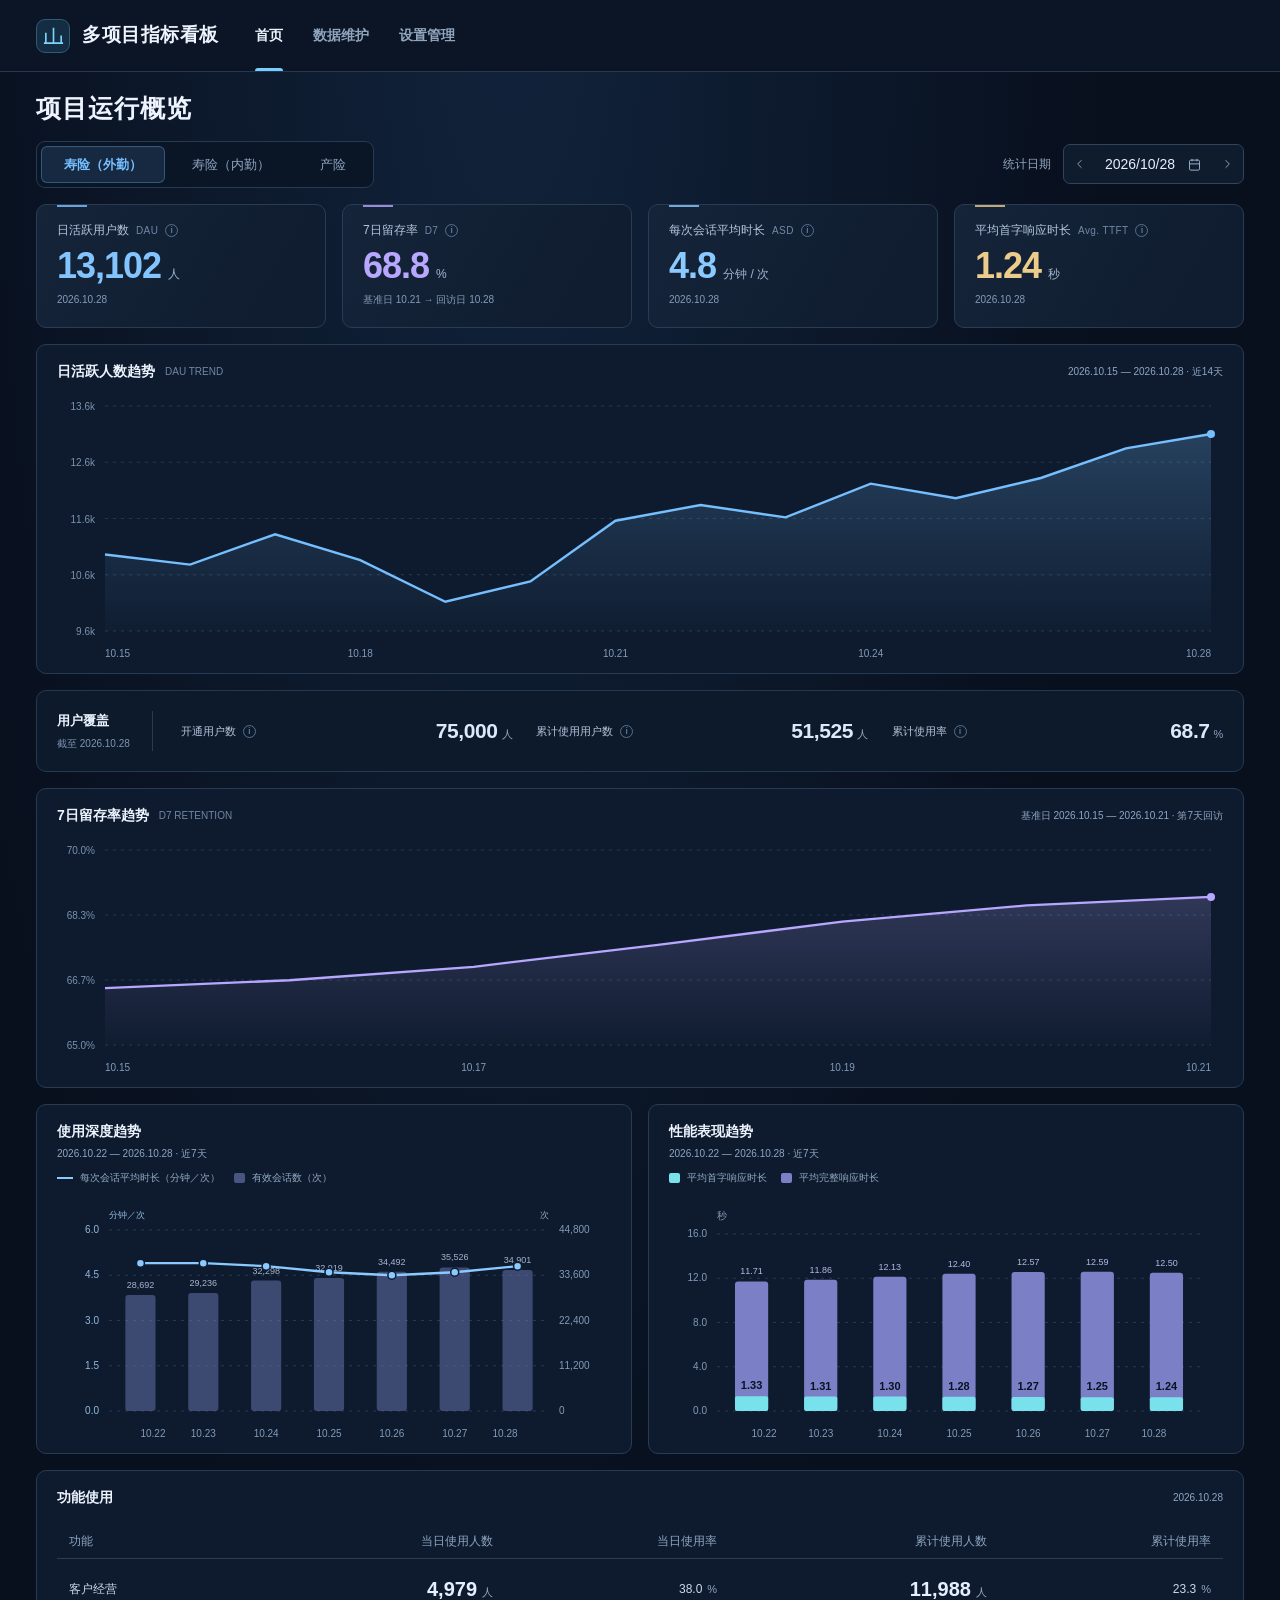
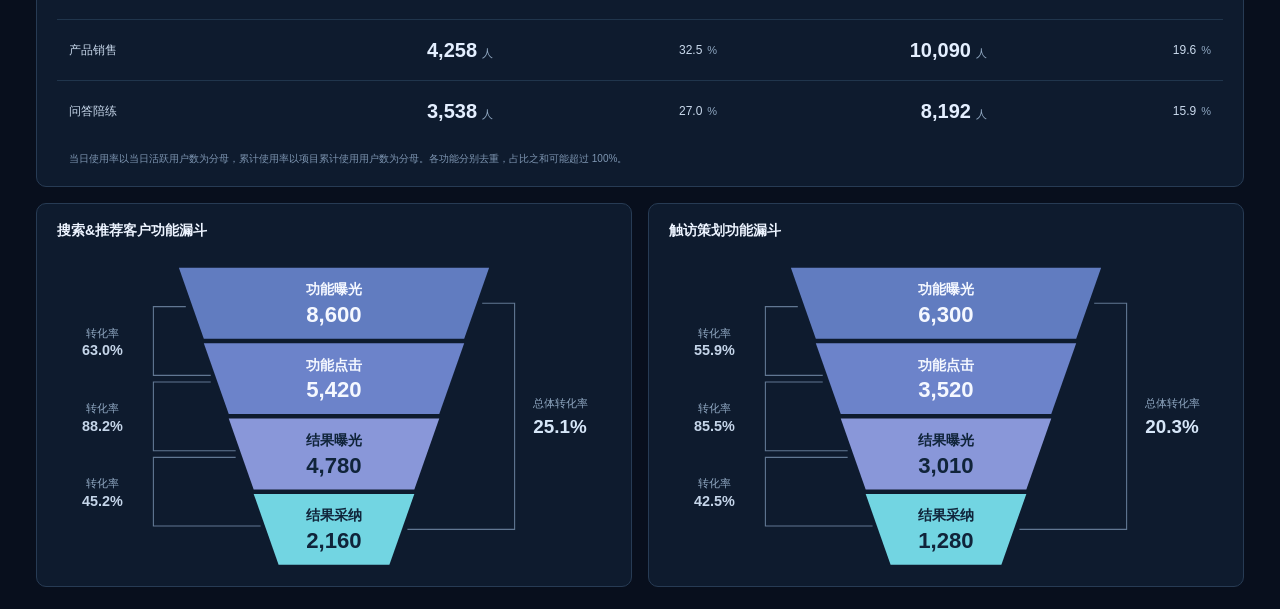
<file: 原型图/index.html>
<!doctype html>
<html lang="zh-CN">
<head>
<meta charset="utf-8">
<meta name="viewport" content="width=device-width, initial-scale=1">
<title>多项目指标看板</title>
<meta http-equiv="refresh" content="0;url=Dashboard首页_PC_v1.html#home">
</head>
<body><a href="Dashboard首页_PC_v1.html#home">进入首页</a></body>
</html>
</file>
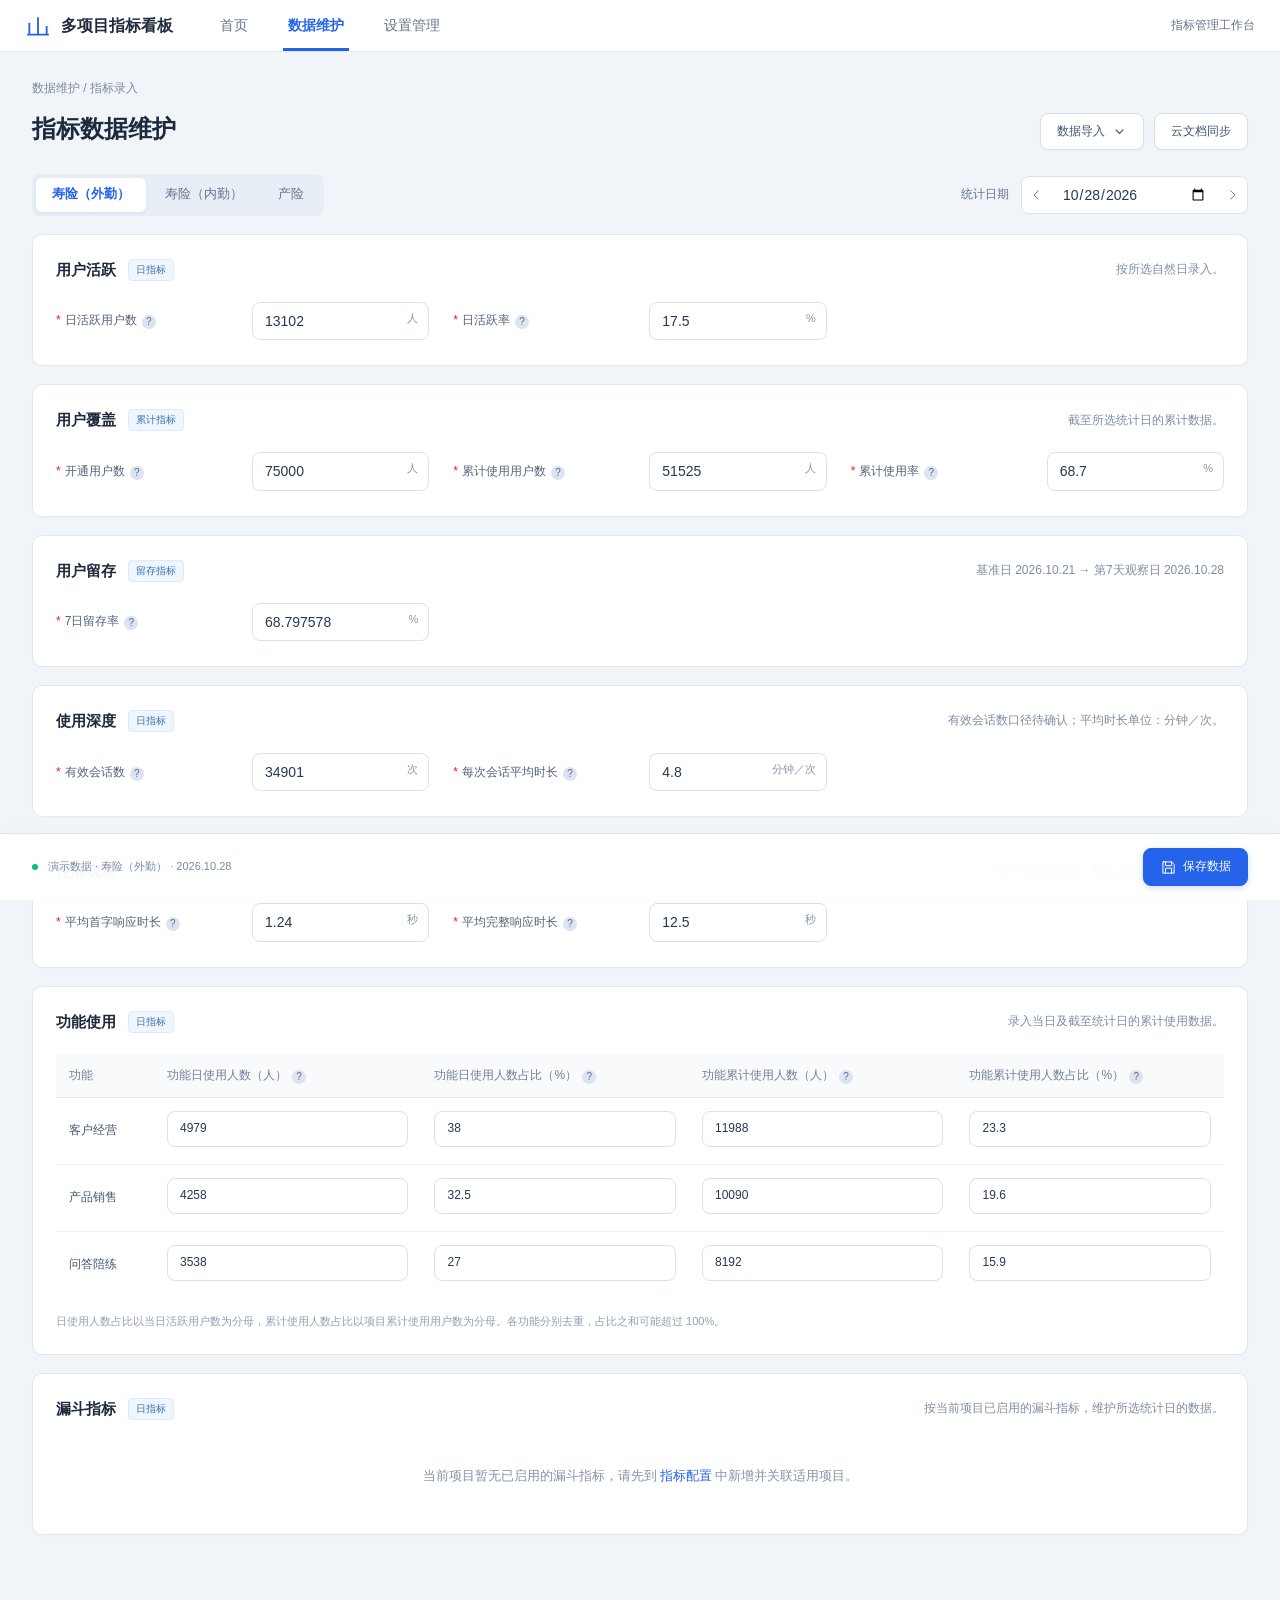
<file: 原型图/Dashboard数据维护_PC_v1.html>
<!doctype html>
<html lang="zh-CN"><head><meta charset="utf-8"><meta name="viewport" content="width=device-width,initial-scale=1"><title>数据维护 · 多项目指标看板</title>
<style>
:root{color-scheme:light;--blue:#2563eb;--ink:#1e293b;--muted:#64748b;--line:#e2e8f0;--bg:#f1f5f9;--radius:10px}*{box-sizing:border-box}body{margin:0;font:14px/1.6 'Noto Sans SC',-apple-system,BlinkMacSystemFont,sans-serif;color:var(--ink);background:var(--bg);font-variant-numeric:tabular-nums}button,input,select{font:inherit}button,a,select{cursor:pointer}button:disabled{cursor:not-allowed;opacity:.5}a{color:inherit;text-decoration:none}button:focus-visible,a:focus-visible,input:focus-visible,select:focus-visible{outline:2px solid #60a5fa;outline-offset:3px}button{transition:background .15s,border-color .15s}.topbar{height:52px;border-bottom:1px solid var(--line);background:#fff;display:flex;align-items:center;padding:0 25px;gap:42px;position:sticky;top:0;z-index:30}.brand{font-size:16px;font-weight:650;display:flex;gap:10px;align-items:center;white-space:nowrap}.brand svg{width:26px;height:26px;color:var(--blue)}.topnav{display:flex;height:100%;align-items:stretch;gap:30px}.topnav a,.topnav button{border:0;background:none;display:flex;align-items:center;padding:0 5px;color:#64748b;position:relative;font-size:14px}.topnav a.active{color:var(--blue);font-weight:600}.topnav a.active:after{content:'';position:absolute;height:3px;background:var(--blue);bottom:0;left:0;right:0}.topnote{margin-left:auto;color:#64748b;font-size:12px}.main{margin-left:0;padding:27px 32px 90px;max-width:1800px}.breadcrumb{font-size:12px;color:#7d8a9c;margin-bottom:14px}.page-heading{display:flex;align-items:center;justify-content:space-between;gap:20px;margin-bottom:23px}h1{font-size:24px;font-weight:600;line-height:1.4;margin:0 0 5px}.subtitle{font-size:12px;color:#7a899e;margin:0}.button{border:1px solid #d5dfeb;background:#fff;color:#42536b;padding:8px 16px;border-radius:8px;display:inline-flex;align-items:center;justify-content:center;gap:7px;font-size:12px;min-height:36px;font-weight:500;transition:all .15s ease;box-shadow:0 1px 2px rgba(15,42,75,.04)}.button:hover{background:#f8fafc;border-color:#93b4d8;box-shadow:0 2px 6px rgba(15,42,75,.08)}.button:active{transform:translateY(1px)}.button.primary{background:var(--blue);border-color:var(--blue);color:white;box-shadow:0 2px 6px rgba(37,99,235,.22)}.button.primary:hover{background:#1d4ed8;border-color:#1d4ed8;box-shadow:0 3px 8px rgba(37,99,235,.3)}.button svg{width:15px;height:15px}.actions{display:flex;align-items:center;gap:10px;flex-wrap:wrap}.panel{background:#fff;border:1px solid var(--line);border-radius:var(--radius);box-shadow:0 2px 6px #153a6703}.context-bar{display:flex;align-items:center;gap:22px;flex-wrap:wrap;margin-bottom:20px;background:#fff;border:1px solid var(--line);border-radius:10px;padding:16px 20px;box-shadow:0 2px 6px #153a6703}.context-grid{display:grid;grid-template-columns:minmax(210px,240px) minmax(170px,200px);gap:20px}label.field-label{display:block;font-size:12px;color:#52627a;margin:0 0 7px}.required{color:#dc2626;margin-right:4px}input,select{border:1px solid #d8e1ed;background:white;border-radius:8px;min-height:36px;padding:7px 12px;color:#253952;width:100%;transition:border-color .15s ease,box-shadow .15s ease}input[type=number]{appearance:textfield;-moz-appearance:textfield}input::-webkit-inner-spin-button{appearance:none}input:hover:not(:focus):not(:disabled),select:hover:not(:focus):not(:disabled){border-color:#b9c8dc}input:focus,select:focus{border-color:#60a5fa;outline:none;box-shadow:0 0 0 3px #dbeafe}input:disabled,select:disabled{background:#f6f8fb;color:#8793a5;cursor:default}input::placeholder{color:#a8b3c2;font-size:12px}.tabs{display:flex;gap:25px;border-bottom:1px solid #e2e8f0;background:white;padding:0 23px;border-radius:10px 10px 0 0;overflow:auto;white-space:nowrap}.tabs button{border:0;background:none;padding:15px 0;color:#687b93;font-size:13px;position:relative}.tabs button.active{color:#2563eb;font-weight:600}.tabs button.active:after{content:'';position:absolute;height:2px;bottom:0;left:0;right:0;background:#2563eb}.entry-grid{display:block}.form-panel{border-radius:10px;padding:23px}.section-heading{display:flex;justify-content:flex-start;align-items:center;gap:12px;margin-bottom:20px}.section-heading h2{font-size:15px;margin:0;font-weight:600}.heading-hint{font-size:12px;color:#7d8da2;margin-left:auto}.dropdown{position:relative;display:inline-flex}.dropdown-menu{display:none;position:absolute;top:calc(100% + 6px);left:0;min-width:150px;background:#fff;border:1px solid var(--line);border-radius:7px;box-shadow:0 8px 24px rgba(15,42,75,.12);z-index:60;padding:5px;flex-direction:column}.dropdown-menu.open{display:flex}.dropdown-item{display:flex;align-items:center;gap:8px;width:100%;padding:9px 12px;border:0;background:none;border-radius:5px;font-size:13px;color:#33415a;text-align:left}.dropdown-item:hover{background:#f1f5f9;color:var(--blue)}.tag{font-size:10px;border:1px solid #dbeafe;background:#eff6ff;color:#3b6eb2;padding:2px 7px;border-radius:4px;white-space:nowrap}.tag.gray{background:#f8fafc;color:#718198;border-color:#e2e8f0}.form-hint{font-size:12px;color:#7d8da2;margin:-9px 0 18px;line-height:1.8}.fields{display:grid;grid-template-columns:repeat(3,1fr);gap:20px 24px}.field{display:flex;align-items:center;flex-wrap:wrap;gap:0 12px}.field .field-label{flex-shrink:0;text-align:right;margin:0;white-space:nowrap}.field .input-wrap{flex:1;min-width:0}.field .field-error{flex-basis:100%;margin-top:2px}.input-wrap{position:relative}.input-wrap input{padding-right:50px}.input-unit{position:absolute;right:11px;top:8px;font-size:11px;color:#8795a8;pointer-events:none}.help-tip{display:inline-flex;align-items:center;justify-content:center;width:14px;height:14px;margin-left:5px;border-radius:50%;background:#dbe4f0;color:#5b6b84;font-size:10px;line-height:1;cursor:help;position:relative;vertical-align:-1px}.help-tip:hover::after,.help-tip:focus::after{content:attr(data-tip);position:absolute;bottom:130%;left:50%;transform:translateX(-50%);background:#1f3d64;color:#fff;font-size:11px;line-height:1.5;padding:7px 10px;border-radius:6px;white-space:normal;width:220px;max-width:240px;z-index:50;box-shadow:0 4px 14px rgba(0,0,0,.16);pointer-events:none}.help-tip:hover::before,.help-tip:focus::before{content:'';position:absolute;bottom:130%;left:50%;transform:translateX(-50%) translateY(6px);border:5px solid transparent;border-top-color:#1f3d64;z-index:50;pointer-events:none}.field-error{font-size:11px;color:#dc2626;margin-top:4px;min-height:0}.invalid input{border-color:#ef4444}.savebar{position:fixed;bottom:0;left:0;right:0;min-height:67px;padding:13px 32px;background:#fffffff5;border-top:1px solid #e2e8f0;display:flex;justify-content:space-between;align-items:center;gap:20px;z-index:15;box-shadow:0 -4px 18px #284a7105}.save-state{color:#7a8ca3;font-size:11px;display:flex;gap:10px;align-items:center}.status-dot{width:6px;height:6px;border-radius:50%;background:#a4b1c3;display:inline-block}.status-dot.dirty{background:#f59e0b}.status-dot.saved{background:#10b981}.savebar .button{min-width:105px}.error-banner{padding:10px 13px;border:1px solid #fecaca;background:#fff6f6;border-radius:5px;color:#b91c1c;font-size:12px;margin-bottom:18px}.error-banner:empty{display:none}.info-line{padding:10px 13px;border:1px solid #dbeafe;background:#f6faff;color:#4f74a8;font-size:11px;border-radius:5px;margin-top:18px}.feature-entry{overflow:auto}.data-table{width:100%;border-collapse:collapse;font-size:12px}.data-table th{color:#718198;font-weight:500;text-align:left;background:#f8fafc;padding:12px 13px;white-space:nowrap;border-bottom:1px solid #e2e8f0}.data-table td{padding:13px;border-bottom:1px solid #edf1f6;color:#425771;vertical-align:middle}.data-table tbody tr:last-child td{border-bottom:0}.data-table input{min-width:100px;width:115px;font-size:12px}.data-table .field-error{max-width:130px}.table-wrap{overflow:auto;max-height:550px}.table-wrap thead th{position:sticky;top:0;z-index:1}.function-foot{font-size:11px;color:#90a0b3;margin-top:15px}.empty-state{text-align:center;padding:65px 20px;color:#8190a5}.empty-state svg{width:44px;height:44px;color:#bdcbdc;margin-bottom:10px}.empty-state h3{font-size:14px;color:#5b6f8b;font-weight:500;margin:0 0 6px}.empty-state p{font-size:12px;margin:0}.subhead{font-size:13px;font-weight:500;margin:25px 0 12px}.import-layout{padding:24px}.upload-box{border:1px dashed #b7cce5;border-radius:8px;min-height:155px;display:flex;flex-direction:column;align-items:center;justify-content:center;gap:8px;background:#fbfdff;margin-top:19px;position:relative}.upload-box svg{width:28px;height:28px;color:#6b99d9}.upload-box strong{font-size:13px;font-weight:500;color:#526a8c}.upload-box small{color:#93a3b8;font-size:11px}.upload-box input{position:absolute;inset:0;width:100%;height:100%;opacity:0;cursor:pointer}.import-actions{display:flex;justify-content:space-between;align-items:center;gap:15px;margin:20px 0}.import-stat{font-size:12px;color:#637c99}.import-stat strong{color:#2563eb}.history-panel{padding:22px}.history-toolbar{display:flex;justify-content:space-between;gap:20px;margin-bottom:18px;font-size:12px;color:#768ba4}.history-toolbar input{max-width:250px}.text-button{border:none;background:none;color:#2563eb;font-size:12px;padding:2px 0}.change-detail{margin-top:20px;background:#f8fafc;border:1px solid #e2e8f0;border-radius:6px;padding:16px}.change-detail h3{font-size:13px;margin:0 0 12px}.sync-panel{padding:26px}.sync-top{display:flex;align-items:center;justify-content:space-between;gap:20px}.sync-top h2{font-size:16px;font-weight:600;margin:0}.sync-steps{display:grid;grid-template-columns:repeat(3,1fr);gap:18px;margin-top:28px}.sync-step{padding:20px;border:1px solid #e2e8f0;border-radius:7px}.sync-step strong{display:block;color:#526b8b;font-weight:500;font-size:13px;margin-bottom:8px}.sync-step p{margin:0;color:#91a1b5;font-size:12px}.notice{border-left:3px solid #cbd5e1;background:#f8fafc;padding:13px 16px;font-size:12px;color:#768aa3;margin-top:25px}.toast{position:fixed;top:69px;left:calc(50% + 100px);transform:translateX(-50%);background:#fff;border:1px solid #cbdced;box-shadow:0 5px 20px #1f41651f;border-radius:6px;padding:11px 18px;z-index:60;color:#31567d;font-size:12px;max-width:80vw}.toast[hidden]{display:none}[hidden]{display:none!important}.chip{font-size:10px;padding:2px 6px;border-radius:3px;background:#eff6ff;color:#4f78af}.chip.warn{background:#fff7ed;color:#b87e35}.counter{font-size:10px;margin-left:5px;color:#94a3b8}.confirm-reset{background:#fff7ed;border:1px solid #fed7aa;padding:10px 13px;border-radius:5px;margin-bottom:18px;display:flex;align-items:center;justify-content:space-between;gap:20px;font-size:12px;color:#9a672a}.readonly-note{font-size:11px;color:#8798af}.main h3{font-weight:500}body.collapsed .sidebar{width:52px;padding-left:7px;padding-right:7px}body.collapsed .side-link{padding:12px 10px}body.collapsed .side-link span,body.collapsed .side-title,body.collapsed .side-bottom{display:none}body.collapsed .main{margin-left:52px}body.collapsed .savebar{left:52px}body.collapsed .collapse{transform:rotate(180deg)}
@media(max-width:1250px){.entry-grid{grid-template-columns:1fr}.context-grid{gap:14px}.main{padding:24px 24px 90px}.topnote{display:none}.topbar{gap:32px}.fields{grid-template-columns:1fr 1fr;gap:18px}}@media(max-width:980px){.context-grid{grid-template-columns:1fr 1fr}.tabs{gap:19px}.topbar{gap:22px}.brand{font-size:14px}.topnav{gap:20px}}@media(max-width:720px){.main{padding:20px 15px 100px}.savebar{padding:12px 15px}.topbar{padding:0 14px;gap:18px}.brand svg{display:none}.brand{font-size:13px}.topnav{gap:14px}.topnav a,.topnav button{font-size:12px}.context-grid{grid-template-columns:1fr}.fields{grid-template-columns:1fr}.page-heading{align-items:flex-start;flex-direction:column}.tabs{padding:0 16px;gap:20px}.form-panel{padding:20px 16px}.save-state{max-width:150px;line-height:1.5}.sync-steps{grid-template-columns:1fr}.toast{left:50%}h1{font-size:22px}}@media(prefers-reduced-motion:reduce){*{transition:none!important}}
.form-panel .fields>.field{min-width:0;--metric-label-width:184px}.form-panel .fields>.field>.field-label{text-align:left;flex:0 0 var(--metric-label-width);width:var(--metric-label-width);max-width:var(--metric-label-width);white-space:normal;overflow-wrap:anywhere;line-height:1.6}.form-panel .fields>.field>.input-wrap{flex:1 1 0;min-width:0}.form-panel .fields>.field>.field-error{padding-left:calc(var(--metric-label-width) + 12px)}@media(max-width:720px){.form-panel .fields>.field{--metric-label-width:148px}}
.context-bar{background:transparent;border:0;box-shadow:none;padding:0;margin-bottom:18px}.context-grid{display:flex;align-items:center;justify-content:space-between;gap:16px;width:100%;flex-wrap:wrap}.project-switch{display:inline-flex;gap:3px;padding:4px;background:#e8eef6;border-radius:8px}.project-switch button{min-height:34px;padding:6px 16px;border:0;border-radius:6px;background:transparent;color:#64748b;font-size:13px;white-space:nowrap}.project-switch button.active{background:#fff;color:#2563eb;font-weight:600;box-shadow:0 1px 4px #0f2a7512}.date-switch{display:flex;align-items:center;gap:12px;flex-wrap:wrap}.date-switch>label{font-size:12px;color:#64748b;white-space:nowrap}.demo-range{font-size:11px;color:#94a3b8}.date-stepper{display:flex;align-items:center;gap:0;background:#fff;border:1px solid #d8e1ed;border-radius:8px;overflow:hidden}.date-stepper input{width:165px;border:0;border-radius:0;min-height:36px;padding:6px 10px}.date-stepper button{display:flex;align-items:center;justify-content:center;width:30px;height:36px;border:0;background:#fff;color:#64748b;flex-shrink:0}.date-stepper button:hover:not(:disabled){background:#eff6ff;color:#2563eb}.date-stepper svg{width:14px;height:14px}.date-stepper #nextDataDate svg{transform:rotate(180deg)}@media(max-width:720px){.demo-range{display:none}.context-grid{align-items:flex-start}.project-switch button{padding:6px 10px}}
.form-panel+.form-panel{margin-top:18px}.section-heading{flex-wrap:wrap}.heading-hint{max-width:65%}.feature-entry .data-table{min-width:760px}.feature-entry .data-table input{width:100%;min-width:120px}.feature-entry .help-tip:after{left:auto;right:0;transform:none}.feature-entry .help-tip:before{display:none}@media(max-width:720px){.heading-hint{margin-left:0;max-width:100%;flex-basis:100%}}
.funnel-metrics-empty{padding:25px 12px;text-align:center;color:#8793a5;font-size:13px}.funnel-metrics-empty a{color:#2563eb;margin:0 3px}.funnel-metric-code{display:block;color:#94a3b8;font-size:10px;font-weight:400;line-height:1.4}
</style></head>
<body>
<header class="topbar"><a class="brand" href="Dashboard首页_PC_v1.html#home"><svg viewBox="0 0 24 24" fill="none" stroke="currentColor" stroke-width="1.7"><path d="M4 20V9m8 11V4m8 16v-8M2 20h20"/></svg>多项目指标看板</a><nav class="topnav" aria-label="主导航"><a href="Dashboard首页_PC_v1.html#home">首页</a><a class="active" aria-current="page" href="#entry">数据维护</a><a href="Dashboard设置管理_PC_v1.html#projects">设置管理</a></nav><span class="topnote">指标管理工作台</span></header>
<main class="main"><div class="breadcrumb" id="breadcrumb">数据维护 / 指标录入</div><div class="page-heading"><div><h1 id="pageTitle">指标数据维护</h1><p class="subtitle" id="pageSubtitle">按项目、统计日期维护指标数据。</p></div><div class="actions" id="headingActions"></div></div>
<section class="context-bar" id="contextPanel"><div class="context-grid" id="contextGrid"></div></section>
<div class="tabs" role="tablist" aria-label="指标维度" id="categoryTabs"></div>
<section id="content"></section>
</main>
<footer class="savebar" id="savebar"><div class="save-state" id="saveState"></div><div class="actions"><button class="button primary" id="save"></button></div></footer>
<div class="toast" id="toast" role="status" aria-live="polite" hidden></div>
<script>
const $=s=>document.querySelector(s),$$=s=>Array.from(document.querySelectorAll(s));
const icon=(paths)=>`<svg viewBox="0 0 24 24" fill="none" stroke="currentColor" stroke-width="1.6" stroke-linecap="round" stroke-linejoin="round">${paths}</svg>`;
const icons={entry:icon('<path d="M14 3H5v18h14V8l-5-5Z"/><path d="M14 3v5h5M8 13h8m-8 4h6"/>'),import:icon('<path d="M12 16V3m-4 4 4-4 4 4M4 14v6h16v-6"/>'),history:icon('<path d="M3 11a9 9 0 1 1 2 7M3 4v7h7m2-5v6l4 2"/>'),sync:icon('<path d="M20 8a8 8 0 0 0-14-3L3 8m0-5v5h5m-4 8a8 8 0 0 0 14 3l3-3m0 5v-5h-5"/>'),arrow:icon('<path d="m14 5-7 7 7 7"/>'),save:icon('<path d="M4 3h13l4 4v14H3V3h1Zm3 0v6h10V3M7 21v-8h10v8"/>'),upload:icon('<path d="M12 16V3m-4 4 4-4 4 4M3 15v6h18v-6"/>'),empty:icon('<path d="M6 3h9l4 4v14H5V3h1Zm9 0v5h4M8 13h8m-8 4h5"/>')};
const projects=[{id:'life',name:'寿险（外勤）',functions:['客户经营','产品销售','问答陪练']},{id:'life-office',name:'寿险（内勤）',functions:['营销规划','面谈追踪','智能问数','内容创作']},{id:'property',name:'产险',functions:[]}];
const categories=[['activity','用户活跃'],['coverage','用户覆盖'],['retention','用户留存'],['depth','使用深度'],['performance','性能表现'],['functions','功能使用'],['funnel','漏斗指标']];
const metricCatalog=[{"category": "用户活跃", "english": "DAU / Daily Active Users", "name": "日活跃用户数", "key": true, "definition": "统计自然日内，至少发生过一次有效使用行为的去重用户数；同一用户当日多次使用只计 1 人。"}, {"category": "用户活跃", "english": "DAU Rate / Daily Active User Rate", "name": "日活跃率", "key": false, "definition": "日活跃用户数（DAU）÷ 同项目截至当日的开通用户数 × 100%。分子、分母采用相同用户范围。"}, {"category": "用户覆盖", "english": "Enabled Users", "name": "开通用户数", "key": false, "definition": "截至统计日，自项目上线以来累计获得使用权限的去重用户数；同一用户多次开通只计 1 人。"}, {"category": "用户覆盖", "english": "Cumulative Unique Users", "name": "累计使用用户数", "key": false, "definition": "自项目上线至统计日，至少发生过一次有效使用行为的去重用户数；同一用户跨日、跨会话只计 1 人。"}, {"category": "用户覆盖", "english": "Cumulative Adoption Rate", "name": "累计使用率", "key": false, "definition": "截至统计日的累计使用用户数 ÷ 同口径开通用户数 × 100%。分子、分母使用同一项目、同一统计截止日及用户范围。"}, {"category": "用户留存", "english": "D7 Retention / Day 7 Retention Rate", "name": "7日留存率", "key": true, "definition": "基准日 D 的活跃用户中，在 D+7 当天再次有效使用的去重人数 ÷ 基准日 D 的活跃用户数 × 100%。D 不限首次使用日；仅展示 D+7 已结束的批次，不按后续 7 天内任意回访计算。"}, {"category": "使用深度", "english": "", "name": "有效会话数", "key": false, "definition": ""}, {"category": "使用深度", "english": "ASD / Average Session Duration", "name": "每次会话平均时长", "key": true, "definition": "统计期内已结束的有效会话总时长 ÷ 同期已结束的有效会话数。分子、分母采用同一批会话；单位：分钟/次。会话起止及空闲处理规则待埋点方案确认。"}, {"category": "性能表现", "english": "Avg. TTFT / Average Time to First Token", "name": "平均首字响应时长", "key": true, "definition": "同一批可统计成功请求中，前端呈现首个有效回答内容时间与用户发送指令时间之差的总和 ÷ 请求数；单位：秒。不将加载提示或“思考中”状态计为首字。"}, {"category": "性能表现", "english": "Avg. Full Response Time", "name": "平均完整响应时长", "key": false, "definition": "同一批可统计成功请求中，前端完整呈现回答的结束时间与用户发送指令时间之差的总和 ÷ 请求数；单位：秒。包含开始推理前等待、首字等待及后续生成过程。"}, {"category": "功能使用", "english": "Feature UV / Feature Unique Users", "name": "功能日使用人数", "key": false, "definition": "统计期内，至少有效使用过一次指定功能的去重用户数；同一用户在同一功能中使用多次只计 1 人。不同功能分别去重。"}, {"category": "功能使用", "english": "Feature User Share", "name": "功能日使用人数占比", "key": false, "definition": "统计期内指定功能的去重使用人数 ÷ 同项目同期活跃用户数 × 100%。分子、分母采用相同用户范围；同一用户可使用多个功能，各功能占比之和可能超过 100%。"}, {"category": "功能使用", "english": "Cumulative Feature Unique Users", "name": "功能累计使用人数", "key": false, "definition": "自指定功能上线至统计日，至少有效使用过一次该功能的去重用户数；同一用户跨日、跨会话只计 1 人。"}, {"category": "功能使用", "english": "Cumulative Feature User Share", "name": "功能累计使用人数占比", "key": false, "definition": "截至统计日，指定功能累计去重使用人数 ÷ 同项目、同用户范围的累计使用用户数 × 100%。分子、分母使用同一截止日；各功能分别统计，占比之和可能超过 100%。"}];
const definition=name=>metricCatalog.find(m=>m.name===name)?.definition||'指标口径待确认（《项目指标与统计口径》暂未填写）。';
const titles={entry:['指标数据维护',''],import:['指标数据批量导入','下载当前维度的模板，校验文件后按统计期间批量保存。'],history:['数据校验与修改记录','查看各项目在本浏览器中的保存记录和修改明细。'],sync:['云文档同步','查看云文档数据来源与同步状态。']};
const names={day:'日',week:'周',month:'月'},today='2026-10-30',storageKey='dashboard-maintenance-v1';
const state={view:'entry',project:'life',category:'coverage',period:'day',anchor:'2026-10-28',cutoff:'2026-10-28',drafts:{},dirty:false,errors:{},importRows:[],importErrors:[],importFile:'',historyQuery:''};
let store={records:[],history:[]},storageAvailable=true;
try{const s=localStorage.getItem(storageKey);if(s){const v=JSON.parse(s);if(Array.isArray(v.records)&&Array.isArray(v.history))store=v}}catch{storageAvailable=false}
const esc=v=>String(v??'').replace(/[&<>"']/g,c=>({'&':'&amp;','<':'&lt;','>':'&gt;','"':'&quot;',"'":'&#39;'}[c]));
const clone=v=>JSON.parse(JSON.stringify(v));
const pretty=d=>d.replaceAll('-','.');
function parse(d){return new Date(d+'T12:00:00')}
function dateKey(d){return `${d.getFullYear()}-${String(d.getMonth()+1).padStart(2,'0')}-${String(d.getDate()).padStart(2,'0')}`}
function shift(d,n){const t=parse(d);t.setDate(t.getDate()+n);return dateKey(t)}
function monday(d){const t=parse(d);t.setDate(t.getDate()-(t.getDay()+6)%7);return dateKey(t)}
function rangeFor(cat){return{start:state.cutoff,end:state.cutoff}}
function metadata(){return metaOf(state.category)}
function recordKey(m){return [m.project,m.category,m.period,m.start,m.end,m.actualEnd].join('|')}
function savedCurrent(){return store.records.find(r=>r.key===recordKey(metadata()))}
function n(d,k){const v=d[k];return v===undefined||v===null||String(v).trim()===''?null:Number(v)}
function project(){return projects.find(p=>p.id===state.project)}
function configuredFunnelMetrics(pid){try{const settings=JSON.parse(localStorage.getItem('dashboard-settings-v2')||'{}');return(Array.isArray(settings.metrics)?settings.metrics:[]).filter(m=>m.dim==='漏斗指标'&&m.enabled!==false&&(m.projects||[]).includes(pid))}catch{return[]}}
function fields(cat,pid=state.project){if(cat==='funnel')return configuredFunnelMetrics(pid).map(m=>({id:m.id,label:m.name,code:m.code,unit:m.unit||'',kind:['人','次'].includes(m.unit)?'int':'decimal',help:m.definition||'指标口径待确认。'}));const make=(id,label,unit,kind='decimal')=>({id,label,unit,kind,help:definition(label)});if(cat==='activity')return[make('activeDay','日活跃用户数','人','int'),make('activeRateDay','日活跃率','%')];if(cat==='coverage')return[make('enabled','开通用户数','人','int'),make('cumulative','累计使用用户数','人','int'),make('rate','累计使用率','%')];if(cat==='retention')return[make('d7RetentionRate','7日留存率','%')];if(cat==='depth')return[make('completedSessionCount','有效会话数','次','int'),make('sessionDurationAvg','每次会话平均时长','分钟／次')];if(cat==='performance')return[make('ttftDay','平均首字响应时长','秒'),make('completeDay','平均完整响应时长','秒')];return projects.find(p=>p.id===pid).functions.flatMap((name,i)=>[make('f'+i+'Day',name+'·功能日使用人数','人','int'),make('f'+i+'ShareDay',name+'·功能日使用人数占比','%'),make('f'+i+'Cumulative',name+'·功能累计使用人数','人','int'),make('f'+i+'CumShare',name+'·功能累计使用人数占比','%')].map(f=>({...f,help:definition(f.label.split('·')[1])})))}

function validate(data,m,partial=false){const err={},fs=fields(m.category,m.project);if([m.start,m.end,m.actualEnd].some(d=>!/^\d{4}-\d{2}-\d{2}$/.test(d||'')||Number.isNaN(parse(d).getTime())||dateKey(parse(d))!==d))err['_all_'+m.category]='请填写有效的统计日期';for(const f of fs){const raw=String(data[f.id]??'').trim();if(!raw){if(!partial&&!(f.id==='sessionDurationAvg'&&n(data,'completedSessionCount')===0))err[f.id]='请填写'+f.label;continue}const valid=f.kind==='int'?(/^\d+$/.test(raw)&&Number.isSafeInteger(Number(raw))):/^\d+(\.\d{1,6})?$/.test(raw);if(!valid||!Number.isFinite(Number(raw)))err[f.id]=f.kind==='int'?'请输入非负整数':'请输入非负数，最多 6 位小数';else if(f.unit==='%'&&Number(raw)>100)err[f.id]='比例应在 0～100% 之间'}
if(m.category==='coverage'&&n(data,'cumulative')!==null&&n(data,'enabled')!==null&&n(data,'cumulative')>n(data,'enabled'))err.cumulative='累计使用人数不能超过开通用户数';
if(m.category==='performance'&&n(data,'ttftDay')!==null&&n(data,'completeDay')!==null&&n(data,'ttftDay')>n(data,'completeDay'))err.completeDay='完整响应时长不能小于首字响应时长';
if(m.category==='depth'&&n(data,'completedSessionCount')===0&&n(data,'sessionDurationAvg')!==null)err.sessionDurationAvg='有效会话数为 0 时，平均时长应留空';
if(m.category==='functions')projects.find(p=>p.id===m.project).functions.forEach((_,i)=>{const a=n(data,'f'+i+'Day'),b=n(data,'f'+i+'Cumulative');if(a!==null&&b!==null&&a>b)err['f'+i+'Day']='功能日使用人数不能超过累计使用人数'});
if(m.actualEnd>today)err['_all_'+m.category]='不能保存未来日期的数据';if(m.category==='retention'&&m.actualEnd>=today)err['_all_'+m.category]='仅可保存第7天观察日已结束的留存数据';if(m.start!==m.end||m.start!==m.actualEnd)err['_all_'+m.category]='统计开始日、结束日与数据截止日须一致';return err}

function toast(t){$('#toast').textContent=t;$('#toast').hidden=false;clearTimeout(window.toastTimer);window.toastTimer=setTimeout(()=>$('#toast').hidden=true,4200)}
function persist(next){try{localStorage.setItem(storageKey,JSON.stringify(next));store=next;storageAvailable=true;return true}catch{toast('保存失败：当前浏览器无法写入本地存储，请检查存储权限或空间。');return false}}
function loadDraft(){state.drafts={};for(const cat of categories.map(c=>c[0])){const saved=store.records.find(r=>r.key===recordKey(metaOf(cat)));state.drafts[cat]=Object.fromEntries(fields(cat).filter(f=>saved?.data[f.id]!==undefined).map(f=>[f.id,saved.data[f.id]]))}state.dirty=false;state.errors={};state.importRows=[];state.importErrors=[];state.importFile=''}
function saveRecord(data,m,source='手工录入',target=store){const k=recordKey(m),old=target.records.find(r=>r.key===k),id='r'+Date.now()+Math.random().toString(36).slice(2,6),at=new Date().toLocaleString('zh-CN',{hour12:false});const rec={key:k,meta:clone(m),data:m.category==='funnel'?{...clone(old?.data||{}),...clone(data)}:clone(data),source,at,id:old?.id||id};target.records=target.records.filter(r=>r.key!==k);target.records.push(rec);target.history.unshift({id,at,key:k,meta:clone(m),before:old?.data||{},after:clone(data),source,action:old?'修改':'新增'});return rec}
function save(){state.errors={};let hasError=false;const next=clone(store);let savedCount=0;for(const cat of categories.map(c=>c[0])){if(cat==='functions'&&!project().functions.length)continue;const m=metaOf(cat),data=cat==='funnel'?Object.fromEntries(fields(cat).filter(f=>Object.hasOwn(draftOf(cat),f.id)).map(f=>[f.id,draftOf(cat)[f.id]])):draftOf(cat);if(!fields(cat).some(f=>String(data[f.id]??'').trim()!==''))continue;const err=validate(data,m);if(Object.keys(err).length){hasError=true;Object.assign(state.errors,err)}else if(Object.values(data).some(v=>String(v??'').trim()!=='')){saveRecord(data,m,'手工录入',next);savedCount++}}if(hasError){renderContent();const first=$('#errorBanner-'+categories.find(c=>state.errors['_all_'+c[0]]||Object.keys(state.errors).some(k=>fields(c[0]).some(f=>state.errors[f.id])))?.[0]);if(first)first.scrollIntoView({block:'center',behavior:'smooth'});return}if(persist(next)){state.dirty=false;drafts.clear();renderAll();toast(savedCount?`已保存 ${savedCount} 个维度到当前浏览器。`:'未填写任何数据。')}}
function draftOf(cat){return state.drafts[cat]??(state.drafts[cat]={})}
function fieldHtml(f,cat){const d=draftOf(cat);return `<div class="field ${state.errors[f.id]?'invalid':''}" id="wrap-${f.id}"><label class="field-label" for="input-${f.id}">${f.id==='sessionDurationAvg'&&n(d,'completedSessionCount')===0?'':'<span class="required">*</span>'}${esc(f.label)}${cat==='funnel'?`<small class="funnel-metric-code">${esc(f.code||'')}</small>`:''}${f.help?`<span class="help-tip" tabindex="0" data-tip="${esc(f.help)}">?</span>`:''}</label><div class="input-wrap"><input id="input-${f.id}" data-field="${f.id}" data-cat="${cat}" inputmode="${f.kind==='int'?'numeric':'decimal'}" value="${esc(d[f.id]??'')}" placeholder="${f.kind==='int'?'请输入人数或次数':'请输入数值'}" autocomplete="off" aria-describedby="error-${f.id}"><span class="input-unit">${esc(f.unit)}</span></div><div class="field-error" id="error-${f.id}">${esc(state.errors[f.id]||'')}</div></div>`}
function functionHtml(cat){if(!project().functions.length)return `<div class="empty-state">${icons.empty}<h3>该项目尚未配置功能清单</h3><p>配置完成后，可维护各功能的使用数据。</p></div>`;const d=draftOf(cat);const columns=[['Day','功能日使用人数','人'],['ShareDay','功能日使用人数占比','%'],['Cumulative','功能累计使用人数','人'],['CumShare','功能累计使用人数占比','%']];return `<div class="feature-entry"><table class="data-table"><thead><tr><th>功能</th>${columns.map(c=>`<th>${c[1]}（${c[2]}）<span class="help-tip" tabindex="0" data-tip="${esc(definition(c[1]))}">?</span></th>`).join('')}</tr></thead><tbody>${project().functions.map((name,i)=>`<tr><td>${esc(name)}</td>${columns.map(([suffix,label,unit])=>{const key='f'+i+suffix;return `<td><input data-field="${key}" data-cat="${cat}" aria-label="${name}·${label}" inputmode="${unit==='人'?'numeric':'decimal'}" placeholder="—" value="${esc(d[key]??'')}"><div class="field-error" id="error-${key}">${esc(state.errors[key]||'')}</div></td>`}).join('')}</tr>`).join('')}</tbody></table></div><div class="function-foot">日使用人数占比以当日活跃用户数为分母，累计使用人数占比以项目累计使用用户数为分母。各功能分别去重，占比之和可能超过 100%。</div>`}
function sectionHtml(cat){const descriptor=cat==='coverage'?'累计指标':cat==='retention'?'留存指标':'日指标';const hints={activity:'按所选自然日录入。',coverage:'截至所选统计日的累计数据。',retention:'基准日 '+pretty(shift(state.cutoff,-7))+' → 第7天观察日 '+pretty(state.cutoff),depth:'有效会话数口径待确认；平均时长单位：分钟／次。',performance:'同一批成功请求，均从发送指令开始计时。',functions:'录入当日及截至统计日的累计使用数据。',funnel:'按当前项目已启用的漏斗指标，维护所选统计日的数据。'};return `<section class="panel form-panel" data-section="${cat}"><div class="section-heading"><h2>${categories.find(x=>x[0]===cat)[1]}</h2><span class="tag">${descriptor}</span><span class="heading-hint">${hints[cat]}</span></div><div class="error-banner" id="errorBanner-${cat}">${state.errors['_all_'+cat]?esc(state.errors['_all_'+cat]):''}</div>${cat==='functions'?functionHtml(cat):cat==='funnel'&&!fields(cat).length?`<div class="funnel-metrics-empty">当前项目暂无已启用的漏斗指标，请先到<a href="Dashboard设置管理_PC_v1.html#metrics">指标配置</a>中新增并关联适用项目。</div>`:`<div class="fields">${fields(cat).map(f=>fieldHtml(f,cat)).join('')}</div>`}${cat==='retention'&&draftOf(cat).d7RetentionRate===undefined&&store.records.some(r=>r.meta.project===state.project&&r.meta.category==='retention'&&r.meta.actualEnd===state.cutoff&&r.data.retentionRate!==undefined)?'<div class="info-line">已有次周留存数据保留在历史记录中，请按7日留存口径重新维护。</div>':''}</section>`}

function formHtml(){return `<div class="entry-grid">${categories.map(c=>sectionHtml(c[0])).join('')}</div>`}
function metaOf(cat){const r=rangeFor(cat);const m={project:state.project,category:cat,period:cat==='coverage'?'cumulative':'day',anchor:state.cutoff,cutoff:state.cutoff,start:r.start,end:r.end,actualEnd:r.end};if(cat==='retention'){m.baselineDate=shift(r.end,-7);m.observationDate=r.end}return m}


function demoDataFor(projectIndex,dateIndex){const round=(v,n=1)=>Number(v.toFixed(n)),enabled=[75000,20000,10000][projectIndex],cumulative=[[50800,51000,51240,51525],[10830,10900,10960,11040],[4110,4160,4210,4260]][projectIndex][dateIndex],activeDay=Math.round([13102,3016,1186][projectIndex]*[.88,.94,.97,1][dateIndex]),date='2026-10-'+(25+dateIndex),i=11+dateIndex,series=[[10420,10960,10780,11320,10860,10120,10480,11560,11840,11620,12220,11960,12320,12846,13102],[2180,2260,2140,2340,2490,2310,2240,2380,2570,2460,2690,2810,2780,2968,3016],[760,810,790,850,870,820,840,910,920,890,970,1020,1080,1152,1186]][projectIndex],cohort=series[i-7],offset=3-dateIndex,target=[.688,.642,.605][projectIndex]-offset*.004+Math.sin(offset*1.1)*.002;const data={coverage:{enabled,cumulative,rate:round(cumulative/enabled*100)},activity:{activeDay,activeRateDay:round(activeDay/enabled*100)},depth:{completedSessionCount:Math.round(activeDay*(2.6+Math.sin(i*.65)*.2)),sessionDurationAvg:round([4.8,5.6,4.2][projectIndex]+(activeDay/series.at(-1)-1)*1.2+(Math.sin(i*.9)-Math.sin(14*.9))*.22)},performance:{ttftDay:round(1.18+projectIndex*.2+dateIndex*.02,2),completeDay:round(11.6+projectIndex*1.2+dateIndex*.3)},retention:{d7RetentionRate:round(Math.round(cohort*target)/cohort*100,6)},functions:{}};projects[projectIndex].functions.forEach((_,j)=>{const cum=Math.round((12000-j*1900)*[1,.23,.09][projectIndex]*(.96+dateIndex*.013)),users=Math.min(cum,Math.round(activeDay*(.38-j*.055)));Object.assign(data.functions,{['f'+j+'Day']:users,['f'+j+'ShareDay']:round(users/activeDay*100),['f'+j+'Cumulative']:cum,['f'+j+'CumShare']:round(cum/cumulative*100)})});return data}
function seedDemoData(){const next=clone(store);let added=0;projects.forEach((p,i)=>{for(let d=0;d<4;d++){const date='2026-10-'+(25+d),data=demoDataFor(i,d);for(const [cat] of categories){if(cat==='funnel')continue;if(cat==='functions'&&!p.functions.length)continue;const meta={project:p.id,category:cat,period:cat==='coverage'?'cumulative':'day',anchor:date,cutoff:date,start:date,end:date,actualEnd:date};if(cat==='retention'){meta.baselineDate=shift(date,-7);meta.observationDate=date}const old=next.records.find(r=>r.key===recordKey(meta));if(old){if(old.source!=='演示造数')continue;const missing=Object.fromEntries(Object.entries(data[cat]).filter(([k])=>old.data[k]===undefined));if(!Object.keys(missing).length)continue;saveRecord({...old.data,...missing},meta,'演示造数',next);added++;continue}if(Object.keys(validate(data[cat],meta)).length)throw Error('演示数据校验失败：'+p.id+' '+date+' '+cat);saveRecord(data[cat],meta,'演示造数',next);added++}}});if(added){store=next;try{localStorage.setItem(storageKey,JSON.stringify(next))}catch{storageAvailable=false}}return added}

function refreshState(){const saved=store.records.filter(r=>r.meta.project===state.project&&r.meta.actualEnd===state.cutoff),isDemo=saved.length&&saved.every(r=>r.source==='演示造数');$('#saveState').innerHTML=`<span class="status-dot ${state.dirty?'dirty':saved.length?'saved':''}"></span>${state.dirty?'有未保存的修改':isDemo?'演示数据 · '+project().name+' · '+pretty(state.cutoff):saved.length?'当前项目与日期已保存到本浏览器':'当前项目与统计日期尚无保存记录'}`}
function contextHtml(){return `<div class="project-switch" role="group" aria-label="切换项目">${projects.map(p=>`<button type="button" data-project-switch="${p.id}" class="${state.project===p.id?'active':''}" aria-pressed="${state.project===p.id}">${p.name}</button>`).join('')}</div><div class="date-switch"><label for="cutoff">统计日期</label><div class="date-stepper"><button type="button" id="prevDataDate" aria-label="前一天">${icons.arrow}</button><input id="cutoff" type="date" value="${state.cutoff}" max="${today}" aria-label="切换统计日期"><button type="button" id="nextDataDate" aria-label="后一天" ${state.cutoff>=today?'disabled':''}>${icons.arrow}</button></div></div>`}
function changeContext(mutator){if(state.dirty){stashDraft()}mutator();loadDraft();restoreDraft();renderAll()}
const drafts=new Map();function stashDraft(){for(const cat of categories.map(c=>c[0]))drafts.set(recordKey(metaOf(cat)),{data:clone(draftOf(cat))})}
function restoreDraft(){for(const cat of categories.map(c=>c[0])){const d=drafts.get(recordKey(metaOf(cat)));if(d){state.drafts[cat]=clone(d.data);state.dirty=true}}}
function bindContext(){$$('[data-project-switch]').forEach(button=>button.onclick=()=>{if(button.dataset.projectSwitch!==state.project)changeContext(()=>state.project=button.dataset.projectSwitch)});$('#cutoff').onchange=e=>{if(!e.target.value){e.target.value=state.cutoff;return}if(e.target.value>today){toast('不能选择未来日期。');e.target.value=state.cutoff;return}changeContext(()=>{state.cutoff=e.target.value;state.anchor=e.target.value})};$('#prevDataDate').onclick=()=>changeContext(()=>{state.cutoff=shift(state.cutoff,-1);state.anchor=state.cutoff});$('#nextDataDate').onclick=()=>{if(state.cutoff>=today)return;changeContext(()=>{state.cutoff=shift(state.cutoff,1);state.anchor=state.cutoff})}}
function bindImportDropdown(){const btn=$('#importBtn'),menu=$('#importMenu');btn.onclick=e=>{e.stopPropagation();menu.classList.toggle('open');btn.setAttribute('aria-expanded',menu.classList.contains('open'))};$('#menuTemplate').onclick=()=>{menu.classList.remove('open');btn.setAttribute('aria-expanded','false');downloadTemplate()};$('#menuUpload').onclick=()=>{menu.classList.remove('open');btn.setAttribute('aria-expanded','false');if(state.dirty){stashDraft()}location.hash='import'};document.addEventListener('click',e=>{if(menu.classList.contains('open')&&!btn.contains(e.target)){menu.classList.remove('open');btn.setAttribute('aria-expanded','false')}})}
function renderAll(){const t=titles[state.view];$('#pageTitle').textContent=t[0];$('#pageSubtitle').textContent=t[1];$('#breadcrumb').textContent='数据维护 / '+({entry:'指标录入',import:'批量导入',history:'校验与修改记录',sync:'云文档同步'}[state.view]);$$('[data-view]').forEach(a=>a.classList.toggle('active',a.dataset.view===state.view));$('#contextPanel').hidden=state.view==='sync';$('#contextGrid').innerHTML=contextHtml();if(state.view!=='sync')bindContext();$('#categoryTabs').hidden=true;$('#headingActions').innerHTML=state.view==='entry'?`<div class="dropdown" id="importDropdown"><button class="button" id="importBtn">数据导入<svg viewBox="0 0 24 24" fill="none" stroke="currentColor" stroke-width="2" width="14" height="14"><path d="m6 9 6 6 6-6"/></svg></button><div class="dropdown-menu" id="importMenu"><button class="dropdown-item" id="menuTemplate">模板下载</button><button class="dropdown-item" id="menuUpload">数据上传</button></div></div><button class="button" id="syncBtn">云文档同步</button>`:state.view==='import'?'<button class="button" id="backEntry">返回录入</button>':state.view==='sync'?'<button class="button" id="backEntry">返回录入</button>':state.view==='history'?'<button class="button" id="backEntry">返回录入</button>':'';$('#savebar').hidden=state.view!=='entry';$('#save').innerHTML=icons.save+'保存数据';renderContent();refreshState();if($('#template'))$('#template').onclick=downloadTemplate;if($('#importBtn'))bindImportDropdown();if($('#syncBtn'))$('#syncBtn').onclick=()=>{if(state.dirty){stashDraft()}location.hash='sync'};if($('#backEntry'))$('#backEntry').onclick=()=>{location.hash='entry'}}
function renderContent(){$('#content').innerHTML=state.view==='entry'?formHtml():state.view==='import'?importHtml():state.view==='history'?historyHtml():syncHtml();if(state.view==='entry'){$$('[data-field]').forEach(input=>{input.oninput=()=>{const cat=input.dataset.cat;draftOf(cat)[input.dataset.field]=input.value;state.dirty=true;const partial=validate(draftOf(cat),metaOf(cat),true),error=partial[input.dataset.field]||'';const el=$('#error-'+input.dataset.field);if(el)el.textContent=error;input.closest('.field')?.classList.toggle('invalid',!!error)}})}if(state.view==='import')bindImport();if(state.view==='history')bindHistory()}
function fillSample(){const i=projects.findIndex(p=>p.id===state.project),d=Math.max(0,Math.min(3,Math.round((parse(state.cutoff)-parse('2026-10-25'))/86400000)));state.drafts=clone(demoDataFor(i,d));state.dirty=true;state.errors={};renderContent();toast('已填入演示样本，尚未保存。')}

function historyHtml(){let rows=store.history.filter(h=>h.meta.project===state.project&&h.meta.category===state.category);if(state.historyQuery)rows=rows.filter(h=>(h.at+' '+h.source+' '+h.meta.start).includes(state.historyQuery));return `<section class="panel history-panel"><div class="history-toolbar"><span>共 ${rows.length} 条修改记录</span><label class="field-label" for="historyCatSelect">维度</label><select id="historyCatSelect">${categories.map(([id,name])=>`<option value="${id}" ${state.category===id?'selected':''}>${name}</option>`).join('')}</select><input id="historySearch" placeholder="搜索日期或来源" value="${esc(state.historyQuery)}" aria-label="搜索修改记录"></div>${rows.length?`<div class="table-wrap"><table class="data-table"><thead><tr><th>保存时间</th><th>统计期间</th><th>操作</th><th>来源</th><th></th></tr></thead><tbody>${rows.map(h=>`<tr><td>${esc(h.at)}</td><td>${pretty(h.meta.start)}${h.meta.start!==h.meta.end?'–'+pretty(h.meta.end):''}</td><td><span class="chip">${h.action}</span></td><td>${h.source}</td><td><button class="text-button" data-history="${h.id}">查看明细</button></td></tr>`).join('')}</tbody></table></div>`:`<div class="empty-state">${icons.empty}<h3>未找到匹配结果</h3><p>当前项目与维度尚无保存记录。</p></div>`}<div id="changeDetail"></div></section>`}
function bindHistory(){$('#historyCatSelect')&&($('#historyCatSelect').onchange=e=>{state.category=e.target.value;renderContent()});if($('#historySearch'))$('#historySearch').onchange=e=>{state.historyQuery=e.target.value;renderContent()};$$('[data-history]').forEach(b=>b.onclick=()=>{const h=store.history.find(h=>h.id===b.dataset.history);const legacyLabels={activeWeek:'周活跃用户数（旧指标）',activeMonth:'月活跃用户数（旧指标）',activeRateWeek:'周活跃率（旧指标）',activeRateMonth:'月活跃率（旧指标）',retentionRate:'次周留存率（旧口径）',sessionsDay:'日人均使用次数（旧指标）',sessionsWeek:'周人均使用次数（旧指标）',sessionsMonth:'月人均使用次数（旧指标）',turnsDay:'日人均对话轮次（旧指标）',turnsWeek:'周人均对话轮次（旧指标）',turnsMonth:'月人均对话轮次（旧指标）',responseDay:'日平均响应时长（旧指标）',responseWeek:'周平均响应时长（旧指标）',responseMonth:'月平均响应时长（旧指标）'};const current=fields(h.meta.category,h.meta.project),fs=[...current,...Array.from(new Set([...Object.keys(h.before),...Object.keys(h.after)])).filter(id=>!current.some(f=>f.id===id)).map(id=>({id,label:legacyLabels[id]||configuredFunnelMetrics(h.meta.project).find(m=>m.id===id)?.name||id+'（旧字段）'}))];$('#changeDetail').innerHTML=`<div class="change-detail"><h3>${esc(h.action)}明细 · ${esc(h.at)}</h3><div class="table-wrap"><table class="data-table"><thead><tr><th>指标 / 基础数据</th><th>修改前</th><th>修改后</th></tr></thead><tbody>${fs.filter(f=>String(h.before[f.id]??'')!==String(h.after[f.id]??'')).map(f=>`<tr><td>${esc(f.label)}</td><td>${esc(h.before[f.id]??'—')}</td><td>${esc(h.after[f.id]??'—')}</td></tr>`).join('')}</tbody></table></div></div>`})}
function syncHtml(){return `<section class="panel sync-panel"><div class="sync-top"><div><h2>云文档数据来源</h2><p class="subtitle">为项目配置来源后，可查看同步结果及异常。</p></div><span class="tag gray">待配置</span></div><div class="sync-steps"><div class="sync-step"><strong>1. 确定文档平台</strong><p>腾讯文档、飞书或其他平台尚未确定。</p></div><div class="sync-step"><strong>2. 配置项目与字段</strong><p>建立项目、指标、统计周期的字段映射。</p></div><div class="sync-step"><strong>3. 同步与校验</strong><p>接入后展示同步状态和数据校验结果。</p></div></div><div class="notice">当前未连接云文档。可先通过手工录入或 CSV 导入维护数据。</div><div class="empty-state">${icons.sync}<h3>暂无同步任务</h3></div></section>`}
const csvEncode=v=>'"'+String(v??'').replaceAll('"','""')+'"';
function csvParse(text){text=text.replace(/^\uFEFF/,'');const rows=[];let row=[],field='',quoted=false;for(let i=0;i<text.length;i++){const c=text[i];if(c==='"'){if(quoted&&text[i+1]==='"'){field+='"';i++}else quoted=!quoted}else if(c===','&&!quoted){row.push(field);field=''}else if((c==='\n'||c==='\r')&&!quoted){if(c==='\r'&&text[i+1]==='\n')i++;row.push(field);if(row.some(x=>x.trim()))rows.push(row);row=[];field=''}else field+=c}if(quoted)throw Error('文件包含未闭合的引号');row.push(field);if(row.some(x=>x.trim()))rows.push(row);return rows}
function downloadTemplate(){if(!fields(state.category).length){toast('当前项目暂无可维护指标，请先到指标配置中添加。');return}const m=metaOf(state.category);const headers=['项目','维度','期间类型','统计开始日','统计结束日','数据截止日',...fields(state.category).map(f=>f.label)];const vals=[project().name,categories.find(c=>c[0]===state.category)[1],m.period,m.start,m.end,m.actualEnd,...fields(state.category).map(()=> '')];const content='\ufeff'+[headers,vals].map(row=>row.map(csvEncode).join(',')).join('\r\n');const a=document.createElement('a');a.href=URL.createObjectURL(new Blob([content],{type:'text/csv;charset=utf-8'}));a.download=`${project().name}_${categories.find(c=>c[0]===state.category)[1]}_模板.csv`;a.click();URL.revokeObjectURL(a.href)}
function importHtml(){return `<section class="panel import-layout"><div class="section-heading"><h2>${categories.find(c=>c[0]===state.category)[1]} · 批量导入</h2><span class="tag gray">CSV</span></div><p class="form-hint">按当前项目与维度下载模板，可用 Excel 编辑后另存为 UTF-8 CSV。支持多个统计期间；已有同键记录默认跳过。</p><div class="import-cat"><label class="field-label" for="importCatSelect">维度</label><select id="importCatSelect">${categories.map(([id,name])=>`<option value="${id}" ${state.category===id?'selected':''}>${name}</option>`).join('')}</select></div><label class="upload-box">${icons.upload}<strong>${state.importFile?esc(state.importFile):'点击选择 CSV 文件'}</strong><small>单个文件不超过 2 MB，最多 1,000 条数据</small><input id="importFile" type="file" accept=".csv,text/csv" aria-label="选择 CSV 文件"></label><div class="import-actions"><div class="import-stat" id="importStat">${state.importRows.length?`校验通过 <strong>${state.importRows.length}</strong> 条，错误 <strong>${state.importErrors.length}</strong> 条`:'选择文件后先进行校验，确认后才保存。'}</div><button class="button primary" id="commitImport" ${!state.importRows.length?'disabled':''}>导入通过的数据</button></div>${state.importErrors.length?`<div class="error-banner">${state.importErrors.slice(0,8).map(esc).join('<br>')}</div>`:''}${state.importRows.length?`<div class="table-wrap"><table class="data-table"><thead><tr><th>项目</th><th>期间</th><th>数据截止日</th><th>处理</th></tr></thead><tbody>${state.importRows.map(r=>`<tr><td>${project().name}</td><td>${pretty(r.meta.start)}–${pretty(r.meta.end)}</td><td>${pretty(r.meta.actualEnd)}</td><td>${store.records.some(x=>x.key===recordKey(r.meta))?'已有记录，将跳过':'新增'}</td></tr>`).join('')}</tbody></table></div>`:''}</section>`}
function bindImport(){$$('#importCatSelect')&&($('#importCatSelect').onchange=e=>{state.category=e.target.value;state.importRows=[];state.importErrors=[];renderContent()});$('#importFile').onchange=async e=>{if(!fields(state.category).length){toast('当前项目暂无可维护指标，请先到指标配置中添加。');return}const file=e.target.files[0];if(!file)return;if(file.size>2*1024*1024){toast('文件超过 2 MB，请拆分后导入。');return}state.importFile=file.name;state.importRows=[];state.importErrors=[];try{const rows=csvParse(await file.text());if(rows.length<2)throw Error('文件没有数据行');if(rows.length>1001)throw Error('每次最多导入 1,000 条');const headers=rows[0];if(new Set(headers).size!==headers.length)throw Error('存在重复列名');const required=['项目','维度','期间类型','统计开始日','统计结束日','数据截止日',...fields(state.category).map(f=>f.label)];if(required.some(h=>!headers.includes(h)))throw Error('模板列不完整，请重新下载当前维度模板');const seen=new Set();for(let i=1;i<rows.length;i++){try{const obj=Object.fromEntries(headers.map((h,n)=>[h,rows[i][n]??'']));if(obj['项目']!==project().name||obj['维度']!==categories.find(c=>c[0]===state.category)[1])throw Error('项目或维度与当前选择不一致');const base=metaOf(state.category),m={...base,start:obj['统计开始日'],end:obj['统计结束日'],actualEnd:obj['数据截止日'],cutoff:obj['数据截止日'],period:obj['期间类型']};if([m.start,m.end,m.actualEnd].some(d=>!/^\d{4}-\d{2}-\d{2}$/.test(d)||Number.isNaN(parse(d).getTime())||dateKey(parse(d))!==d))throw Error('日期格式错误，应为 YYYY-MM-DD');if(m.period!==base.period)throw Error('期间类型与当前模板不一致');if(state.category==='coverage'&&(m.start!==m.end||m.start!==m.actualEnd))throw Error('累计快照的三个日期须一致');if(!['coverage'].includes(state.category)&&(m.start!==m.end||m.start!==m.actualEnd))throw Error('起止日应与数据截止日一致');if(state.category==='retention'){m.baselineDate=shift(m.actualEnd,-7);m.observationDate=m.actualEnd}const data=Object.fromEntries(fields(state.category).map(f=>[f.id,obj[f.label]]));const errors=validate(data,m);if(Object.keys(errors).length)throw Error(Object.values(errors).join('；'));const k=recordKey(m);if(seen.has(k))throw Error('文件内统计期间重复');seen.add(k);state.importRows.push({meta:m,data})}catch(err){state.importErrors.push(`第 ${i+1} 行：${err.message}`)}}}catch(err){state.importErrors.push(err.message)}renderContent()};$('#commitImport').onclick=()=>{const next=clone(store);let added=0,skipped=0;for(const r of state.importRows){if(next.records.some(x=>x.key===recordKey(r.meta))){skipped++;continue}saveRecord(r.data,r.meta,'CSV 导入',next);added++}if(persist(next)){state.importRows=[];renderContent();toast(`已导入 ${added} 条，跳过已有记录 ${skipped} 条。`)}}}
function route(){const view=location.hash.slice(1);if(!Object.hasOwn(titles,view)){location.hash='entry';return}if(state.view==='entry'&&state.dirty)stashDraft();state.view=view;if(view==='entry'){loadDraft();restoreDraft()}renderAll()}
$('#save').onclick=save;window.addEventListener('storage',e=>{if(e.key==='dashboard-settings-v2'){if(state.dirty)stashDraft();loadDraft();restoreDraft();renderAll()}});window.addEventListener('hashchange',route);window.addEventListener('beforeunload',e=>{if(state.dirty){e.preventDefault();e.returnValue=''}});seedDemoData();loadDraft();if(!location.hash)location.hash='entry';else route();
</script></body></html>
</file>
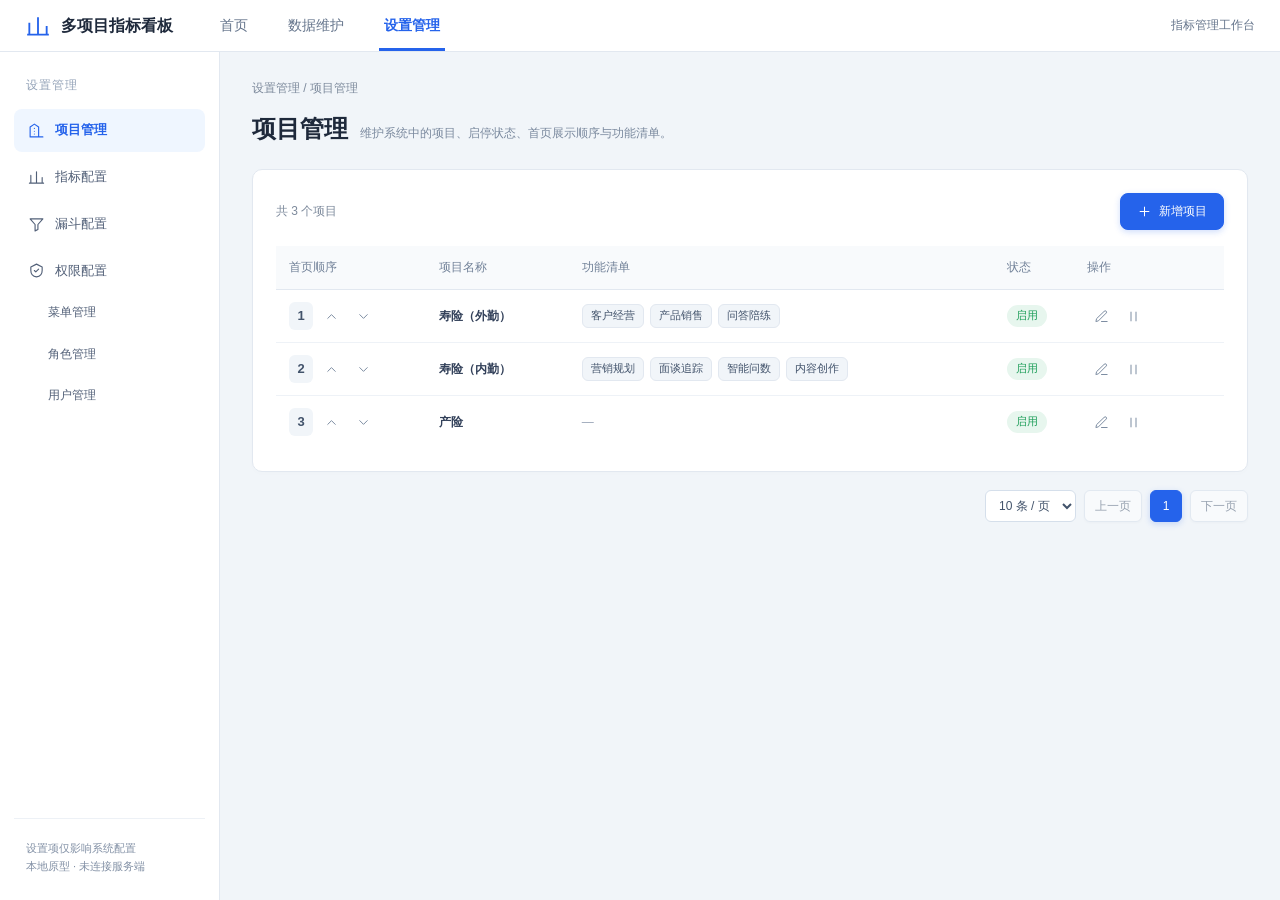
<file: 原型图/Dashboard设置管理_PC_v1.html>
<!doctype html>
<html lang="zh-CN"><head><meta charset="utf-8"><meta name="viewport" content="width=device-width,initial-scale=1"><title>设置管理 · 多项目指标看板</title>
<style>
:root{color-scheme:light;--blue:#2563eb;--ink:#1e293b;--muted:#64748b;--line:#e2e8f0;--bg:#f1f5f9;--radius:10px}[hidden]{display:none!important}*{box-sizing:border-box}body{margin:0;font:14px/1.6 'Noto Sans SC',-apple-system,BlinkMacSystemFont,sans-serif;color:var(--ink);background:var(--bg);font-variant-numeric:tabular-nums}button,input,select,textarea{font:inherit}button,a,select{cursor:pointer}button:disabled{cursor:not-allowed;opacity:.5}a{color:inherit;text-decoration:none}button:focus-visible,a:focus-visible,input:focus-visible,select:focus-visible,textarea:focus-visible{outline:2px solid #60a5fa;outline-offset:3px}button{transition:background .15s,border-color .15s}.topbar{height:52px;border-bottom:1px solid var(--line);background:#fff;display:flex;align-items:center;padding:0 25px;gap:42px;position:sticky;top:0;z-index:30}.brand{font-size:16px;font-weight:650;display:flex;gap:10px;align-items:center;white-space:nowrap}.brand svg{width:26px;height:26px;color:var(--blue)}.topnav{display:flex;height:100%;align-items:stretch;gap:30px}.topnav a,.topnav button{border:0;background:none;display:flex;align-items:center;padding:0 5px;color:#64748b;position:relative;font-size:14px}.topnav a.active{color:var(--blue);font-weight:600}.topnav a.active:after{content:'';position:absolute;height:3px;background:var(--blue);bottom:0;left:0;right:0}.topnote{margin-left:auto;color:#64748b;font-size:12px}.layout{display:flex;align-items:stretch;min-height:calc(100vh - 52px)}.subnav{width:220px;flex-shrink:0;position:sticky;top:52px;height:calc(100vh - 52px);background:#fff;border-right:1px solid var(--line);padding:24px 14px;display:flex;flex-direction:column}.subnav .subnav-title{font-size:12px;color:#94a3b8;letter-spacing:1px;margin:0 12px 14px}.subnav a{display:flex;align-items:center;gap:10px;padding:11px 14px;border-radius:8px;color:#526078;font-size:13px;margin-bottom:4px}.subnav a svg{width:17px;height:17px;flex-shrink:0}.subnav a:hover{background:#f8fafc}.subnav a.active{background:#eff6ff;color:var(--blue);font-weight:600}.subnav .subnav-foot{margin-top:auto;padding:20px 12px 0;border-top:1px solid #edf1f6;color:#8290a5;font-size:11px;line-height:1.7}.main{flex:1;min-width:0;padding:27px 32px 90px}.breadcrumb{font-size:12px;color:#7d8a9c;margin-bottom:14px}.page-heading{display:flex;align-items:center;justify-content:space-between;gap:20px;margin-bottom:23px}.title-row{display:flex;align-items:baseline;gap:12px}h1{font-size:24px;font-weight:600;line-height:1.4;margin:0}.subtitle{font-size:12px;color:#7a899e;margin:0}.button{border:1px solid #d5dfeb;background:#fff;color:#42536b;padding:8px 16px;border-radius:8px;display:inline-flex;align-items:center;justify-content:center;gap:7px;font-size:12px;min-height:36px;font-weight:500;transition:all .15s ease;box-shadow:0 1px 2px rgba(15,42,75,.04)}.button:hover{background:#f8fafc;border-color:#93b4d8;box-shadow:0 2px 6px rgba(15,42,75,.08)}.button:active{transform:translateY(1px)}.button.primary{background:var(--blue);border-color:var(--blue);color:white;box-shadow:0 2px 6px rgba(37,99,235,.22)}.button.primary:hover{background:#1d4ed8;border-color:#1d4ed8;box-shadow:0 3px 8px rgba(37,99,235,.3)}.button.danger{color:#dc2626;border-color:#f0c4c4}.button.danger:hover{background:#fef2f2;border-color:#e5a8a8}.button.ghost{border-color:transparent;background:transparent;box-shadow:none;color:#64748b}.button.ghost:hover{background:#f1f5f9;border-color:transparent}.button svg{width:15px;height:15px}.button.sm{min-height:28px;padding:4px 10px;font-size:12px;border-radius:6px}.panel{background:#fff;border:1px solid var(--line);border-radius:var(--radius);box-shadow:0 2px 6px #153a6703}.panel{padding:23px}.toolbar{display:flex;align-items:center;gap:12px;flex-wrap:wrap;margin-bottom:16px}.toolbar .spacer{flex:1}.toolbar .count{font-size:12px;color:#7d8a9c}.toolbar input[type=search],.toolbar input[type=text]{min-height:36px;border:1px solid #d8e1ed;border-radius:8px;padding:7px 12px;font-size:13px;width:220px}.data-table{width:100%;border-collapse:collapse;font-size:12px}.data-table th{color:#718198;font-weight:500;text-align:left;background:#f8fafc;padding:12px 13px;white-space:nowrap;border-bottom:1px solid #e2e8f0}.data-table td{padding:12px 13px;border-bottom:1px solid #eef2f7;vertical-align:middle;color:#33415a}.data-table tr:last-child td{border-bottom:0}.data-table tbody tr:hover{background:#fafbfd}.table-wrap{overflow:auto;max-height:560px}.table-wrap thead th{position:sticky;top:0;z-index:1;box-shadow:0 1px 0 #e2e8f0}.chip{display:inline-block;font-size:11px;padding:2px 9px;border-radius:20px;background:#eef2f7;color:#55657d;white-space:nowrap}.chip.on{background:#e7f6ee;color:#1e9e5a}.chip.off{background:#f3f4f6;color:#98a2b3}.chip.blue{background:#eff6ff;color:#2563eb}.tag{font-size:10px;border:1px solid #dbeafe;background:#eff6ff;color:#3b6eb2;padding:2px 7px;border-radius:4px;white-space:nowrap}.tag.gray{background:#f8fafc;color:#718198;border-color:#e2e8f0}.switch{position:relative;width:36px;height:20px;border-radius:20px;background:#cbd5e1;border:0;transition:background .15s;flex-shrink:0}.switch:after{content:'';position:absolute;top:2px;left:2px;width:16px;height:16px;border-radius:50%;background:#fff;transition:left .15s;box-shadow:0 1px 2px rgba(0,0,0,.2)}.switch.on{background:var(--blue)}.switch.on:after{left:18px}.order-btns{display:inline-flex;gap:4px}.order-num{display:inline-flex;align-items:center;justify-content:center;min-width:24px;height:28px;font-size:13px;font-weight:600;color:#42536b;background:#f1f5f9;border-radius:6px}.empty-state{text-align:center;padding:65px 20px;color:#8190a5}.empty-state svg{width:44px;height:44px;color:#bdcbdc;margin-bottom:10px}.empty-state h3{font-size:14px;color:#5b6f8b;font-weight:500;margin:0 0 6px}.empty-state p{font-size:12px;margin:0}.modal-mask{position:fixed;inset:0;background:rgba(15,23,42,.4);z-index:100;display:flex;align-items:center;justify-content:center;padding:24px}.modal{background:#fff;border-radius:12px;width:100%;max-width:560px;box-shadow:0 20px 60px rgba(15,23,42,.3);max-height:88vh;display:flex;flex-direction:column}.modal-head{display:flex;align-items:center;justify-content:space-between;padding:18px 22px;border-bottom:1px solid #eef2f7}.modal-head h3{font-size:15px;margin:0;font-weight:600}.modal-body{padding:20px 22px;overflow:auto}.modal-foot{display:flex;justify-content:flex-end;gap:10px;padding:16px 22px;border-top:1px solid #eef2f7}.field{margin-bottom:16px}.field label{display:block;font-size:12px;color:#52627a;margin-bottom:7px}.field label .req{color:#dc2626;margin-right:3px}.grid2{display:grid;grid-template-columns:1fr 1fr;gap:0 16px}.field input[type=text],.field input[type=number],.field select,.field textarea{border:1px solid #d8e1ed;background:#fff;border-radius:8px;min-height:36px;padding:7px 12px;color:#253952;width:100%;font-size:13px}.field textarea{min-height:76px;resize:vertical}.field input:focus,.field select:focus,.field textarea:focus{border-color:#60a5fa;outline:none;box-shadow:0 0 0 3px #dbeafe}.field .err{font-size:11px;color:#dc2626;margin-top:4px;display:none}.field.invalid input,.field.invalid select,.field.invalid textarea{border-color:#ef4444}.field.invalid .err{display:block}.hint{font-size:12px;color:#7d8da2;margin-bottom:16px}.check-group{display:flex;flex-wrap:wrap;gap:8px}.check-item{display:inline-flex;align-items:center;gap:6px;padding:6px 12px;border:1px solid #d8e1ed;border-radius:8px;font-size:12px;color:#42536b;cursor:pointer;background:#fff}.check-item:hover{border-color:#93b4d8}.check-item.on{border-color:var(--blue);background:#eff6ff;color:var(--blue)}.check-item input{display:none}.toast{position:fixed;top:68px;left:50%;transform:translateX(-50%);background:#1f3d64;color:#fff;font-size:13px;padding:10px 18px;border-radius:8px;z-index:200;box-shadow:0 8px 24px rgba(15,42,75,.25);max-width:80vw}.subtabs{display:flex;gap:4px;border-bottom:1px solid #e2e8f0;margin-bottom:18px}.subtabs button{border:0;background:none;padding:10px 16px;font-size:13px;color:#687b93;position:relative}.subtabs button.active{color:var(--blue);font-weight:600}.subtabs button.active:after{content:'';position:absolute;height:2px;background:var(--blue);bottom:-1px;left:12px;right:12px}.icon-btn{width:28px;height:28px;border:0;background:none;border-radius:6px;color:#7d8da2;display:inline-flex;align-items:center;justify-content:center}.icon-btn:hover{background:#eef2f7;color:#42536b}.icon-btn svg{width:15px;height:15px}.func-list{display:flex;flex-wrap:wrap;gap:6px}.func-list .fchip{display:inline-flex;align-items:center;gap:4px;background:#f1f5f9;border:1px solid #e2e8f0;border-radius:6px;padding:2px 8px;font-size:11px;color:#42536b}.func-list .fchip button{border:0;background:none;color:#9aa6b8;padding:0;line-height:1;font-size:13px}.func-list .fchip button:hover{color:#dc2626}.link-btn{border:0;background:none;color:var(--blue);font-size:12px;padding:0;cursor:pointer}.link-btn:hover{text-decoration:underline}.muted{color:#9aa6b8}.empty-inline{padding:28px;text-align:center;color:#9aa6b8;font-size:12px}
@media(max-width:1100px){.main{padding:20px 24px 80px}.topnote{display:none}}@media(max-width:720px){.main{padding:20px 15px 80px}.topbar{padding:0 14px;gap:18px}.brand svg{display:none}.brand{font-size:13px}.topnav{gap:14px}.topnav a,.topnav button{font-size:12px}.panel{padding:16px}.page-heading{align-items:flex-start;flex-direction:column}.modal{max-width:100%}}@media(prefers-reduced-motion:reduce){*{transition:none!important}}

.metric-editor .modal-body{padding:14px 22px}.metric-editor .field{margin-bottom:10px}.metric-editor .field label{margin-bottom:4px}.metric-editor #m-def{height:44px;min-height:44px;line-height:1.45}.metric-editor .modal-body>.field:last-child{margin-bottom:0}.metric-editor .hint{margin-bottom:0}
.metric-pagination{display:flex;justify-content:flex-end;align-items:center;flex-wrap:wrap;gap:8px;margin-top:18px}.metric-pagination select{height:32px;padding:4px 9px;border:1px solid #d5dfeb;border-radius:6px;background:#fff;color:#42536b;font-size:12px}.metric-pagination .button{min-width:32px;min-height:32px}.metric-pagination>span{color:#94a3b8}
.role-access-heading{display:flex;align-items:center;justify-content:space-between;margin-bottom:10px;font-size:12px;color:#52627a}.role-menu-picker{border:1px solid #d8e1ed;border-radius:8px;background:#f8fafc;max-height:300px;overflow:auto;margin-bottom:14px}.role-tree-row{padding:10px 12px;border-bottom:1px solid #e2e8f0}.role-tree-row:last-child{border-bottom:0}.field .role-tree-label{display:inline-flex;align-items:center;gap:6px;margin:0;font-size:12px;cursor:pointer;color:#42536b}.role-tree-label input{accent-color:#2563eb;width:14px;height:14px;margin:0}.role-tree-actions{display:flex;gap:12px;flex-wrap:wrap;margin:7px 0 0 20px}.role-tree-actions:empty{display:none}.role-access-row{padding:12px 0;border-bottom:1px solid #eef2f7}.role-access-row strong{display:block;font-size:12px;font-weight:500;margin-bottom:8px;color:#52627a}.role-access-empty{border:1px dashed #d8e1ed;border-radius:8px;padding:20px 12px;text-align:center;font-size:12px;color:#94a3b8}
.role-menu-tree{border:1px solid #e2e8f0;border-radius:8px;padding:4px 14px;background:#fff}.role-menu-name{font-size:12px;font-weight:600;color:#334155}.role-branch{padding:10px 0}.role-branch+.role-branch{border-top:1px solid #eef2f7}.role-children{margin:10px 0 0 7px;padding-left:20px;border-left:1px solid #dbe3ef}.role-menu-tree .role-tree-actions{margin:7px 0 0;gap:14px}.role-menu-tree .role-children>.role-branch:first-child{padding-top:2px}
.role-project-checkboxes{gap:16px;border:1px solid #e2e8f0;border-radius:8px;padding:14px;background:#fff}.field .role-project-checkboxes .check-item{display:inline-flex;align-items:center;gap:6px;border:0;background:transparent;padding:0;margin:0;font-size:12px;color:#42536b;border-radius:0}.role-project-checkboxes .check-item input{display:inline-block;accent-color:#2563eb;width:14px;height:14px;margin:0;flex-shrink:0}
.user-role-picker{border:1px solid #e2e8f0;border-radius:8px;overflow:hidden}.user-role-toolbar{display:flex;align-items:center;gap:12px;padding:10px 12px;border-bottom:1px solid #eef2f7;background:#f8fafc}.user-role-toolbar input[type=search]{min-width:0;flex:1;height:34px;border:1px solid #d8e1ed;border-radius:6px;padding:6px 10px;font-size:12px;background:#fff;color:#253952}.user-role-toolbar>span{font-size:12px;color:#64748b;white-space:nowrap}.user-role-options{display:grid;grid-template-columns:repeat(2,minmax(0,1fr));gap:0 12px;max-height:176px;overflow-y:auto;padding:6px 12px}.field .user-role-option{display:flex;align-items:center;gap:7px;margin:0;padding:9px 0;min-width:0;cursor:pointer;font-size:12px;color:#42536b}.user-role-option input{accent-color:#2563eb;width:14px;height:14px;margin:0;flex-shrink:0}.user-role-option span{overflow-wrap:anywhere}.user-role-option small{color:#94a3b8;white-space:nowrap}.user-role-empty{grid-column:1/-1;text-align:center;padding:22px 0;color:#94a3b8;font-size:12px}
.page-heading .actions{flex-shrink:0}.page-heading .actions .button{white-space:nowrap}
.subnav .permission-parent{margin-bottom:2px}.subnav .permission-parent.parent-active{color:#2563eb;font-weight:600}.permission-submenus{padding-left:20px;margin-bottom:10px}.subnav .permission-submenus a{padding:9px 14px;font-size:12px}.subnav .permission-submenus a.active{background:#eff6ff;color:#2563eb}@media(max-width:720px){.layout{flex-direction:column}.subnav{width:100%;height:auto;position:static;border-right:0;border-bottom:1px solid #e2e8f0;padding:12px}.subnav .subnav-title,.subnav .subnav-foot{display:none}}
.user-role-control{position:relative}.user-role-trigger{display:flex;align-items:center;justify-content:space-between;width:100%;min-height:36px;border:1px solid #d8e1ed;border-radius:8px;background:#fff;padding:7px 12px;color:#42536b;font-size:13px;text-align:left}.user-role-trigger[aria-expanded=true]{border-color:#60a5fa;box-shadow:0 0 0 3px #dbeafe}.user-role-dropdown{position:absolute;z-index:110;top:42px;left:0;right:0;background:#fff;border:1px solid #d8e1ed;border-radius:8px;box-shadow:0 8px 22px #0f2a751a;overflow:hidden}.user-role-dropdown .user-role-options{max-height:176px;grid-template-columns:1fr}.user-role-selected{display:flex;align-items:center;flex-wrap:wrap;gap:7px;margin-top:10px;min-height:28px}.user-role-tag{display:inline-flex;align-items:center;gap:7px;border:1px solid #dbeafe;border-radius:6px;padding:3px 7px 3px 10px;background:#eff6ff;color:#2563eb;font-size:12px}.user-role-tag button{border:0;border-radius:3px;background:transparent;color:#64748b;width:20px;height:20px;line-height:1;font-size:16px;padding:0}.user-role-tag button:hover{background:#dbeafe;color:#2563eb}.user-role-none{font-size:12px;color:#94a3b8}
.metric-config-table{min-width:1100px}
.funnel-step-preview{display:flex;gap:8px;flex-wrap:wrap}.funnel-step-preview>span{display:flex;align-items:center;gap:7px;border:1px solid #dbe4f0;background:#f8fafc;border-radius:6px;padding:7px 10px;font-size:12px;color:#52627a}.funnel-step-preview small{display:grid;place-items:center;width:19px;height:19px;border-radius:50%;background:#e7effc;color:#2563eb}
.funnel-editor-panel{padding:24px;margin-bottom:18px}.funnel-editor-panel>.grid2{gap:24px}.funnel-editor-panel .field{margin-bottom:0}.funnel-editor-toolbar{display:flex;align-items:center;justify-content:space-between;gap:18px}.funnel-editor-toolbar h2{font-size:16px;margin:0}.funnel-editor-hint{font-size:12px;color:#7d8a9c;margin:12px 0 20px}.funnel-steps-fieldset{border:0;margin:0;padding:0;min-width:0}.funnel-steps-fieldset:disabled{opacity:.55}.funnel-step-table{min-width:620px}.funnel-step-table input[type=text],.funnel-step-table select{width:100%;min-width:180px;min-height:36px;border:1px solid #d8e1ed;border-radius:8px;padding:7px 10px;background:white;color:#334155;font-size:13px}.funnel-step-table select{min-width:250px}.funnel-step-table .step-number{display:grid;place-items:center;width:26px;height:26px;border-radius:6px;background:#eff6ff;color:#2563eb}.funnel-field-error{color:#dc2626;font-size:12px;margin-top:6px}.funnel-steps-empty{padding:36px 12px;text-align:center;font-size:13px;color:#8793a5;border:1px dashed #d8e1ed;border-radius:8px}.funnel-editor-actions{display:flex;justify-content:flex-end;gap:10px;padding-bottom:12px}.sr-only{position:absolute;width:1px;height:1px;padding:0;margin:-1px;overflow:hidden;clip:rect(0,0,0,0);white-space:nowrap;border:0}
.funnel-step-order{display:flex;align-items:center;gap:7px}.funnel-drag-handle{display:grid;place-items:center;width:24px;height:32px;padding:0;border:0;background:transparent;color:#94a3b8;cursor:grab;border-radius:4px;flex-shrink:0}.funnel-drag-handle:hover{color:#2563eb;background:#eff6ff}.funnel-drag-handle:active{cursor:grabbing}.funnel-drag-handle:disabled{cursor:not-allowed}.funnel-step-table tr.drag-source{opacity:.4}.funnel-step-table tr.drop-before>td{box-shadow:inset 0 2px #2563eb}.funnel-step-table tr.drop-after>td{box-shadow:inset 0 -2px #2563eb}
</style></head>
<body>
<header class="topbar"><a class="brand" href="Dashboard首页_PC_v1.html#home"><svg viewBox="0 0 24 24" fill="none" stroke="currentColor" stroke-width="1.7"><path d="M4 20V9m8 11V4m8 16v-8M2 20h20"/></svg>多项目指标看板</a><nav class="topnav" aria-label="主导航"><a href="Dashboard首页_PC_v1.html#home">首页</a><a href="Dashboard数据维护_PC_v1.html#entry">数据维护</a><a class="active" aria-current="page" href="#projects">设置管理</a></nav><span class="topnote">指标管理工作台</span></header>
<div class="layout">
<aside class="subnav" id="subnav"><p class="subnav-title">设置管理</p></aside>
<main class="main">
<div class="breadcrumb" id="breadcrumb">设置管理 / 项目管理</div>
<div class="page-heading"><div class="title-row"><h1 id="pageTitle">项目管理</h1><p class="subtitle" id="pageSubtitle">维护系统中的项目、启停状态、首页展示顺序与功能清单。</p></div><div class="actions" id="headingActions"></div></div>
<section id="content"></section>
</main>
</div>
<div class="toast" id="toast" role="status" aria-live="polite" hidden></div>
<div class="modal-mask" id="modalMask" hidden></div>
<script>
const $=s=>document.querySelector(s),$$=s=>Array.from(document.querySelectorAll(s));
const icon=(paths)=>`<svg viewBox="0 0 24 24" fill="none" stroke="currentColor" stroke-width="1.6" stroke-linecap="round" stroke-linejoin="round">${paths}</svg>`;
const icons={
  project:icon('<path d="M3 21V7l6-4 6 4v14M3 21h18M9 9h.01M15 9h.01M9 13h.01M15 13h.01M9 17h.01M15 17h.01"/>'),
  funnel:icon('<path d="M3 4h18l-7 8v7l-4 2v-9L3 4Z"/>'),
  metric:icon('<path d="M4 20V9m8 11V4m8 16v-8M2 20h20"/>'),
  perm:icon('<path d="M12 3l8 4v5c0 5-3.4 8.4-8 9-4.6-.6-8-4-8-9V7l8-4Z"/><path d="M9 12l2 2 4-4"/>'),
  plus:icon('<path d="M12 5v14M5 12h14"/>'),
  edit:icon('<path d="M12 20h9M16.5 3.5a2.1 2.1 0 0 1 3 3L7 19l-4 1 1-4Z"/>'),
  trash:icon('<path d="M3 6h18M8 6V4h8v2m-9 0v14a1 1 0 0 0 1 1h8a1 1 0 0 0 1-1V6M10 11v6M14 11v6"/>'),
  up:icon('<path d="m18 15-6-6-6 6"/>'),
  down:icon('<path d="m6 9 6 6 6-6"/>'),
  close:icon('<path d="M18 6 6 18M6 6l12 12"/>'),
  empty:icon('<path d="M6 3h9l4 4v14H5V3h1Zm9 0v5h4M8 13h8m-8 4h5"/>'),
  check:icon('<path d="M20 6 9 17l-5-5"/>'),
  play:icon('<path d="m8 5 11 7-11 7Z" fill="currentColor" stroke-linejoin="round"/>'),
  resetPassword:icon('<path d="M3 10a9 9 0 1 1 2 8M3 4v6h6M12 9v6m-2-4 2-2 2 2"/>'),
  pause:icon('<path d="M8 5v14M16 5v14"/>'),
  menu:icon('<path d="M4 5h16M4 12h16M4 19h16"/>'),
  role:icon('<path d="M16 21v-2a4 4 0 0 0-4-4H6a4 4 0 0 0-4 4v2M9 11a4 4 0 1 0 0-8 4 4 0 0 0 0 8M22 21v-2a4 4 0 0 0-3-3.87M16 3.13a4 4 0 0 1 0 7.75"/>'),
  user:icon('<path d="M20 21v-2a4 4 0 0 0-4-4H8a4 4 0 0 0-4 4v2M12 11a4 4 0 1 0 0-8 4 4 0 0 0 0 8"/>')
};
const esc=v=>String(v??'').replace(/[&<>"']/g,c=>({'&':'&amp;','<':'&lt;','>':'&gt;','"':'&quot;',"'":'&#39;'}[c]));
const clone=v=>JSON.parse(JSON.stringify(v));
const storageKey='dashboard-settings-v2';

/* ---------- 基础数据 ---------- */
const metricTypes=['累计指标','期间指标'];
const periodOpts=['日','周','月'];
const metricDefs=[{"id": "dau", "dim": "用户活跃", "name": "日活跃用户数", "english": "DAU / Daily Active Users", "unit": "人", "type": "period", "period": "日", "definition": "统计自然日内，至少发生过一次有效使用行为的去重用户数；同一用户当日多次使用只计 1 人。", "primary": true, "definitionPending": false}, {"id": "activeRateDay", "dim": "用户活跃", "name": "日活跃率", "english": "DAU Rate / Daily Active User Rate", "unit": "%", "type": "period", "period": "日", "definition": "日活跃用户数（DAU）÷ 同项目截至当日的开通用户数 × 100%。分子、分母采用相同用户范围。", "primary": false, "definitionPending": false}, {"id": "enabled", "dim": "用户覆盖", "name": "开通用户数", "english": "Enabled Users", "unit": "人", "type": "cumulative", "period": null, "definition": "截至统计日，自项目上线以来累计获得使用权限的去重用户数；同一用户多次开通只计 1 人。", "primary": false, "definitionPending": false}, {"id": "cumulative", "dim": "用户覆盖", "name": "累计使用用户数", "english": "Cumulative Unique Users", "unit": "人", "type": "cumulative", "period": null, "definition": "自项目上线至统计日，至少发生过一次有效使用行为的去重用户数；同一用户跨日、跨会话只计 1 人。", "primary": false, "definitionPending": false}, {"id": "rate", "dim": "用户覆盖", "name": "累计使用率", "english": "Cumulative Adoption Rate", "unit": "%", "type": "cumulative", "period": null, "definition": "截至统计日的累计使用用户数 ÷ 同口径开通用户数 × 100%。分子、分母使用同一项目、同一统计截止日及用户范围。", "primary": false, "definitionPending": false}, {"id": "retention", "dim": "用户留存", "name": "7日留存率", "english": "D7 Retention / Day 7 Retention Rate", "unit": "%", "type": "period", "period": "日", "definition": "基准日 D 的活跃用户中，在 D+7 当天再次有效使用的去重人数 ÷ 基准日 D 的活跃用户数 × 100%。D 不限首次使用日；仅展示 D+7 已结束的批次，不按后续 7 天内任意回访计算。", "primary": true, "definitionPending": false}, {"id": "completedSessionCount", "dim": "使用深度", "name": "有效会话数", "english": "", "unit": "次", "type": "period", "period": "日", "definition": "", "primary": false, "definitionPending": true}, {"id": "sessionDurationAvg", "dim": "使用深度", "name": "每次会话平均时长", "english": "ASD / Average Session Duration", "unit": "分钟／次", "type": "period", "period": "日", "definition": "统计期内已结束的有效会话总时长 ÷ 同期已结束的有效会话数。分子、分母采用同一批会话；单位：分钟/次。会话起止及空闲处理规则待埋点方案确认。", "primary": true, "definitionPending": false}, {"id": "ttftDay", "dim": "性能表现", "name": "平均首字响应时长", "english": "Avg. TTFT / Average Time to First Token", "unit": "秒", "type": "period", "period": "日", "definition": "同一批可统计成功请求中，前端呈现首个有效回答内容时间与用户发送指令时间之差的总和 ÷ 请求数；单位：秒。不将加载提示或“思考中”状态计为首字。", "primary": true, "definitionPending": false}, {"id": "completeDay", "dim": "性能表现", "name": "平均完整响应时长", "english": "Avg. Full Response Time", "unit": "秒", "type": "period", "period": "日", "definition": "同一批可统计成功请求中，前端完整呈现回答的结束时间与用户发送指令时间之差的总和 ÷ 请求数；单位：秒。包含开始推理前等待、首字等待及后续生成过程。", "primary": false, "definitionPending": false}, {"id": "funcDay", "dim": "功能使用", "name": "功能日使用人数", "english": "Feature UV / Feature Unique Users", "unit": "人", "type": "period", "period": "日", "definition": "统计期内，至少有效使用过一次指定功能的去重用户数；同一用户在同一功能中使用多次只计 1 人。不同功能分别去重。", "primary": false, "definitionPending": false}, {"id": "funcShareDay", "dim": "功能使用", "name": "功能日使用人数占比", "english": "Feature User Share", "unit": "%", "type": "period", "period": "日", "definition": "统计期内指定功能的去重使用人数 ÷ 同项目同期活跃用户数 × 100%。分子、分母采用相同用户范围；同一用户可使用多个功能，各功能占比之和可能超过 100%。", "primary": false, "definitionPending": false}, {"id": "funcCumulative", "dim": "功能使用", "name": "功能累计使用人数", "english": "Cumulative Feature Unique Users", "unit": "人", "type": "cumulative", "period": null, "definition": "自指定功能上线至统计日，至少有效使用过一次该功能的去重用户数；同一用户跨日、跨会话只计 1 人。", "primary": false, "definitionPending": false}, {"id": "funcCumShare", "dim": "功能使用", "name": "功能累计使用人数占比", "english": "Cumulative Feature User Share", "unit": "%", "type": "cumulative", "period": null, "definition": "截至统计日，指定功能累计去重使用人数 ÷ 同项目、同用户范围的累计使用用户数 × 100%。分子、分母使用同一截止日；各功能分别统计，占比之和可能超过 100%。", "primary": false, "definitionPending": false}];
const dims=['用户覆盖','用户活跃','使用深度','用户留存','功能使用','性能表现','漏斗指标'];
const units=['人','%','次','分钟／次','秒'];
const defaultFunctions={life:['客户经营','产品销售','问答陪练'],'life-office':['营销规划','面谈追踪','智能问数','内容创作'],property:[]};
const menuDefs=[
  {id:'home',name:'首页',level:1,parent:null,opts:['查看']},
  {id:'maintain',name:'数据维护',level:1,parent:null,opts:['查看','编辑','批量导入','云文档同步']},
  {id:'settings',name:'设置管理',level:1,parent:null,opts:[]},
  {id:'project',name:'项目管理',level:2,parent:'settings',opts:['查看','新增项目','编辑项目']},
  {id:'metric',name:'指标配置',level:2,parent:'settings',opts:['查看','新增指标','编辑指标']},
  {id:'funnel',name:'漏斗配置',level:2,parent:'settings',opts:['查看','新增漏斗','编辑漏斗','启用','停用']},
  {id:'permission',name:'权限配置',level:2,parent:'settings',opts:[]},
  {id:'menu',name:'菜单管理',level:3,parent:'permission',opts:['查看','编辑','新增']},
  {id:'role',name:'角色管理',level:3,parent:'permission',opts:['查看','编辑','新增']},
  {id:'user',name:'用户管理',level:3,parent:'permission',opts:['查看','编辑','新增','重置密码']}
];
const defaultState={
  projects:[
    {id:'life',name:'寿险（外勤）',enabled:true,order:1,functions:['客户经营','产品销售','问答陪练']},
    {id:'life-office',name:'寿险（内勤）',enabled:true,order:2,functions:['营销规划','面谈追踪','智能问数','内容创作']},
    {id:'property',name:'产险',enabled:true,order:3,functions:[]}
  ],
  metrics:metricDefs.map((m,i)=>({...m,projects:[['life','life-office','property'][i%3]],primary:m.primary})),
  roles:[
    {id:'admin',name:'系统管理员',menus:['home','maintain','settings'],opts:['查看','录入修改','批量导入','查看修改记录','云文档同步','项目管理','指标配置','权限配置'],projects:['life','life-office','property']},
    {id:'operator',name:'数据运营',menus:['home','maintain'],opts:['查看','录入修改','批量导入','查看修改记录'],projects:['life','property']},
    {id:'viewer',name:'只读用户',menus:['home'],opts:['查看'],projects:['life']}
  ],
  users:[
    {id:'u1',name:'张伟',account:'zhangwei',enabled:true,roles:['admin']},
    {id:'u2',name:'李娜',account:'lina',enabled:true,roles:['operator']},
    {id:'u3',name:'王强',account:'wangqiang',enabled:false,roles:['viewer']}
  ]
};
let state=clone(defaultState);
try{const s=localStorage.getItem(storageKey);if(s){const v=JSON.parse(s);if(v&&Array.isArray(v.projects)&&Array.isArray(v.metrics))state=v}}catch{}

function removeRetiredDetailMenu(){let changed=false;for(const role of state.roles||[]){const menus=role.menus||[],opts=role.opts||[];role.menus=menus.filter(id=>id!=='detail');role.opts=opts.filter(key=>!String(key).startsWith('detail:'));if(role.menus.length!==menus.length||role.opts.length!==opts.length)changed=true}if(state.menuStatus&&Object.hasOwn(state.menuStatus,'detail')){delete state.menuStatus.detail;changed=true}if(changed){try{localStorage.setItem(storageKey,JSON.stringify(state))}catch{}}}
removeRetiredDetailMenu();
function alignDashboardProjects(){if(state.projectSeedVersion===2)return;const bank=state.projects.find(p=>p.id==='bank'&&p.name==='银行万能营销');if(bank){if(state.projects.some(p=>p.id==='life-office'))state.projects=state.projects.filter(p=>p!==bank);else Object.assign(bank,{id:'life-office',name:'寿险（内勤）',functions:clone(defaultFunctions['life-office']),enabled:true});for(const item of [...state.metrics,...state.roles])if(item.projects)item.projects=[...new Set(item.projects.map(id=>id==='bank'?'life-office':id))]}const life=state.projects.find(p=>p.id==='life');if(life?.name==='寿险万能营销')life.name='寿险（外勤）';const property=state.projects.find(p=>p.id==='property');if(property?.name==='产险万能营销')property.name='产险';state.projects.sort((a,b)=>{const ids=['life','life-office','property'];return (ids.includes(a.id)?ids.indexOf(a.id):100)-(ids.includes(b.id)?ids.indexOf(b.id):100)});state.projects.forEach((p,i)=>p.order=i+1);state.projectSeedVersion=2;try{localStorage.setItem(storageKey,JSON.stringify(state))}catch{}}
alignDashboardProjects();
const metricPrefixes={'用户覆盖':'YHFG','用户活跃':'YHHY','使用深度':'SYSD','用户留存':'YHLC','功能使用':'GNSY','性能表现':'XNBX','漏斗指标':'LDZB'};
function nextMetricCode(dim){const prefix=metricPrefixes[dim];if(!prefix)throw Error('未配置该类型的编码前缀');let seq=Number(state.metricCodeCounters?.[prefix])||0;for(const m of state.metrics){const match=String(m.code||'').match(/^([A-Z]+)(\d+)$/);if(match&&match[1]===prefix)seq=Math.max(seq,Number(match[2]))}return prefix+String(seq+1).padStart(4,'0')}
function allocateMetricCode(dim){const code=nextMetricCode(dim),prefix=metricPrefixes[dim];state.metricCodeCounters??={};state.metricCodeCounters[prefix]=Number(code.slice(prefix.length));return code}
function initializeMetricCodes(){state.metricCodeCounters??={};const used=new Set();let changed=false;for(const m of state.metrics){if(!m.code||used.has(m.code)){m.code=allocateMetricCode(m.dim);changed=true}used.add(m.code)}if(changed){try{localStorage.setItem(storageKey,JSON.stringify(state))}catch{}}}
function metricNameProjectKey(name,projectId){return JSON.stringify([String(name||'').trim(),projectId])}
function metricNameExists(name,projectId,excludeId){return state.metrics.some(m=>m.id!==excludeId&&String(m.name||'').trim()===name.trim()&&(m.projects||[]).includes(projectId))}
function seedMetricProjects(){if(!state.projects.length)return;const used=new Set(),pending=[];let changed=false;state.metrics.forEach((m,i)=>{const ids=m.projects||[],valid=ids.length===1&&state.projects.some(p=>p.id===ids[0]),key=valid?metricNameProjectKey(m.name,ids[0]):null;if(valid&&!used.has(key))used.add(key);else pending.push({m,i})});for(const {m,i} of pending){const candidates=state.projects.map((_,n)=>state.projects[(i+n)%state.projects.length]);const target=candidates.find(p=>!used.has(metricNameProjectKey(m.name,p.id)));if(!target)continue;m.projects=[target.id];used.add(metricNameProjectKey(m.name,target.id));changed=true}if(changed){try{localStorage.setItem(storageKey,JSON.stringify(state))}catch{}}}
function alignMetricCatalog(){const version="c79e9491f54b";if(state.metricCatalogVersion===version)return;const retired=new Set(['wau','mau','activeRateWeek','activeRateMonth','sessionsDay','sessionsWeek','sessionsMonth','turnsDay','turnsWeek','turnsMonth','funcWeek','funcMonth','funcShareWeek','funcShareMonth','responseDay','responseWeek','responseMonth','ttftWeek','ttftMonth','completeWeek','completeMonth']),used=new Set();state.metricConfigArchive??=[];const result=[];for(const item of state.metrics){if(retired.has(item.id)){state.metricConfigArchive.push({...clone(item),archivedReason:'已按项目指标与统计口径移出指标清单',catalogVersion:version});continue}const def=metricDefs.find(d=>d.id===item.id||d.name===item.name);if(!def){result.push(item);continue}used.add(def.id);result.push({...item,...def,id:item.id,code:item.code,projects:clone(item.projects||[]),enabled:item.enabled!==false,beidouMetric:item.beidouMetric||''})}for(const [i,def] of metricDefs.entries()){if(used.has(def.id))continue;const project=state.projects[i%state.projects.length];result.push({...def,projects:project?[project.id]:[],enabled:true})}state.metrics=result;state.metricCatalogVersion=version;try{localStorage.setItem(storageKey,JSON.stringify(state))}catch{}}
alignMetricCatalog();
function initializeMetricTrendFlags(){const trended=new Set(['dau','retention','completedSessionCount','sessionDurationAvg','ttftDay','completeDay']);let changed=false;for(const m of state.metrics){if(typeof m.showTrend!=='boolean'){m.showTrend=trended.has(m.id);changed=true}}if(changed){try{localStorage.setItem(storageKey,JSON.stringify(state))}catch{}}}
initializeMetricTrendFlags();
seedMetricProjects();
initializeMetricCodes();

const funnelStages=['功能曝光','功能点击','结果曝光','结果采纳'];
function initializeFunnels(){if(Array.isArray(state.funnels))return;state.funnels=[{id:'search',name:'搜索&推荐客户功能漏斗',project:'life',enabled:true,stages:clone(funnelStages)},{id:'planning',name:'触访策划功能漏斗',project:'life',enabled:true,stages:clone(funnelStages)}];try{localStorage.setItem(storageKey,JSON.stringify(state))}catch{}}
initializeFunnels();
/* ---------- 通用 ---------- */
const viewMeta={
  projects:{title:'项目管理',subtitle:'维护系统中的项目、启停状态、首页展示顺序与功能清单。',crumb:'项目管理'},
  metrics:{title:'指标配置',subtitle:'维护指标名称与统计口径，配置各项目适用指标与首页主指标。',crumb:'指标配置'},
  funnels:{title:'漏斗配置',subtitle:'维护项目漏斗及启停状态。',crumb:'漏斗配置'},
  perm:{title:'权限配置',subtitle:'管理菜单与操作权限、角色及用户。',crumb:'权限配置'}
};
let currentView='projects';
let funnelEditor=null;
let funnelDragIndex=null;
let metricPage=1,metricPageSize=10;
const listPages=Object.fromEntries(['projects','funnels','menu','role','user'].map(key=>[key,{page:1,size:10,total:0}]));
let permTab='menu';
let modalState=null;

function toast(t){$('#toast').textContent=t;$('#toast').hidden=false;clearTimeout(window.toastTimer);window.toastTimer=setTimeout(()=>$('#toast').hidden=true,3600)}
function persist(){try{localStorage.setItem(storageKey,JSON.stringify(state));return true}catch{toast('保存失败：浏览器无法写入本地存储。');return false}}
function uid(p){return p+Date.now().toString(36)+Math.random().toString(36).slice(2,5)}

/* ---------- 左侧子菜单 ---------- */
function renderSubnav(){const items=[['projects','项目管理',icons.project],['metrics','指标配置',icons.metric],['funnels','漏斗配置',icons.funnel]];const links=items.map(([id,name,ic])=>`<a href="#${id}" data-nav="${id}" class="${currentView===id?'active':''}" ${currentView===id?'aria-current="page"':''}>${ic}<span>${name}</span></a>`).join('');const children=[['menu','菜单管理'],['role','角色管理'],['user','用户管理']];$('#subnav').innerHTML=`<p class="subnav-title">设置管理</p>${links}<a href="#perm-menu" class="permission-parent ${currentView==='perm'?'parent-active':''}">${icons.perm}<span>权限配置</span></a><div class="permission-submenus">${children.map(([id,name])=>`<a href="#perm-${id}" class="${currentView==='perm'&&permTab===id?'active':''}" ${currentView==='perm'&&permTab===id?'aria-current="page"':''}>${name}</a>`).join('')}</div><div class="subnav-foot">设置项仅影响系统配置<br>本地原型 · 未连接服务端</div>`}


/* ---------- 项目管理 ---------- */
function pagedList(key,items){const p=listPages[key];p.total=items.length;p.page=Math.max(1,Math.min(p.page,Math.max(1,Math.ceil(p.total/p.size))));return items.slice((p.page-1)*p.size,p.page*p.size)}
function listPaginationHtml(key){const p=listPages[key],count=Math.max(1,Math.ceil(p.total/p.size)),pages=[];for(let n=1;n<=count;n++){if(count<=7||n===1||n===count||Math.abs(n-p.page)<=1)pages.push(n);else if(pages[pages.length-1]!=='…')pages.push('…')}return `<nav class="metric-pagination" aria-label="${{projects:'项目',funnels:'漏斗',menu:'菜单',role:'角色',user:'用户'}[key]}列表分页"><select data-list-size="${key}" aria-label="每页显示条数">${[10,20,50].map(n=>`<option value="${n}" ${n===p.size?'selected':''}>${n} 条 / 页</option>`).join('')}</select><button class="button sm" data-list-key="${key}" data-list-page="${p.page-1}" ${p.page===1?'disabled':''} aria-label="上一页">上一页</button>${pages.map(n=>n==='…'?'<span aria-hidden="true">…</span>':`<button class="button sm ${n===p.page?'primary':''}" data-list-key="${key}" data-list-page="${n}" ${n===p.page?'aria-current="page"':''} aria-label="第 ${n} 页">${n}</button>`).join('')}<button class="button sm" data-list-key="${key}" data-list-page="${p.page+1}" ${p.page===count?'disabled':''} aria-label="下一页">下一页</button></nav>`}
function bindListPagination(){$$('[data-list-page]').forEach(button=>button.onclick=()=>{const p=listPages[button.dataset.listKey],n=Number(button.dataset.listPage);if(p&&Number.isInteger(n)&&n>=1&&n<=Math.max(1,Math.ceil(p.total/p.size))){p.page=n;render()}});$$('[data-list-size]').forEach(select=>select.onchange=()=>{const p=listPages[select.dataset.listSize],size=Number(select.value);if(p&&[10,20,50].includes(size)){p.size=size;p.page=1;render()}})}
function projectsHtml(){const rows=pagedList('projects',state.projects).map(p=>{const enabled=p.enabled;const funcs=p.functions||[];return `<tr>
<td><span class="order-btns"><span class="order-num">${p.order}</span><button class="icon-btn" data-up="${p.id}" title="上移">${icons.up}</button><button class="icon-btn" data-down="${p.id}" title="下移">${icons.down}</button></span></td>
<td><strong>${esc(p.name)}</strong></td>
<td>${funcs.length?`<div class="func-list">${funcs.map(f=>`<span class="fchip">${esc(f)}</span>`).join('')}</div>`:'<span class="muted" style="font-size:12px">—</span>'}</td>
<td><span class="chip ${enabled?'on':'off'}">${enabled?'启用':'停用'}</span></td>
<td><div class="order-btns"><button class="icon-btn" data-edit="${p.id}" title="编辑">${icons.edit}</button>${enabled?`<button class="icon-btn" data-toggle="${p.id}" title="停用">${icons.pause}</button>`:`<button class="icon-btn" data-toggle="${p.id}" title="启用" aria-label="启用项目" style="color:#1e9e5a">${icons.play}</button>`}</div></td>
</tr>`}).join('');return `<section class="panel"><div class="toolbar"><span class="count">共 ${state.projects.length} 个项目</span><span class="spacer"></span><button class="button primary" id="addProject">${icons.plus}新增项目</button></div>${rows?`<div class="table-wrap"><table class="data-table"><thead><tr><th style="width:150px">首页顺序</th><th>项目名称</th><th>功能清单</th><th style="width:80px">状态</th><th style="width:150px">操作</th></tr></thead><tbody>${rows}</tbody></table></div>`:`<div class="empty-state">${icons.empty}<h3>暂无项目</h3><p>点击「新增项目」创建第一个项目。</p></div>`}</section>${listPaginationHtml('projects')}`}
function bindProjects(){const find=p=>state.projects.find(x=>x.id===p);$('#addProject')&&($('#addProject').onclick=()=>openProjectModal());$$('[data-edit]').forEach(b=>b.onclick=()=>openProjectModal(b.dataset.edit));$$('[data-toggle]').forEach(b=>b.onclick=()=>{const p=find(b.dataset.toggle);if(!p)return;p.enabled=!p.enabled;persist();render()});$$('[data-up]').forEach(b=>b.onclick=()=>move(b.dataset.up,-1));$$('[data-down]').forEach(b=>b.onclick=()=>move(b.dataset.down,1))}
function renumber(){state.projects.forEach((p,i)=>{p.order=i+1})}
function move(id,dir){const i=state.projects.findIndex(p=>p.id===id);const j=i+dir;if(i<0||j<0||j>=state.projects.length)return;const tmp=state.projects[i];state.projects[i]=state.projects[j];state.projects[j]=tmp;renumber();persist();render()}
function modalStatusField(enabled){return `<div class="field"><label>状态</label><div style="display:flex;align-items:center;gap:10px"><button type="button" class="switch ${enabled?'on':''}" id="modalEnabled" role="switch" aria-label="启用状态" aria-checked="${!!enabled}"></button><span id="modalEnabledText" style="font-size:12px;color:#64748b">${enabled?'启用':'停用'}</span></div></div>`}
function bindModalStatus(){const button=$('#modalEnabled');if(!button||!modalState)return;button.onclick=()=>{const enabled=!modalState.data.enabled;modalState.data.enabled=enabled;button.classList.toggle('on',enabled);button.setAttribute('aria-checked',String(enabled));$('#modalEnabledText').textContent=enabled?'启用':'停用'}}
function openProjectModal(id){const p=id?state.projects.find(x=>x.id===id):null;modalState={type:'project',data:{id:p?.id||null,name:p?.name||'',enabled:p?p.enabled:true,functions:clone(p?.functions||[])} };const d=modalState.data;showModal(`<h3>${p?'编辑项目':'新增项目'}</h3>`,`<div class="field" id="f-name"><label><span class="req">*</span>项目名称</label><input type="text" id="m-name" value="${esc(d.name)}" placeholder="如：寿险万能营销"><div class="err">请填写项目名称</div></div><div class="field"><label>功能清单</label><div class="func-list" id="m-fn-list">${d.functions.map((f,i)=>`<span class="fchip">${esc(f)}<button data-i="${i}" type="button">×</button></span>`).join('')||'<span class="muted" style="font-size:12px">暂未添加功能</span>'}</div><div style="display:flex;gap:8px"><input type="text" id="m-fn-input" placeholder="输入功能名称后回车添加" style="flex:1;min-height:34px;border:1px solid #d8e1ed;border-radius:8px;padding:6px 12px;font-size:13px"><button class="button sm" id="m-fn-add" type="button">添加</button></div></div>${modalStatusField(d.enabled)}`,`取消`,()=>closeModal(),`保存`,()=>saveProject())}
function saveProject(){const d=modalState.data;const name=$('#m-name').value.trim();if(!name){$('#f-name').classList.add('invalid');return}d.name=name;if(d.id){const p=state.projects.find(x=>x.id===d.id);p.name=d.name;p.enabled=d.enabled;p.functions=d.functions}else{state.projects.push({id:uid('p'),name:d.name,enabled:d.enabled,order:state.projects.length+1,functions:d.functions})}renumber();persist();closeModal();render();toast('已保存')}

/* ---------- 指标配置 ---------- */
function metricsHtml(){const pageCount=Math.max(1,Math.ceil(state.metrics.length/metricPageSize));metricPage=Math.max(1,Math.min(metricPage,pageCount));const rows=state.metrics.slice((metricPage-1)*metricPageSize,metricPage*metricPageSize).map(m=>{const primary=m.primary;return `<tr>
<td><span class="tag">${esc(m.dim)}</span></td>
<td style="white-space:nowrap;font-variant-numeric:tabular-nums">${esc(m.code)}</td>
<td><strong>${esc(m.name)}</strong>${!m.definition?'<div class="muted" style="font-size:11px">口径待确认</div>':''}</td>
<td style="min-width:170px;overflow-wrap:anywhere">${esc(m.english||'—')}</td>
<td>${esc(m.unit)}</td>
<td>${esc((m.projects||[]).length===1?(state.projects.find(p=>p.id===m.projects[0])?.name||'项目已移除'):'待选择项目')}</td>
<td><button class="switch ${primary?'on':''}" data-primary="${m.id}" role="switch" aria-checked="${!!primary}" aria-label="是否关键指标：${esc(m.name)}" title="是否关键指标"></button></td>
<td><button class="switch ${m.showTrend?'on':''}" data-trend="${m.id}" role="switch" aria-checked="${!!m.showTrend}" aria-label="是否展示趋势：${esc(m.name)}" title="是否展示趋势"></button></td>
<td><span class="chip ${m.enabled===false?'off':'on'}">${m.enabled===false?'停用':'启用'}</span></td><td><div class="order-btns"><button class="icon-btn" data-medit="${m.id}" title="编辑">${icons.edit}</button><button class="icon-btn" data-metric-toggle="${m.id}" title="${m.enabled===false?'启用':'停用'}" aria-label="${m.enabled===false?'启用':'停用'}指标${esc(m.name)}">${m.enabled===false?icons.play:icons.pause}</button></div></td>
</tr>`}).join('');return `<section class="panel"><div class="table-wrap"><table class="data-table metric-config-table"><thead><tr><th style="width:90px">类型</th><th style="width:120px">指标编码</th><th style="min-width:160px">指标名称</th><th style="min-width:170px">英文缩写</th><th style="width:70px">单位</th><th style="width:160px">适用项目</th><th style="width:100px">是否关键指标</th><th style="width:110px">是否展示趋势</th><th style="width:76px">状态</th><th style="width:90px">操作</th></tr></thead><tbody>${rows}</tbody></table></div></section>${metricPaginationHtml(pageCount)}`}
function metricPaginationHtml(count){const pages=[];for(let p=1;p<=count;p++){if(count<=7||p===1||p===count||Math.abs(p-metricPage)<=1)pages.push(p);else if(pages[pages.length-1]!=='…')pages.push('…')}return `<nav class="metric-pagination" aria-label="指标列表分页"><select id="metricPageSize" aria-label="每页显示条数">${[10,20,50].map(n=>`<option value="${n}" ${metricPageSize===n?'selected':''}>${n} 条 / 页</option>`).join('')}</select><button class="button sm" data-metric-page="${metricPage-1}" ${metricPage===1?'disabled':''} aria-label="上一页">上一页</button>${pages.map(p=>p==='…'?'<span aria-hidden="true">…</span>':`<button class="button sm ${p===metricPage?'primary':''}" data-metric-page="${p}" ${p===metricPage?'aria-current="page"':''} aria-label="第 ${p} 页">${p}</button>`).join('')}<button class="button sm" data-metric-page="${metricPage+1}" ${metricPage===count?'disabled':''} aria-label="下一页">下一页</button></nav>`}
function toggleMetric(id){const m=state.metrics.find(x=>x.id===id);if(!m)return;const before=m.enabled;m.enabled=m.enabled===false;if(!persist()){m.enabled=before;return}render();toast(m.enabled?'指标已启用':'指标已停用')}
function toggleMetricTrend(id){const m=state.metrics.find(x=>x.id===id);if(!m)return;const before=m.showTrend;m.showTrend=!m.showTrend;if(!persist()){m.showTrend=before;return}render();toast(m.showTrend?'已设置展示趋势':'已设置不展示趋势')}
function bindMetrics(){$$('[data-trend]').forEach(button=>button.onclick=()=>toggleMetricTrend(button.dataset.trend));$$('[data-metric-toggle]').forEach(b=>b.onclick=()=>toggleMetric(b.dataset.metricToggle));$$('[data-metric-page]').forEach(b=>b.onclick=()=>{const p=Number(b.dataset.metricPage),max=Math.max(1,Math.ceil(state.metrics.length/metricPageSize));if(Number.isInteger(p)&&p>=1&&p<=max){metricPage=p;render()}});$('#metricPageSize').onchange=e=>{metricPageSize=Number(e.target.value);metricPage=1;render()};$('#addMetric')&&($('#addMetric').onclick=()=>openMetricModal());$$('[data-medit]').forEach(b=>b.onclick=()=>openMetricModal(b.dataset.medit));$$('[data-primary]').forEach(b=>b.onclick=()=>{const m=state.metrics.find(x=>x.id===b.dataset.primary);m.primary=!m.primary;persist();render()})}
function openMetricModal(id){const m=id?state.metrics.find(x=>x.id===id):null;const isNew=!m;modalState={type:'metric',data:{id:m?.id||null,code:m?.code||'',dim:m?.dim||dims[0],name:m?.name||'',english:m?.english||'',unit:m?.unit||units[0],primary:m?.primary===true,period:m?.type==='cumulative'?'累计':m?.period||'日',definition:m?.definition||'',beidouMetric:m?.beidouMetric||'',projects:clone(m?.projects||[])}};const d=modalState.data;const dimOpts=dims.map(x=>`<option value="${x}" ${d.dim===x?'selected':''}>${x}</option>`).join('');const unitOpts=units.map(u=>`<option value="${u}" ${d.unit===u?'selected':''}>${u}</option>`).join('');const periodOptsHtml=['累计',...periodOpts].map(pp=>`<option value="${pp}" ${d.period===pp?'selected':''}>${pp}</option>`).join('');showModal(`<h3>${isNew?'新增指标':'编辑指标'}</h3>`,`<div class="field"><label for="m-code">指标编码</label><input type="text" id="m-code" value="${esc(d.code||nextMetricCode(d.dim))}" readonly aria-readonly="true" style="background:#f8fafc;color:#64748b"><div class="muted" style="font-size:11px;margin-top:5px">${isNew?'系统自动生成，保存时分配编码。':'系统生成，保存后编码保持不变。'}</div></div><div class="field" id="f-mname"><label><span class="req">*</span>指标名称</label><input type="text" id="m-mname" value="${esc(d.name)}"><div class="err">请填写指标名称</div></div><div class="field"><label for="m-english">英文缩写／名称</label><input type="text" id="m-english" value="${esc(d.english)}" placeholder="待确认时可留空"></div><div class="field"><label>统计口径</label><textarea id="m-def" placeholder="口径待确认时可留空">${esc(d.definition)}</textarea>${!d.definition?'<div class="muted" style="font-size:11px;margin-top:5px">原表暂未填写指标口径，待确认后补充。</div>':''}</div><div class="grid2"><div class="field"><label>类型</label><select id="m-dim">${dimOpts}</select></div><div class="field"><label>单位</label><select id="m-unit">${unitOpts}</select></div></div><div class="field" id="f-period"><label><span class="req">*</span>期间类型</label><select id="m-period">${periodOptsHtml}</select></div><div class="grid2"><div class="field" id="f-mproject"><label for="m-project"><span class="req">*</span>适用项目</label><div id="m-projs"></div><div class="err">请选择一个项目</div></div><div class="field"><label for="m-beidou">关联北斗指标</label><input type="text" id="m-beidou" value="${esc(d.beidouMetric)}" placeholder="请输入北斗指标"></div></div>`,`取消`,()=>closeModal(),`保存`,()=>saveMetric());$('#modalMask').classList.add('metric-editor');renderMetricProjects();$('#m-dim').onchange=()=>{if(!d.id)$('#m-code').value=nextMetricCode($('#m-dim').value)}}
function renderMetricProjects(){
const box=$('#m-projs');if(!box||modalState?.type!=='metric')return;
const ids=modalState.data.projects,selected=ids.length===1?ids[0]:'';
box.innerHTML=`<select id="m-project" aria-label="适用项目"><option value="">请选择项目</option>${state.projects.map(p=>`<option value="${esc(p.id)}" ${selected===p.id?'selected':''}>${esc(p.name)}</option>`).join('')}</select>${ids.length>1?'<div class="hint" style="margin:6px 0 0">原配置关联多个项目，请重新选择一个项目。</div>':''}${!state.projects.length?'<div class="hint" style="margin:6px 0 0">暂无项目，请先到项目管理创建。</div>':''}`;
$('#m-project').onchange=()=>$('#f-mproject').classList.remove('invalid');
}
function saveMetric(){const d=modalState.data;const name=$('#m-mname').value.trim();if(!name){$('#f-mname .err').textContent='请填写指标名称';$('#f-mname').classList.add('invalid');return}$('#f-mname').classList.remove('invalid');d.name=name;d.dim=$('#m-dim').value;d.period=$('#m-period').value;d.mtype=d.period==='累计'?'cumulative':'period';if(d.mtype==='cumulative')d.period=null;d.unit=$('#m-unit').value;d.definition=$('#m-def').value.trim();d.english=$('#m-english').value.trim();d.beidouMetric=$('#m-beidou').value.trim();const projectId=$('#m-project').value;if(!state.projects.some(p=>p.id===projectId)){$('#f-mproject').classList.add('invalid');return}if(metricNameExists(name,projectId,d.id)){$('#f-mname .err').textContent='该项目已存在同名指标，请修改指标名称或选择其他项目';$('#f-mname').classList.add('invalid');return}d.projects=[projectId];const before=clone(state);const payload={name:d.name,dim:d.dim,type:d.mtype,period:d.period,unit:d.unit,definition:d.definition,english:d.english,definitionPending:!d.definition,beidouMetric:d.beidouMetric,projects:d.projects,primary:d.primary};if(d.id){const m=state.metrics.find(x=>x.id===d.id);Object.assign(m,payload)}else{state.metrics.push({id:uid('m'),code:allocateMetricCode(d.dim),...payload,enabled:true,showTrend:false})}if(!persist()){state=before;return}closeModal();render();toast('已保存')}


/* ---------- 权限配置 ---------- */
function permHtml(){if(permTab==='menu')return permMenuHtml();if(permTab==='role')return permRoleHtml();return permUserHtml()}
/* ---------- 漏斗配置 ---------- */
function funnelsHtml(){const rows=pagedList('funnels',state.funnels).map(f=>`<tr><td><strong>${esc(f.name)}</strong></td><td>${esc(state.projects.find(p=>p.id===f.project)?.name||'项目已移除')}</td><td><span class="chip ${f.enabled?'on':'off'}">${f.enabled?'启用':'停用'}</span></td><td><div class="order-btns"><button class="icon-btn" data-funnel-edit="${esc(f.id)}" title="编辑" aria-label="编辑漏斗${esc(f.name)}">${icons.edit}</button><button class="icon-btn" data-funnel-toggle="${esc(f.id)}" title="${f.enabled?'停用':'启用'}" aria-label="${f.enabled?'停用':'启用'}漏斗${esc(f.name)}">${f.enabled?icons.pause:icons.play}</button></div></td></tr>`).join('');return `<section class="panel"><div class="toolbar"><span class="count">共 ${state.funnels.length} 个漏斗</span><span class="spacer"></span><button class="button primary" id="addFunnel">${icons.plus}新增漏斗</button></div>${rows?`<div class="table-wrap"><table class="data-table"><thead><tr><th>漏斗名称</th><th style="width:220px">适用项目</th><th style="width:100px">状态</th><th style="width:140px">操作</th></tr></thead><tbody>${rows}</tbody></table></div>`:`<div class="empty-state">${icons.empty}<h3>暂无漏斗</h3><p>点击「新增漏斗」创建。</p></div>`}</section>${listPaginationHtml('funnels')}`}
function bindFunnels(){$('#addFunnel').onclick=()=>openFunnelEditor();$$('[data-funnel-edit]').forEach(b=>b.onclick=()=>openFunnelEditor(b.dataset.funnelEdit));$$('[data-funnel-toggle]').forEach(b=>b.onclick=()=>toggleFunnel(b.dataset.funnelToggle))}
function toggleFunnel(id){const f=state.funnels.find(x=>x.id===id);if(!f)return;const before=f.enabled;f.enabled=!f.enabled;if(!persist()){f.enabled=before;return}render();toast(f.enabled?'漏斗已启用':'漏斗已停用')}
function loadFunnelEditor(id){const f=id?state.funnels.find(x=>x.id===id):null;if(id&&!f)return false;funnelEditor={id:f?.id||null,name:f?.name||'',project:f?.project||'',enabled:f?f.enabled:true,stages:(f?.stages||[]).map(step=>typeof step==='string'?{name:step,metricId:''}:{name:step.name||'',metricId:step.metricId||''}),errors:{}};return true}
function openFunnelEditor(id){if(!loadFunnelEditor(id||null)){toast('未找到该漏斗');return}currentView='funnels';location.hash=id?'funnel-edit-'+encodeURIComponent(id):'funnel-new';render()}
function funnelProjectSelected(){return !!funnelEditor&&state.projects.some(p=>p.id===funnelEditor.project)}
function funnelMetricOptions(project){return state.metrics.filter(m=>m.enabled!==false&&(m.projects||[]).includes(project))}
function changeFunnelProject(project){if(!funnelEditor||project===funnelEditor.project)return;funnelEditor.project=project;funnelEditor.stages.forEach(step=>step.metricId='');funnelEditor.errors={};render()}
function addFunnelStep(){if(!funnelProjectSelected())return;funnelEditor.stages.push({name:'',metricId:''});render();$('#funnel-step-name-'+(funnelEditor.stages.length-1))?.focus()}
function removeFunnelStep(index){if(!funnelProjectSelected())return;funnelEditor.stages.splice(index,1);funnelEditor.errors={};render()}
function clearFunnelStepDrag(){funnelDragIndex=null;$$('[data-funnel-step-row]').forEach(row=>row.classList.remove('drag-source','drop-before','drop-after'))}
function moveFunnelStep(from,to){if(!funnelProjectSelected()||!Number.isInteger(from)||!Number.isInteger(to)||from<0||to<0||from>=funnelEditor.stages.length||to>=funnelEditor.stages.length||from===to)return false;const [step]=funnelEditor.stages.splice(from,1);funnelEditor.stages.splice(to,0,step);funnelEditor.errors={};clearFunnelStepDrag();render();$('#funnel-step-drag-'+to)?.focus();return true}
function bindFunnelStepDrag(){$$('[data-step-drag]').forEach(handle=>{handle.ondragstart=e=>{if(!funnelProjectSelected()){e.preventDefault();return}funnelDragIndex=Number(handle.dataset.stepDrag);e.dataTransfer.effectAllowed='move';e.dataTransfer.setData('text/plain',String(funnelDragIndex));handle.closest('tr').classList.add('drag-source')};handle.ondragend=clearFunnelStepDrag;handle.onkeydown=e=>{if(e.key!=='ArrowUp'&&e.key!=='ArrowDown')return;e.preventDefault();const i=Number(handle.dataset.stepDrag);moveFunnelStep(i,i+(e.key==='ArrowUp'?-1:1))}});$$('[data-funnel-step-row]').forEach(row=>{const after=e=>e.clientY>row.getBoundingClientRect().top+row.getBoundingClientRect().height/2;row.ondragover=e=>{if(funnelDragIndex===null||!funnelProjectSelected())return;e.preventDefault();e.dataTransfer.dropEffect='move';$$('[data-funnel-step-row]').forEach(r=>r.classList.remove('drop-before','drop-after'));row.classList.add(after(e)?'drop-after':'drop-before')};row.ondragleave=e=>{if(!row.contains(e.relatedTarget))row.classList.remove('drop-before','drop-after')};row.ondrop=e=>{if(funnelDragIndex===null||!funnelProjectSelected())return;e.preventDefault();const from=funnelDragIndex,index=Number(row.dataset.funnelStepRow),insertion=index+(after(e)?1:0),to=insertion-(from<insertion?1:0);clearFunnelStepDrag();moveFunnelStep(from,to)}})}
function funnelEditorHtml(){const d=funnelEditor,selected=funnelProjectSelected(),metrics=selected?funnelMetricOptions(d.project):[],err=d.errors;return `<section class="panel funnel-editor-panel"><div class="grid2"><div class="field ${err.name?'invalid':''}"><label for="funnel-name"><span class="req">*</span>漏斗名称</label><input type="text" id="funnel-name" value="${esc(d.name)}" placeholder="请输入漏斗名称">${err.name?`<div class="funnel-field-error">${esc(err.name)}</div>`:''}</div><div class="field ${err.project?'invalid':''}"><label for="funnel-project"><span class="req">*</span>适用项目</label><select id="funnel-project"><option value="">请选择适用项目</option>${state.projects.map(p=>`<option value="${esc(p.id)}" ${p.id===d.project?'selected':''}>${esc(p.name)}</option>`).join('')}</select>${err.project?`<div class="funnel-field-error">${esc(err.project)}</div>`:''}</div></div></section><section class="panel funnel-editor-panel"><div class="funnel-editor-toolbar"><h2>漏斗步骤</h2><button class="button" id="addFunnelStep" ${!selected?'disabled':''}>${icons.plus}添加步骤</button></div><p class="funnel-editor-hint">${!selected?'请先选择适用项目，再添加或编辑漏斗步骤。':metrics.length?'拖动步骤左侧手柄调整顺序；每步仅可选择当前项目已启用的指标。':'该项目暂无可选指标，请先在指标配置中维护适用指标。'}</p>${err.stages?`<div class="funnel-field-error">${esc(err.stages)}</div>`:''}<fieldset class="funnel-steps-fieldset" ${!selected?'disabled':''}>${d.stages.length?`<div class="table-wrap"><table class="data-table funnel-step-table"><thead><tr><th style="width:100px">步骤</th><th>步骤名称</th><th>选择指标</th><th style="width:70px">操作</th></tr></thead><tbody>${d.stages.map((step,i)=>`<tr data-funnel-step-row="${i}"><td><div class="funnel-step-order"><button type="button" class="funnel-drag-handle" id="funnel-step-drag-${i}" data-step-drag="${i}" draggable="${selected}" aria-label="拖动调整步骤 ${i+1} 顺序" aria-keyshortcuts="ArrowUp ArrowDown" title="拖动排序，也可使用上下方向键"><svg viewBox="0 0 16 20" width="14" height="18" fill="currentColor" aria-hidden="true"><circle cx="5" cy="5" r="1.5"/><circle cx="11" cy="5" r="1.5"/><circle cx="5" cy="10" r="1.5"/><circle cx="11" cy="10" r="1.5"/><circle cx="5" cy="15" r="1.5"/><circle cx="11" cy="15" r="1.5"/></svg></button><span class="step-number">${i+1}</span></div></td><td><label class="sr-only" for="funnel-step-name-${i}">步骤 ${i+1} 名称</label><input type="text" id="funnel-step-name-${i}" data-step-name="${i}" value="${esc(step.name)}" placeholder="请输入步骤名称">${err['name'+i]?`<div class="funnel-field-error">${esc(err['name'+i])}</div>`:''}</td><td><label class="sr-only" for="funnel-step-metric-${i}">步骤 ${i+1} 指标</label><select id="funnel-step-metric-${i}" data-step-metric="${i}"><option value="">${step.metricId&&!metrics.some(m=>m.id===step.metricId)?'原指标已停用或不适用，请重新选择':'请选择指标'}</option>${metrics.map(m=>`<option value="${esc(m.id)}" ${step.metricId===m.id?'selected':''}>${esc(m.name)}（${esc(m.unit)}）.${esc(m.code)}</option>`).join('')}</select>${err['metric'+i]?`<div class="funnel-field-error">${esc(err['metric'+i])}</div>`:''}</td><td><button type="button" class="icon-btn" data-step-remove="${i}" aria-label="删除步骤 ${i+1}" title="删除步骤">${icons.trash}</button></td></tr>`).join('')}</tbody></table></div>`:'<div class="funnel-steps-empty">暂无步骤，点击“添加步骤”开始配置。</div>'}</fieldset></section><div class="funnel-editor-actions"><button class="button" id="cancelFunnelEditor">取消</button><button class="button primary" id="saveFunnelEditor">保存漏斗</button></div>`}
function bindFunnelEditor(){$('#funnel-name').oninput=e=>funnelEditor.name=e.target.value;$('#funnel-project').onchange=e=>changeFunnelProject(e.target.value);$('#addFunnelStep').onclick=addFunnelStep;$$('[data-step-name]').forEach(input=>input.oninput=e=>{if(funnelProjectSelected())funnelEditor.stages[Number(input.dataset.stepName)].name=e.target.value});$$('[data-step-metric]').forEach(input=>input.onchange=e=>{if(funnelProjectSelected())funnelEditor.stages[Number(input.dataset.stepMetric)].metricId=e.target.value});$$('[data-step-remove]').forEach(button=>button.onclick=()=>removeFunnelStep(Number(button.dataset.stepRemove)));$('#cancelFunnelEditor').onclick=()=>{location.hash='funnels'};$('#backFunnelList').onclick=()=>{location.hash='funnels'};$('#saveFunnelEditor').onclick=saveFunnel;bindFunnelStepDrag()}
function renderFunnelEditorPage(){const title=funnelEditor.id?'编辑漏斗':'新增漏斗';$('#pageTitle').textContent=title;$('#pageSubtitle').textContent='配置漏斗名称、适用项目和步骤指标。';$('#breadcrumb').innerHTML=`设置管理 / <a href="#funnels">漏斗配置</a> / ${title}`;$('#headingActions').innerHTML='<button class="button" id="backFunnelList">返回列表</button>';$('#content').innerHTML=funnelEditorHtml();bindFunnelEditor()}
function saveFunnel(){const d=funnelEditor;if(!d)return;const name=d.name.trim(),project=d.project,errors={};if(!name)errors.name='请填写漏斗名称';if(!funnelProjectSelected())errors.project='请选择适用项目';if(state.funnels.some(f=>f.id!==d.id&&f.project===project&&f.name===name))errors.name='该项目已存在同名漏斗';if(!d.stages.length)errors.stages='请至少添加一个漏斗步骤';const allowed=new Set(funnelMetricOptions(project).map(m=>m.id));d.stages.forEach((step,i)=>{if(!step.name.trim())errors['name'+i]='请填写步骤名称';if(!allowed.has(step.metricId))errors['metric'+i]='请选择适用项目内已启用的指标'});d.errors=errors;if(Object.keys(errors).length){render();return}const before=clone(state.funnels),payload={name,project,enabled:d.enabled,stages:d.stages.map(step=>({name:step.name.trim(),metricId:step.metricId}))};if(d.id)Object.assign(state.funnels.find(f=>f.id===d.id),payload);else state.funnels.push({id:uid('funnel'),...payload});if(!persist()){state.funnels=before;return}funnelEditor=null;currentView='funnels';location.hash='funnels';render();toast('漏斗已保存')}
function permMenuHtml(){const rows=pagedList('menu',menuDefs).map(m=>`<tr><td>${esc(m.name)}</td><td><span class="chip gray">${m.level}级菜单</span></td><td>${esc(menuDefs.find(p=>p.id===m.parent)?.name||'—')}</td><td>${m.opts.length?`<div class="func-list">${m.opts.map(o=>`<span class="fchip">${esc(o)}</span>`).join('')}</div>`:'<span class="muted">—</span>'}</td><td><span class="chip ${state.menuStatus?.[m.id]===false?'off':'on'}">${state.menuStatus?.[m.id]===false?'停用':'启用'}</span></td><td><button class="icon-btn" data-menu-toggle="${m.id}" title="${state.menuStatus?.[m.id]===false?'启用':'停用'}" aria-label="${state.menuStatus?.[m.id]===false?'启用':'停用'}菜单${esc(m.name)}">${state.menuStatus?.[m.id]===false?icons.play:icons.pause}</button></td></tr>`).join('');return `<section class="panel"><div class="table-wrap" style="max-height:none"><table class="data-table"><thead><tr><th style="width:230px">菜单</th><th style="width:120px">层级</th><th style="width:180px">上级菜单</th><th>操作权限</th><th style="width:76px">状态</th><th style="width:70px">操作</th></tr></thead><tbody>${rows}</tbody></table></div></section>${listPaginationHtml('menu')}`}
function permRoleHtml(){const rows=pagedList('role',state.roles).map(r=>`<tr>
<td><strong>${esc(r.name)}</strong></td>
<td><div class="func-list">${(r.menus||[]).map(mid=>{const m=menuDefs.find(x=>x.id===mid);return m?`<span class="fchip">${esc(m.name)}</span>`:''}).join('')}</div></td>
<td><span class="muted" style="font-size:12px">${(r.opts||[]).length} 项</span></td>
<td><span class="muted" style="font-size:12px">${(r.projects||[]).length} 个项目</span></td>
<td><span class="chip ${r.enabled===false?'off':'on'}">${r.enabled===false?'停用':'启用'}</span></td>
<td><div class="order-btns"><button class="icon-btn" data-redit="${r.id}" title="编辑">${icons.edit}</button><button class="icon-btn" data-rtoggle="${r.id}" title="${r.enabled===false?'启用':'停用'}" aria-label="${r.enabled===false?'启用':'停用'}角色${esc(r.name)}">${r.enabled===false?icons.play:icons.pause}</button><button class="icon-btn" data-rdel="${r.id}" title="删除">${icons.trash}</button></div></td>
</tr>`).join('');return `<section class="panel"><div class="toolbar"><span class="count">共 ${state.roles.length} 个角色</span><span class="spacer"></span><button class="button primary" id="addRole">${icons.plus}新增角色</button></div>${rows?`<div class="table-wrap"><table class="data-table"><thead><tr><th style="width:160px">角色名称</th><th>可访问菜单</th><th style="width:90px">操作权限</th><th style="width:90px">项目范围</th><th style="width:76px">状态</th><th style="width:120px">操作</th></tr></thead><tbody>${rows}</tbody></table></div>`:`<div class="empty-state">${icons.empty}<h3>暂无角色</h3></div>`}</section>${listPaginationHtml('role')}`}
function permUserHtml(){const rows=pagedList('user',state.users).map(u=>{const roleNames=(u.roles||[]).map(rid=>state.roles.find(r=>r.id===rid)?.name||rid).filter(Boolean);return `<tr><td>${esc(u.account)}</td><td><strong>${esc(u.name)}</strong></td><td>${roleNames.length?`<div class="func-list">${roleNames.map(n=>`<span class="chip blue">${esc(n)}</span>`).join('')}</div>`:'<span class="muted">未分配</span>'}</td><td><span class="chip ${u.enabled?'on':'off'}">${u.enabled?'启用':'停用'}</span></td><td><div class="order-btns"><button class="icon-btn" data-uedit="${u.id}" title="编辑" aria-label="编辑用户${esc(u.name)}">${icons.edit}</button><button class="icon-btn" data-utoggle="${u.id}" title="${u.enabled?'停用':'启用'}" aria-label="${u.enabled?'停用':'启用'}用户${esc(u.name)}">${u.enabled?icons.pause:icons.play}</button><button type="button" class="icon-btn" data-reset-password="${u.id}" title="重置密码" aria-label="重置用户${esc(u.name)}的密码">${icons.resetPassword}</button></div></td></tr>`}).join('');return `<section class="panel"><div class="toolbar"><span class="count">共 ${state.users.length} 个用户</span><span class="spacer"></span><button class="button primary" id="addUser">${icons.plus}新增用户</button></div>${rows?`<div class="table-wrap"><table class="data-table"><thead><tr><th style="width:180px">用户ID</th><th style="width:160px">用户名称</th><th>角色</th><th style="width:90px">状态</th><th style="width:130px">操作</th></tr></thead><tbody>${rows}</tbody></table></div>`:`<div class="empty-state">${icons.empty}<h3>暂无用户</h3></div>`}</section>${listPaginationHtml('user')}`}
function openResetPasswordModal(id){const user=state.users.find(u=>u.id===id);if(!user)return;modalState={type:'reset-password',userId:id};showModal('重置密码',`<p style="margin:0 0 12px">确认将用户「${esc(user.name)}」（${esc(user.account)}）的密码恢复为系统初始密码？</p><p class="muted" style="margin:0;font-size:12px">当前为原型演示，仅记录重置状态，不修改真实账号密码。</p>`,'取消',closeModal,'确认重置',()=>resetUserPassword(id))}
function resetUserPassword(id){const user=state.users.find(u=>u.id===id);if(!user)return;const before=clone(state.users);user.passwordState='initial';user.passwordResetAt=new Date().toISOString();if(!persist()){state.users=before;return}closeModal();render();toast('原型演示：该用户已恢复为初始密码状态')}
function toggleUser(id){const u=state.users.find(x=>x.id===id);if(!u)return;const before=u.enabled;u.enabled=!u.enabled;if(!persist()){u.enabled=before;return}render();toast(u.enabled?'用户已启用':'用户已停用')}
function toggleRole(id){const r=state.roles.find(x=>x.id===id);if(!r)return;const before=r.enabled;r.enabled=r.enabled===false;if(!persist()){r.enabled=before;return}render();toast(r.enabled?'角色已启用':'角色已停用')}
function toggleMenu(id){if(!menuDefs.some(m=>m.id===id))return;const before=clone(state.menuStatus||{});state.menuStatus??={};state.menuStatus[id]=state.menuStatus[id]===false;if(!persist()){state.menuStatus=before;return}render();toast(state.menuStatus[id]?'菜单已启用':'菜单已停用')}
function bindPerm(){if(permTab==='menu'){$$('[data-menu-toggle]').forEach(b=>b.onclick=()=>toggleMenu(b.dataset.menuToggle))}if(permTab==='role'){$$('[data-redit]').forEach(b=>b.onclick=()=>openRoleModal(b.dataset.redit));$$('[data-rtoggle]').forEach(b=>b.onclick=()=>toggleRole(b.dataset.rtoggle));$$('[data-rdel]').forEach(b=>b.onclick=()=>{const r=state.roles.find(x=>x.id===b.dataset.rdel);if(confirm(`确定删除角色「${r.name}」吗？`)){state.roles=state.roles.filter(x=>x.id!==r.id);persist();render()}});$('#addRole')&&($('#addRole').onclick=()=>openRoleModal())}if(permTab==='user'){$$('[data-uedit]').forEach(b=>b.onclick=()=>openUserModal(b.dataset.uedit));$$('[data-utoggle]').forEach(b=>b.onclick=()=>toggleUser(b.dataset.utoggle));$$('[data-reset-password]').forEach(b=>b.onclick=()=>openResetPasswordModal(b.dataset.resetPassword));$('#addUser')&&($('#addUser').onclick=()=>openUserModal())}}
function normalizeRolePermissions(role){const menus=new Set((role?.menus||[]).filter(id=>menuDefs.some(m=>m.id===id))),old=role?.opts||[],opts=new Set();for(const m of menuDefs){if(m.parent&&menus.has(m.parent)&&old.includes(m.name))menus.add(m.id);for(const o of m.opts){const key=m.id+':'+o;if(old.includes(key)||(menus.has(m.id)&&(old.includes(o)||(m.id==='maintain'&&o==='编辑'&&old.includes('录入修改'))))){menus.add(m.id);opts.add(key)}}}for(const id of [...menus]){let m=menuDefs.find(x=>x.id===id);while(m?.parent){menus.add(m.parent);m=menuDefs.find(x=>x.id===m.parent)}}return{menus:[...menus],opts:[...opts]}}
function roleMenusFromOperations(opts){const ids=new Set();for(const key of opts){const [id,op]=key.split(':');let m=menuDefs.find(x=>x.id===id&&x.opts.includes(op));while(m){ids.add(m.id);m=menuDefs.find(x=>x.id===m.parent)}}return menuDefs.filter(m=>ids.has(m.id)).map(m=>m.id)}
function updateRoleOperation(menuId,op,checked){const m=menuDefs.find(x=>x.id===menuId);if(!m?.opts.includes(op))return;const key=menuId+':'+op,d=modalState.data;d.opts=checked?[...new Set([...d.opts,key])]:d.opts.filter(x=>x!==key);d.menus=roleMenusFromOperations(d.opts)}
function renderRoleAccess(){const d=modalState.data;function branch(parent){return menuDefs.filter(m=>m.parent===parent).map(m=>`<section class="role-branch"><div class="role-menu-name">${esc(m.name)}</div>${m.opts.length?`<div class="role-tree-actions">${m.opts.map(o=>`<label class="role-tree-label"><input type="checkbox" data-role-operation="${esc(m.id+':'+o)}" ${d.opts.includes(m.id+':'+o)?'checked':''}>${esc(o)}</label>`).join('')}</div>`:''}${menuDefs.some(x=>x.parent===m.id)?`<div class="role-children">${branch(m.id)}</div>`:''}</section>`).join('')}$('#role-menu-tree').innerHTML=branch(null);$$('[data-role-operation]').forEach(input=>input.onchange=()=>{const [id,op]=input.dataset.roleOperation.split(':');updateRoleOperation(id,op,input.checked)})}
function openRoleModal(id){const r=id?state.roles.find(x=>x.id===id):null,access=normalizeRolePermissions(r);modalState={type:'role',data:{id:r?.id||null,name:r?.name||'',enabled:r?.enabled!==false,menus:access.menus,opts:access.opts,projects:clone(r?.projects||[])}};const d=modalState.data,projChecks=state.projects.map(p=>`<label class="check-item ${d.projects.includes(p.id)?'on':''}"><input type="checkbox" value="${esc(p.id)}" ${d.projects.includes(p.id)?'checked':''}>${esc(p.name)}</label>`).join('');showModal(`<h3>${r?'编辑角色':'新增角色'}</h3>`,`<div class="field" id="f-rname"><label for="m-rname"><span class="req">*</span>角色名称</label><input type="text" id="m-rname" value="${esc(d.name)}"><div class="err">请填写角色名称</div></div>${modalStatusField(d.enabled)}<div class="field"><label>菜单与操作权限</label><div id="role-menu-tree" class="role-menu-tree"></div></div><div class="field"><label>可访问项目范围</label><div class="check-group role-project-checkboxes" id="m-projs">${projChecks}</div></div>`,`取消`,()=>closeModal(),`保存`,()=>saveRole());renderRoleAccess()}
function saveRole(){const d=modalState.data,name=$('#m-rname').value.trim();if(!name){$('#f-rname').classList.add('invalid');return}d.name=name;d.opts=d.opts.filter(key=>{const [id,op]=key.split(':');return d.menus.includes(id)&&menuDefs.some(m=>m.id===id&&m.opts.includes(op))});d.menus=roleMenusFromOperations(d.opts);d.projects=$$('#m-projs .check-item.on input').map(i=>i.value);const before=clone(state.roles);if(d.id){Object.assign(state.roles.find(x=>x.id===d.id),clone(d))}else{state.roles.push({...clone(d),id:uid('r')})}if(!persist()){state.roles=before;return}closeModal();render();toast('已保存')}
function filteredUserRoles(query){const q=query.trim().toLocaleLowerCase();return state.roles.filter(r=>r.name.toLocaleLowerCase().includes(q))}
function setUserRole(id,checked){if(!state.roles.some(r=>r.id===id))return;const d=modalState.data;d.roles=checked?[...new Set([...d.roles,id])]:d.roles.filter(x=>x!==id)}
function renderUserRoles(){const selected=new Set(modalState.data.roles),roles=filteredUserRoles($('#user-role-search').value);$('#user-role-trigger').setAttribute('aria-expanded',String(!!modalState.roleDropdownOpen));$('#user-role-trigger-text').textContent=selected.size?`已选择 ${selected.size} 个角色`:'请选择角色';$('#user-role-dropdown').hidden=!modalState.roleDropdownOpen;$('#user-role-options').innerHTML=roles.length?roles.map(r=>`<label class="user-role-option"><input type="checkbox" data-user-role="${esc(r.id)}" ${selected.has(r.id)?'checked':''}><span>${esc(r.name)}</span>${r.enabled===false?'<small>停用</small>':''}</label>`).join(''):`<div class="user-role-empty">${state.roles.length?'未找到匹配角色':'暂无角色，请先创建'}</div>`;$('#user-role-selected').innerHTML=selected.size?modalState.data.roles.map(id=>{const r=state.roles.find(x=>x.id===id);return `<span class="user-role-tag">${esc(r?.name||id)}<button type="button" data-remove-user-role="${esc(id)}" aria-label="移除角色${esc(r?.name||id)}" title="移除角色">×</button></span>`}).join(''):'<span class="user-role-none">尚未选择角色</span>';$$('[data-user-role]').forEach(input=>input.onchange=()=>{setUserRole(input.dataset.userRole,input.checked);renderUserRoles()});$$('[data-remove-user-role]').forEach(button=>button.onclick=()=>{modalState.data.roles=modalState.data.roles.filter(id=>id!==button.dataset.removeUserRole);renderUserRoles()})}
function closeUserRoleDropdown(){if(modalState?.type==='user'&&modalState.roleDropdownOpen){modalState.roleDropdownOpen=false;renderUserRoles()}}
function openUserModal(id){const u=id?state.users.find(x=>x.id===id):null;modalState={type:'user',roleDropdownOpen:false,data:{id:u?.id||null,name:u?.name||'',account:u?.account||'',enabled:u?u.enabled:true,roles:clone(u?.roles||[])}};const d=modalState.data;showModal(`<h3>${u?'编辑用户':'新增用户'}</h3>`,`<div class="field" id="f-uname"><label for="m-uname"><span class="req">*</span>用户名称</label><input type="text" id="m-uname" value="${esc(d.name)}"><div class="err">请填写用户名称</div></div><div class="field" id="f-uacc"><label for="m-uacc"><span class="req">*</span>用户ID</label><input type="text" id="m-uacc" value="${esc(d.account)}"><div class="err">请填写用户ID</div></div><div class="field"><label>分配角色</label><div class="user-role-control" id="user-role-control"><button type="button" id="user-role-trigger" class="user-role-trigger" aria-expanded="false" aria-controls="user-role-dropdown"><span id="user-role-trigger-text">请选择角色</span><svg viewBox="0 0 24 24" width="14" height="14" fill="none" stroke="currentColor" stroke-width="1.7"><path d="m6 9 6 6 6-6"/></svg></button><div class="user-role-dropdown" id="user-role-dropdown" hidden><div class="user-role-toolbar"><input type="search" id="user-role-search" placeholder="搜索角色名称" aria-label="搜索角色名称"></div><div id="user-role-options" class="user-role-options"></div></div><div id="user-role-selected" class="user-role-selected" aria-live="polite"></div></div></div>${modalStatusField(d.enabled)}`,`取消`,()=>closeModal(),`保存`,()=>saveUser());$('#user-role-trigger').onclick=()=>{modalState.roleDropdownOpen=!modalState.roleDropdownOpen;renderUserRoles();if(modalState.roleDropdownOpen)$('#user-role-search').focus()};$('#user-role-search').oninput=renderUserRoles;renderUserRoles()}
function saveUser(){const d=modalState.data;const name=$('#m-uname').value.trim(),account=$('#m-uacc').value.trim();let ok=true;if(!name){$('#f-uname').classList.add('invalid');ok=false}if(!account){$('#f-uacc').classList.add('invalid');ok=false}if(!ok)return;d.name=name;d.account=account;d.roles=d.roles.filter(id=>state.roles.some(r=>r.id===id));const before=clone(state.users);if(d.id){Object.assign(state.users.find(x=>x.id===d.id),clone(d))}else{state.users.push({...clone(d),id:uid('u')})}if(!persist()){state.users=before;return}closeModal();render();toast('已保存')}

/* ---------- 弹窗 ---------- */
function showModal(title,body,cancelText,cancelFn,okText,okFn){$('#modalMask').classList.remove('metric-editor');$('#modalMask').innerHTML=`<div class="modal"><div class="modal-head"><h3>${title}</h3><button class="icon-btn" id="modal-close">${icons.close}</button></div><div class="modal-body">${body}</div><div class="modal-foot"><button class="button" id="modal-cancel">${cancelText}</button><button class="button primary" id="modal-ok">${okText}</button></div></div>`;$('#modalMask').hidden=false;$('#modal-close').onclick=closeModal;$('#modal-cancel').onclick=cancelFn;$('#modal-ok').onclick=okFn;$('#modalMask').onclick=e=>{if(e.target.id==='modalMask')closeModal()};bindModalChips();bindModalStatus()}
function closeModal(){$('#modalMask').hidden=true;$('#modalMask').innerHTML='';modalState=null}
function bindModalChips(){$$('#modalMask .check-item').forEach(item=>{const cb=item.querySelector('input');const sync=()=>{item.classList.toggle('on',cb.checked)};cb.onchange=sync});const fnAdd=$('#m-fn-add'),fnInput=$('#m-fn-input'),fnList=$('#m-fn-list');if(fnAdd&&fnInput&&modalState?.type==='project'){const addFn=()=>{const v=fnInput.value.trim();if(!v)return;if(modalState.data.functions.includes(v)){toast('该功能已存在');return}modalState.data.functions.push(v);const chips=[...modalState.data.functions];fnList.innerHTML=chips.map((f,i)=>`<span class="fchip">${esc(f)}<button data-i="${i}" type="button">×</button></span>`).join('');fnInput.value='';bindFnRemove(fnList)};fnAdd.onclick=addFn;fnInput.onkeydown=e=>{if(e.key==='Enter'){e.preventDefault();addFn()}};bindFnRemove(fnList)}}
function bindFnRemove(list){$$('button[data-i]',list).forEach(b=>b.onclick=()=>{modalState.data.functions.splice(Number(b.dataset.i),1);const chips=[...modalState.data.functions];list.innerHTML=chips.map((f,i)=>`<span class="fchip">${esc(f)}<button data-i="${i}" type="button">×</button></span>`).join('')||'<span class="muted" style="font-size:12px">暂未添加功能</span>';bindFnRemove(list)})}

/* ---------- 渲染 ---------- */
function render(){renderSubnav();if(currentView==='funnels'&&funnelEditor){renderFunnelEditorPage();return}const childTitle={menu:'菜单管理',role:'角色管理',user:'用户管理'}[permTab];const meta=currentView==='perm'?{...viewMeta.perm,title:childTitle,crumb:'权限配置 / '+childTitle}:viewMeta[currentView];$('#pageTitle').textContent=meta.title;$('#pageSubtitle').textContent=meta.subtitle;$('#breadcrumb').textContent='设置管理 / '+meta.crumb;$('#headingActions').innerHTML=currentView==='metrics'?`<button class="button primary" id="addMetric">${icons.plus}新增指标</button>`:'';$('#content').innerHTML=currentView==='projects'?projectsHtml():currentView==='metrics'?metricsHtml():currentView==='funnels'?funnelsHtml():permHtml();if(currentView==='projects')bindProjects();else if(currentView==='metrics')bindMetrics();else if(currentView==='funnels')bindFunnels();else{bindPerm()}bindListPagination()}
function route(){const view=location.hash.slice(1);if(view==='funnel-new'||view.startsWith('funnel-edit-')){let id=null;try{if(view!=='funnel-new')id=decodeURIComponent(view.slice('funnel-edit-'.length))}catch{location.hash='funnels';return}if((!funnelEditor||funnelEditor.id!==id)&&!loadFunnelEditor(id)){location.hash='funnels';return}currentView='funnels';render();return}funnelEditor=null;const match=view.match(/^perm-(menu|role|user)$/);if(match){currentView='perm';permTab=match[1]}else if(Object.hasOwn(viewMeta,view)){currentView=view;if(view==='perm')permTab='menu'}else{location.hash='projects';return}render()}


/* 初始化 */
render();if(!location.hash)location.hash='projects';else route();
window.addEventListener('hashchange',route);
window.addEventListener('click',e=>{if(!e.target.closest('#user-role-control'))closeUserRoleDropdown()});window.addEventListener('keydown',e=>{if(e.key==='Escape')closeUserRoleDropdown()});
</script></body></html>
</file>
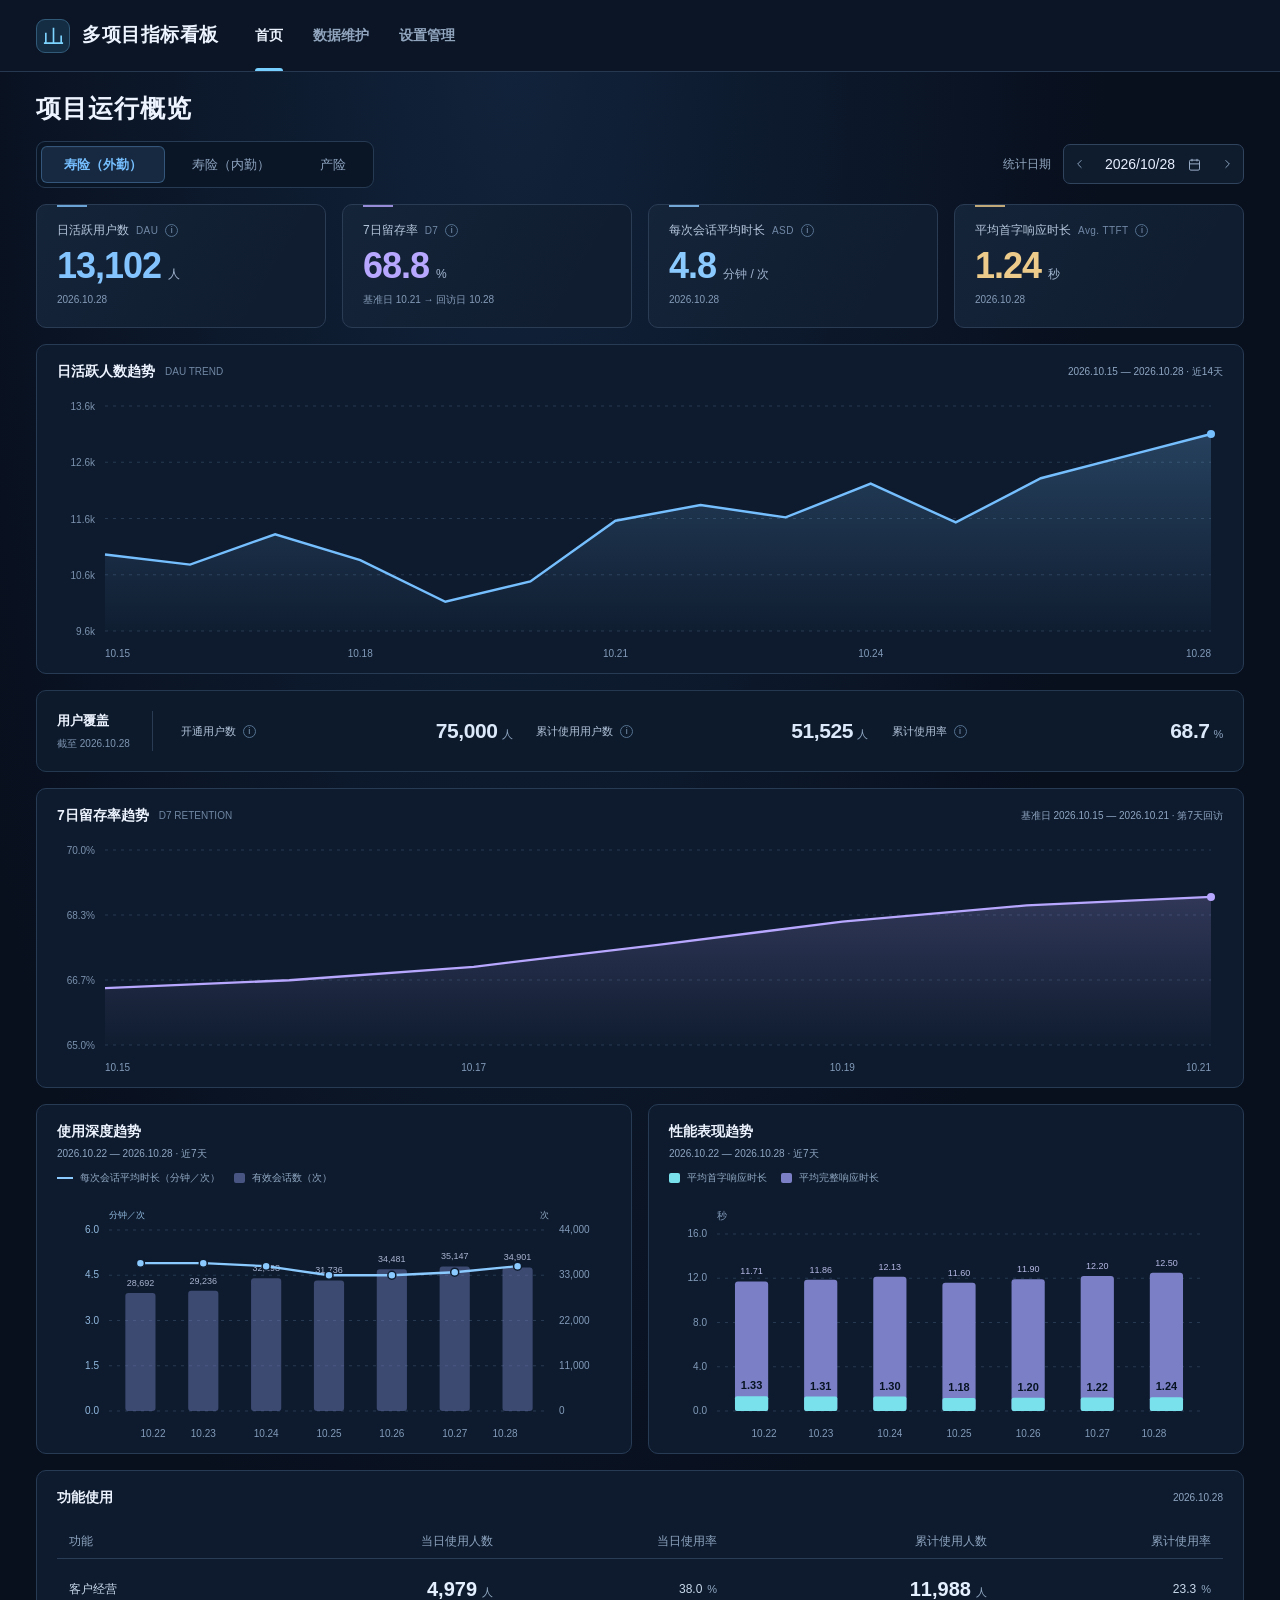
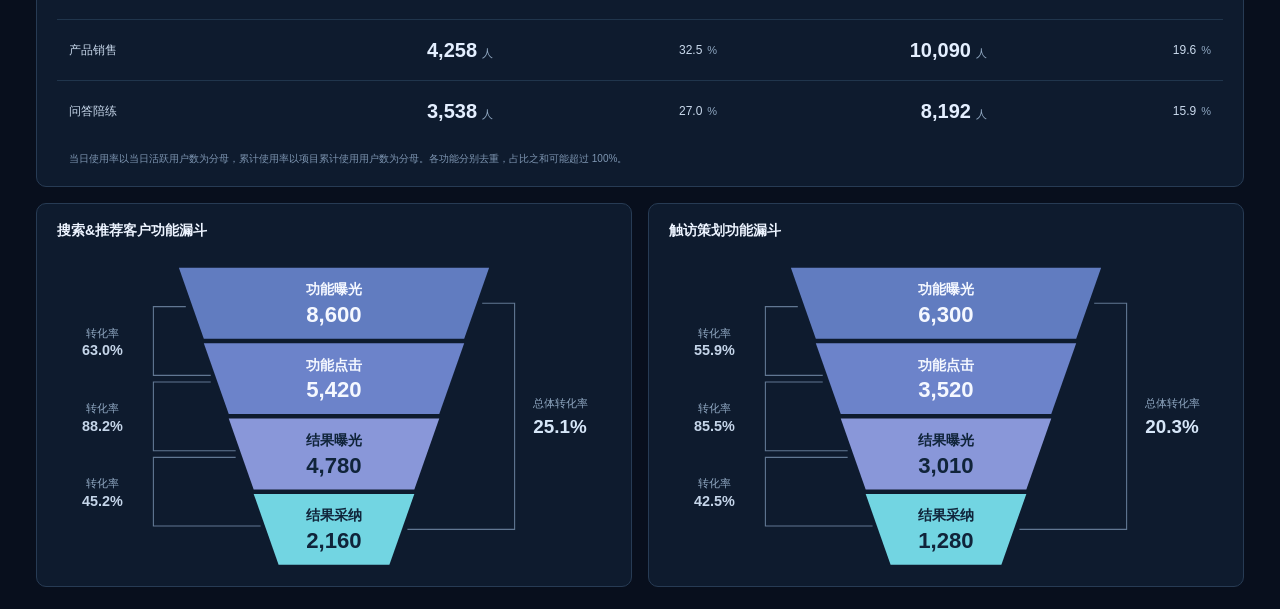
<file: 原型图/Dashboard首页_PC_v1.html>
<!doctype html>
<html lang="zh-CN">
<head><meta charset="utf-8"><meta name="viewport" content="width=device-width,initial-scale=1"><title>多项目指标看板</title>
<style>
:root{color-scheme:dark;--bg:#080f1d;--panel:#101e32;--border:#253951;--text:#edf4ff;--muted:#91a5be;--accent:#76bfff;--accent-rgb:118,191,255}*{box-sizing:border-box}body{margin:0;background:radial-gradient(ellipse at 40% 0,#11233b 0,transparent 55%),var(--bg);color:var(--text);font:14px/1.5 -apple-system,BlinkMacSystemFont,'Noto Sans SC','Microsoft YaHei',sans-serif;font-variant-numeric:tabular-nums}button,input{font:inherit}button,a{cursor:pointer}button{color:inherit}button:focus-visible,a:focus-visible,input:focus-visible{outline:2px solid var(--accent);outline-offset:3px}button:disabled{opacity:.32;cursor:not-allowed}a{color:inherit;text-decoration:none}[hidden]{display:none!important}.topbar{height:72px;padding:0 36px;display:flex;align-items:center;gap:36px;border-bottom:1px solid #263850;background:#0b1525}.brand{display:flex;align-items:center;gap:12px;font-size:19px;font-weight:650;letter-spacing:.5px;white-space:nowrap}.brandmark{width:34px;height:34px;border:1px solid #315a79;border-radius:9px;display:grid;place-items:center;background:#142d43;color:#7cd4ff}.brandmark svg{width:23px;height:23px}.topbar nav{display:flex;align-self:stretch;gap:30px}.topbar nav a{position:relative;display:flex;align-items:center;color:#91a5be;font-weight:600}.topbar nav a.active{color:#edf4ff}.topbar nav a.active:after{content:'';position:absolute;bottom:0;left:0;right:0;height:3px;border-radius:3px 3px 0 0;background:#77cfff}.page{height:calc(100dvh - 72px);max-width:1680px;margin:auto;padding:20px 36px 22px;display:grid;grid-template-rows:auto auto minmax(0,1fr);gap:16px}.intro{display:flex;align-items:center;justify-content:space-between;gap:20px}h1{font-size:25px;line-height:1.3;margin:0;font-weight:650;letter-spacing:1px}.overview-note{display:flex;align-items:center;gap:8px;color:#8298b2;font-size:11px}.overview-note i{width:5px;height:5px;border-radius:50%;background:#6da0c1}.controls{display:flex;align-items:center;justify-content:space-between;gap:20px}.project-tabs{display:inline-flex;border:1px solid #263b53;background:#0a1526;border-radius:9px;padding:4px;gap:4px}.project-tabs button{padding:8px 22px;min-height:37px;border:1px solid transparent;border-radius:6px;background:transparent;color:#8ea5c0;font-size:13px;white-space:nowrap}.project-tabs button[aria-selected=true]{border-color:rgba(var(--accent-rgb),.3);background:rgba(var(--accent-rgb),.12);color:var(--accent);font-weight:600;box-shadow:inset 0 1px 0 #ffffff07}.date-controls{display:flex;align-items:center;gap:12px}.date-controls>span{color:#93a8c1;font-size:12px}.date-shell{position:relative}.date-input-row{display:flex;align-items:center;background:#0f1c2e;border:1px solid #30445e;border-radius:7px}.date-step{width:32px;height:38px;display:grid;place-items:center;border:0;background:transparent;color:#91a8c4}.date-step svg{width:14px;height:14px}.date-trigger{display:flex;align-items:center;gap:12px;padding:7px 9px;min-height:38px;border:0;background:transparent;color:#e8f0ff}.date-trigger svg{width:15px;height:15px;color:#a0b5cf}.dashboard{min-height:0;display:grid;grid-template-rows:124px minmax(150px,1fr) 82px;gap:16px}.kpis{display:grid;grid-template-columns:repeat(4,minmax(0,1fr));gap:16px}.kpi{position:relative;border:1px solid #2a3c54;border-radius:10px;padding:16px 20px;background:linear-gradient(120deg,rgba(var(--accent-rgb),.045),transparent 80%),#101d30;min-width:0;overflow:hidden}.kpi:before{content:'';height:2px;position:absolute;top:0;left:20px;width:30px;background:var(--metric-color);opacity:.8}.metric-heading{display:flex;align-items:center;gap:7px;font-size:12px;color:#b5c6dc;white-space:nowrap}.en{font-size:10px;color:#7188a5;letter-spacing:.4px}.metric-value{display:flex;align-items:baseline;gap:7px;margin-top:8px;line-height:1.05}.metric-value strong{font-size:36px;font-weight:650;letter-spacing:-1px;color:var(--metric-color)}.metric-value small{color:#a2b6d0;font-size:12px}.metric-context{color:#859cb8;font-size:10px;margin-top:7px;line-height:1.5;white-space:nowrap}.help{display:inline-flex;align-items:center;justify-content:center;border:1px solid #54718f;color:#87a2c0;background:transparent;border-radius:50%;width:13px;height:13px;padding:0;font-size:9px;line-height:1;flex-shrink:0}.help:hover,.help[aria-expanded=true]{border-color:var(--accent);color:var(--accent)}.chart-panel{min-height:0;background:#0e1b2e;border:1px solid #273b54;border-radius:10px;padding:16px 20px 12px;display:flex;flex-direction:column}.chart-heading{display:flex;align-items:center;justify-content:space-between;gap:16px;flex-shrink:0}.chart-heading h2{margin:0;font-size:14px;font-weight:600;display:flex;align-items:center;gap:10px}.chart-heading h2>span{font-size:10px;font-weight:400;color:#7087a3}.chart-meta{display:flex;align-items:center;gap:14px;font-size:10px;color:#8fa6c2}.legend{display:flex;align-items:center;gap:6px}.legend i{height:6px;width:6px;background:var(--accent);border-radius:50%}.chart-plot{position:relative;min-height:0;flex:1;margin-top:12px}.chart-plot>svg{display:block;width:100%;height:100%;overflow:visible}.chart-tooltip{position:absolute;z-index:5;pointer-events:none;background:#1c324c;border:1px solid #46617f;border-radius:6px;box-shadow:0 6px 18px #0003;padding:7px 10px;color:#e4eeff;font-size:11px;white-space:nowrap}.plot-point{outline:none}.plot-point:hover,.plot-point:focus{fill:var(--accent);stroke:#d8eeff;stroke-width:2}.coverage{display:flex;align-items:center;gap:28px;border:1px solid #243950;border-radius:10px;background:#0d1a2c;padding:15px 20px}.coverage-heading{flex-shrink:0;padding-right:22px;border-right:1px solid #293b53}.coverage-heading h2{font-size:13px;margin:0;font-weight:600}.coverage-heading>div{font-size:10px;color:#7f96b1;margin-top:5px}.coverage-items{display:grid;grid-template-columns:repeat(3,minmax(0,1fr));gap:24px;flex:1;min-width:0}.coverage-item{display:flex;align-items:center;justify-content:space-between;gap:8px}.coverage-item .metric-heading{font-size:11px}.coverage-value{font-size:21px;font-weight:600;white-space:nowrap;color:#dce9fa;letter-spacing:-.4px}.coverage-value small{font-size:11px;font-weight:400;color:#8ea5c0;margin-left:4px}.empty-chart{height:100%;display:grid;place-items:center;color:#8096b0;font-size:12px}.definition{position:fixed;z-index:100;max-width:min(370px,calc(100vw - 24px));padding:15px 17px;border-radius:8px;background:#162a43;border:1px solid #426184;box-shadow:0 12px 32px #0005;color:#b7cbe4;font-size:12px;line-height:1.8}.definition h3{font-size:12px;margin:0 0 6px;color:#eaf3ff}.definition p{margin:0}.calendar{position:absolute;z-index:70;top:47px;right:0;width:300px;border:1px solid #3a526f;border-radius:9px;background:#101f33;box-shadow:0 12px 40px #0005;overflow:hidden}.calendar-header{display:flex;align-items:center;padding:12px;gap:4px;border-bottom:1px solid #2a405a}.calendar-header strong{flex:1;text-align:center;font-size:13px}.calendar-header button{border:0;background:transparent;width:28px;height:28px;color:#9bb5d3;display:grid;place-items:center}.calendar-header svg{width:15px;height:15px}.calendar-body{padding:9px 11px}.weekdays,.calendar-days{display:grid;grid-template-columns:repeat(7,1fr);gap:3px}.weekdays span{text-align:center;font-size:11px;color:#9cb1ca;padding:6px 0}.calendar-days button{height:31px;border:1px solid transparent;border-radius:4px;background:none;color:#d3e0f2;font-size:11px}.calendar-days button.other{color:#597391}.calendar-days button.chosen{background:#244d72;border-color:#68b8ed;color:#fff}.calendar-days button:hover:not(:disabled){background:#203c59}.calendar-days button.today{box-shadow:inset 0 0 0 1px #527494}.calendar-footer{display:flex;justify-content:flex-end;padding:10px 12px;border-top:1px solid #2a405a}.calendar-footer button{padding:5px 11px;border:1px solid #3c5572;background:#172c44;color:#bdd0e8;font-size:11px}.calendar-footer button:first-child{border-radius:4px 0 0 4px}.calendar-footer button+button{border-left:0}.calendar-footer button:last-child{border-radius:0 4px 4px 0;background:#244c71;color:#e5f3ff}
@media(min-width:1500px){.page{padding-top:26px;padding-bottom:26px;gap:20px}.dashboard{grid-template-rows:142px minmax(180px,1fr) 94px;gap:20px}.kpi{padding:20px 24px}.metric-value strong{font-size:44px}.metric-heading{font-size:13px}.metric-context{font-size:11px}.coverage-value{font-size:25px}}@media(max-width:1100px){.page{padding:18px 24px}.topbar{padding:0 24px}.project-tabs button{padding:8px 16px}.kpi{padding:14px}.metric-heading{font-size:11px}.metric-value strong{font-size:30px}.en{display:none}.coverage{gap:18px;padding:12px 16px}.coverage-items{gap:18px}.coverage-item{align-items:flex-start;flex-direction:column;gap:2px}.coverage-value{font-size:20px}.metric-context{font-size:9px}}@media(max-height:760px) and (min-width:761px){.topbar{height:60px}.page{height:calc(100dvh - 60px);padding-top:14px;padding-bottom:14px;gap:12px}h1{font-size:22px}.dashboard{grid-template-rows:112px minmax(130px,1fr) 74px;gap:12px}.metric-value strong{font-size:32px}.chart-panel{padding-top:12px}.kpi{padding-top:12px}.project-tabs button{min-height:32px;padding-top:5px;padding-bottom:5px}}@media(max-width:760px){.topbar{height:60px;padding:0 16px;gap:22px}.brand{font-size:14px;gap:8px}.brandmark{display:none}.topbar nav{gap:18px;font-size:12px}.page{height:auto;min-height:calc(100dvh - 60px);padding:18px 16px;grid-template-rows:auto auto auto}.controls{align-items:flex-start;flex-wrap:wrap;gap:12px}.date-controls{margin-left:auto}.project-tabs{width:100%;display:flex}.project-tabs button{flex:1;padding:7px 10px}.dashboard{grid-template-rows:auto 265px auto}.kpis{grid-template-columns:repeat(2,minmax(0,1fr));gap:12px}.kpi{min-height:118px}.metric-context{font-size:10px}.coverage{align-items:flex-start;flex-direction:column;gap:12px}.coverage-heading{padding:0;border:0;display:flex;align-items:center;gap:15px}.coverage-heading>div{margin:0}.coverage-items{width:100%;gap:12px}.coverage-value{font-size:18px}.chart-meta>.chart-period{display:none}.overview-note{font-size:10px}h1{font-size:23px}.metric-heading{font-size:11px}.chart-heading h2>span{display:none}}@media(prefers-reduced-motion:reduce){*{scroll-behavior:auto!important}}
.dashboard{grid-template-rows:124px minmax(130px,1fr) 82px minmax(130px,1fr)}.retention-point:hover,.retention-point:focus{fill:#b8a7ff}.chart-panel{padding-top:12px}.chart-plot{margin-top:8px}@media(min-width:1500px){.dashboard{grid-template-rows:142px minmax(150px,1fr) 94px minmax(150px,1fr)}}@media(max-height:760px) and (min-width:761px){.dashboard{grid-template-rows:112px minmax(105px,1fr) 74px minmax(105px,1fr)}.chart-heading h2{font-size:12px}.chart-panel{padding-top:10px;padding-bottom:8px}}@media(max-width:760px){.dashboard{grid-template-rows:auto 265px auto 265px}}
.page{height:auto;min-height:calc(100dvh - 72px);grid-template-rows:auto auto auto}.dashboard{grid-template-rows:auto 330px auto 300px}.kpi{min-height:124px}.chart-panel{padding:16px 20px 12px}.chart-plot{margin-top:12px}.coverage{min-height:82px}@media(min-width:1500px){.dashboard{grid-template-rows:auto 380px auto 340px}.kpi{min-height:142px}.coverage{min-height:94px}}@media(max-height:760px) and (min-width:761px){.page{height:auto;min-height:calc(100dvh - 60px);padding-top:20px;padding-bottom:22px;gap:16px}.dashboard{grid-template-rows:auto 330px auto 300px;gap:16px}.kpi{padding-top:16px;min-height:124px}.metric-value strong{font-size:36px}.chart-heading h2{font-size:14px}.chart-panel{padding:16px 20px 12px}.project-tabs button{min-height:37px;padding-top:8px;padding-bottom:8px}}@media(max-width:760px){.page{min-height:calc(100dvh - 60px)}.dashboard{grid-template-rows:auto 280px auto 280px}.kpi{min-height:124px}}
.dashboard{grid-template-rows:auto 330px auto 300px 330px}.session-legend{display:flex;gap:22px;flex-wrap:wrap;align-items:center;margin-top:9px;font-size:10px;color:#91a9c3}.session-legend>span{display:flex;align-items:center;gap:7px}.session-line-key{display:inline-block;width:16px;height:2px;background:#8bcaff}.session-bar-key{display:inline-block;width:11px;height:10px;background:#707bba;opacity:.6;border-radius:2px}.session-point:hover,.session-point:focus{fill:#8bcaff}.session-panel .chart-plot{margin-top:8px}@media(min-width:1500px){.dashboard{grid-template-rows:auto 380px auto 340px 380px}}@media(max-height:760px) and (min-width:761px){.dashboard{grid-template-rows:auto 330px auto 300px 330px}}@media(max-width:760px){.dashboard{grid-template-rows:auto 280px auto 280px 300px}.session-legend{gap:12px;font-size:9px}.session-count-label{font-size:8px}}
.dashboard{grid-template-rows:auto 330px auto 300px 330px 330px}.performance-first-key,.performance-full-key{display:inline-block;width:11px;height:10px;border-radius:2px;background:#79e1eb}.performance-full-key{background:#7b80c6}.performance-panel .chart-plot{margin-top:8px}.performance-column:focus{outline:none}.performance-column:focus rect,.performance-column:hover rect{stroke:#e4efff;stroke-width:1}@media(min-width:1500px){.dashboard{grid-template-rows:auto 380px auto 340px 380px 380px}}@media(max-height:760px) and (min-width:761px){.dashboard{grid-template-rows:auto 330px auto 300px 330px 330px}}@media(max-width:760px){.dashboard{grid-template-rows:auto 280px auto 280px 300px 300px}}
.dashboard{grid-template-rows:auto 330px auto 300px 330px 330px auto}.feature-panel{min-height:150px;padding-bottom:20px}.feature-content{margin-top:16px}.feature-table{width:100%;border-collapse:collapse;font-size:12px}.feature-table th{font-weight:400;color:#8ea5c0;text-align:left;padding:8px 12px;border-bottom:1px solid #293e56}.feature-table td{padding:15px 12px;border-bottom:1px solid #20354c;color:#c9d9ec}.feature-table tr:last-child td{border-bottom:0}.feature-table th:nth-child(n+2),.feature-table td:nth-child(n+2){text-align:right}.feature-table td:nth-child(2){font-size:20px;font-weight:600;color:#e4efff}.feature-table td small{font-size:11px;font-weight:400;margin-left:5px;color:#91a9c3}.feature-panel .empty-chart{min-height:80px}.feature-footnote{margin:10px 12px 0;font-size:10px;color:#7e96b2}@media(min-width:1500px){.dashboard{grid-template-rows:auto 380px auto 340px 380px 380px auto}}@media(max-height:760px) and (min-width:761px){.dashboard{grid-template-rows:auto 330px auto 300px 330px 330px auto}}@media(max-width:760px){.dashboard{grid-template-rows:auto 280px auto 280px 300px 300px auto}.feature-table th,.feature-table td{padding-left:5px;padding-right:5px}.feature-table th{font-size:10px}.feature-table td:nth-child(2){font-size:17px}}
.feature-content{overflow-x:auto}.feature-table{min-width:640px}.feature-table td:nth-child(4){font-size:20px;font-weight:600;color:#e4efff}@media(max-width:760px){.feature-table td:nth-child(4){font-size:17px}}
.dashboard{grid-template-rows:auto 330px auto 300px 350px auto}.trend-pair{display:grid;grid-template-columns:repeat(2,minmax(0,1fr));gap:16px;min-width:0;min-height:0}.trend-pair>.chart-panel{min-width:0}.trend-pair .chart-heading{flex-wrap:wrap;gap:4px 12px}.trend-pair .chart-meta{flex-basis:100%}.trend-pair .chart-period{display:inline}.trend-pair .session-legend{gap:6px 14px;min-height:30px;align-content:flex-start}.trend-pair .chart-tooltip{max-width:calc(100% - 8px);white-space:normal}@media(min-width:1500px){.dashboard{grid-template-rows:auto 380px auto 340px 380px auto}.trend-pair{gap:20px}}@media(max-height:760px) and (min-width:761px){.dashboard{grid-template-rows:auto 330px auto 300px 350px auto}}@media(max-width:760px){.dashboard{grid-template-rows:auto 280px auto 280px auto auto}.trend-pair{grid-template-columns:minmax(0,1fr);grid-template-rows:330px 330px}.trend-pair .session-count-label{font-size:9px}}
.funnel-pair{display:grid;grid-template-columns:repeat(2,minmax(0,1fr));gap:16px;min-width:0}.funnel-panel{min-width:0;min-height:345px}.funnel-panel .chart-heading{flex-wrap:wrap;gap:5px 12px}.funnel-panel .chart-meta{font-size:10px}.funnel-content{flex:1;min-height:250px;margin-top:18px}.funnel-content svg{display:block;width:100%;height:auto}.funnel-content .empty-chart{min-height:240px}.funnel-demo{color:#8ea5c0}@media(min-width:1500px){.funnel-pair{gap:20px}}@media(max-width:760px){.funnel-pair{grid-template-columns:minmax(0,1fr)}.funnel-panel{min-height:310px}}
.kpis[data-count="3"]{grid-template-columns:repeat(3,minmax(0,1fr))}@media(max-width:760px){.kpis[data-count="3"]{grid-template-columns:minmax(0,1fr)}}
</style></head>
<body>
<header class="topbar"><a class="brand" href="#home"><span class="brandmark"><svg viewBox="0 0 24 24" fill="none" stroke="currentColor" stroke-width="1.7"><path d="M4 20V9m8 11V4m8 16V12M2 20h20"/></svg></span>多项目指标看板</a><nav aria-label="主导航"><a class="active" href="#home" aria-current="page">首页</a><a href="Dashboard数据维护_PC_v1.html#entry">数据维护</a><a href="Dashboard设置管理_PC_v1.html#projects">设置管理</a></nav></header>
<main class="page"><section class="intro"><h1>项目运行概览</h1></section><section class="controls"><div id="projectTabs" class="project-tabs" role="tablist" aria-label="选择项目"></div><div class="date-controls"><span>统计日期</span><div class="date-shell" id="dateShell"><div class="date-input-row"><button class="date-step" id="prevDate" aria-label="前一天"></button><button id="dateTrigger" class="date-trigger" aria-label="选择统计日期" aria-haspopup="dialog" aria-expanded="false" aria-controls="calendar"><span id="dateText"></span><svg viewBox="0 0 24 24" fill="none" stroke="currentColor" stroke-width="1.5"><rect x="4" y="5" width="16" height="16" rx="2"/><path d="M8 3v4m8-4v4M4 11h16"/></svg></button><button class="date-step" id="nextDate" aria-label="后一天"></button></div><section id="calendar" class="calendar" role="dialog" aria-label="选择统计日期" hidden><div class="calendar-header"><button data-calendar-nav="-12" aria-label="上一年"></button><button data-calendar-nav="-1" aria-label="上个月"></button><strong id="calendarTitle"></strong><button data-calendar-nav="1" aria-label="下个月"></button><button data-calendar-nav="12" aria-label="下一年"></button></div><div class="calendar-body"><div class="weekdays" aria-hidden="true"><span>一</span><span>二</span><span>三</span><span>四</span><span>五</span><span>六</span><span>日</span></div><div id="calendarDays" class="calendar-days"></div></div><div class="calendar-footer"><button id="calendarReset">重置</button><button id="calendarNow">现在</button><button id="calendarConfirm">确定</button></div></section></div></div></section><section class="dashboard" id="dashboardPanel" role="tabpanel" aria-label="项目指标"><section class="kpis" id="kpis" aria-label="关键指标"></section><section class="chart-panel" aria-labelledby="chartTitle"><div class="chart-heading"><h2 id="chartTitle">日活跃人数趋势<span>DAU TREND</span></h2><div class="chart-meta"><span class="chart-period" id="chartPeriod"></span></div></div><div class="chart-plot" id="chartPlot"></div></section><section class="coverage" aria-label="用户覆盖"><div class="coverage-heading"><h2>用户覆盖</h2><div id="coverageDate"></div></div><div class="coverage-items" id="coverageItems"></div></section><section class="chart-panel retention-panel" aria-labelledby="retentionTitle"><div class="chart-heading"><h2 id="retentionTitle">7日留存率趋势<span>D7 RETENTION</span></h2><div class="chart-meta"><span class="chart-period" id="retentionPeriod"></span></div></div><div class="chart-plot" id="retentionPlot"></div></section><div class="trend-pair"><section class="chart-panel session-panel" aria-labelledby="sessionTitle"><div class="chart-heading"><h2 id="sessionTitle">使用深度趋势</h2><div class="chart-meta"><span class="chart-period" id="sessionPeriod"></span></div></div><div class="session-legend"><span><i class="session-line-key"></i>每次会话平均时长（分钟／次）</span><span><i class="session-bar-key"></i>有效会话数（次）</span></div><div class="chart-plot" id="sessionPlot"></div></section><section class="chart-panel performance-panel" aria-labelledby="performanceTitle"><div class="chart-heading"><h2 id="performanceTitle">性能表现趋势</h2><div class="chart-meta"><span class="chart-period" id="performancePeriod"></span></div></div><div class="session-legend performance-legend"><span><i class="performance-first-key"></i>平均首字响应时长</span><span><i class="performance-full-key"></i>平均完整响应时长</span></div><div class="chart-plot" id="performancePlot"></div></section></div><section class="chart-panel feature-panel" aria-labelledby="featureTitle"><div class="chart-heading"><h2 id="featureTitle">功能使用</h2><div class="chart-meta"><span id="featureDate"></span></div></div><div id="featureContent" class="feature-content"></div></section><div class="funnel-pair" id="funnelCards"></div></section></main>
<aside class="definition" id="definition" role="note" hidden><h3 id="definitionTitle"></h3><p id="definitionText"></p></aside>
<script>
const metricDictionary={"开通用户数": {"english": "Enabled Users", "definition": "截至统计日，自项目上线以来累计获得使用权限的去重用户数；同一用户多次开通只计 1 人。", "key": false}, "累计使用用户数": {"english": "Cumulative Unique Users", "definition": "自项目上线至统计日，至少发生过一次有效使用行为的去重用户数；同一用户跨日、跨会话只计 1 人。", "key": false}, "累计使用率": {"english": "Cumulative Adoption Rate", "definition": "截至统计日的累计使用用户数 ÷ 同口径开通用户数 × 100%。分子、分母使用同一项目、同一统计截止日及用户范围。", "key": false}, "日活跃用户数": {"english": "DAU / Daily Active Users", "definition": "统计自然日内，至少发生过一次有效使用行为的去重用户数；同一用户当日多次使用只计 1 人。", "key": true}, "日活跃率": {"english": "DAU Rate / Daily Active User Rate", "definition": "日活跃用户数（DAU）÷ 同项目截至当日的开通用户数 × 100%。分子、分母采用相同用户范围。", "key": false}, "人均使用时长": {"english": "Avg. Time Spent per Active User", "definition": "统计期内活跃用户的有效使用时长总和 ÷ 同期去重活跃用户数。先累计每位用户在本期内的有效使用时长，再计算人均值；单位：分钟/人。有效时长及空闲处理规则待埋点方案确认。", "key": false}, "每次会话平均时长": {"english": "ASD / Average Session Duration", "definition": "统计期内已结束的有效会话总时长 ÷ 同期已结束的有效会话数。分子、分母采用同一批会话；单位：分钟/次。会话起止及空闲处理规则待埋点方案确认。", "key": true}, "7日留存率": {"english": "D7 Retention / Day 7 Retention Rate", "definition": "基准日 D 的活跃用户中，在 D+7 当天再次有效使用的去重人数 ÷ 基准日 D 的活跃用户数 × 100%。D 不限首次使用日；仅展示 D+7 已结束的批次，不按后续 7 天内任意回访计算。", "key": true}, "平均响应时长": {"english": "Avg. Time to Inference Start", "definition": "同一批可统计成功请求中，模型内部开始推理时间与用户发送指令时间之差的总和 ÷ 请求数；单位：秒。推理开始时间以模型内部日志为准，不以加载提示或界面“思考中”为准。", "key": false}, "平均首字响应时长": {"english": "Avg. TTFT / Average Time to First Token", "definition": "同一批可统计成功请求中，前端呈现首个有效回答内容时间与用户发送指令时间之差的总和 ÷ 请求数；单位：秒。不将加载提示或“思考中”状态计为首字。", "key": true}, "平均完整响应时长": {"english": "Avg. Full Response Time", "definition": "同一批可统计成功请求中，前端完整呈现回答的结束时间与用户发送指令时间之差的总和 ÷ 请求数；单位：秒。包含开始推理前等待、首字等待及后续生成过程。", "key": false}, "功能使用人数": {"english": "Feature UV / Feature Unique Users", "definition": "统计期内，至少有效使用过一次指定功能的去重用户数；同一用户在同一功能中使用多次只计 1 人。不同功能分别去重。", "key": false}, "功能使用人数占比": {"english": "Feature User Share", "definition": "统计期内指定功能的去重使用人数 ÷ 同项目同期活跃用户数 × 100%。分子、分母采用相同用户范围；同一用户可使用多个功能，各功能占比之和可能超过 100%。", "key": false}, "功能累计使用人数": {"english": "Cumulative Feature Unique Users", "definition": "自指定功能上线至统计日，至少有效使用过一次该功能的去重用户数；同一用户跨日、跨会话只计 1 人。", "key": false}, "功能累计使用人数占比": {"english": "Cumulative Feature User Share", "definition": "截至统计日，指定功能累计去重使用人数 ÷ 同项目、同用户范围的累计使用用户数 × 100%。分子、分母使用同一截止日；各功能分别统计，占比之和可能超过 100%。", "key": false}};
Object.assign(metricDictionary,{'留存率':{definition:'当前沿用7日留存率口径：'+metricDictionary['7日留存率'].definition},'成交转化率':{definition:'成交认定范围及转化率的分子、分母待确认。'},'成交额':{definition:'成交认定、币种、金额单位及统计范围待确认。'}});
const projects=[{id:'life',name:'寿险（外勤）',color:'#76bfff',rgb:'118,191,255',enabled:75000,cumulative:51525,duration:4.8,retention:.688,ttft:1.24,series:[10420,10960,10780,11320,10860,10120,10480,11560,11840,11620,12220,11960,12320,12846,13102]},{id:'life-office',name:'寿险（内勤）',color:'#64d8d0',rgb:'100,216,208',enabled:20000,cumulative:11040,duration:5.6,retention:.642,ttft:1.48,series:[2180,2260,2140,2340,2490,2310,2240,2380,2570,2460,2690,2810,2780,2968,3016]},{id:'property',name:'产险',color:'#b4a5ff',rgb:'180,165,255',enabled:10000,cumulative:4260,duration:4.2,retention:.605,ttft:1.72,series:[760,810,790,850,870,820,840,910,920,890,970,1020,1080,1152,1186]}];
const $=s=>document.querySelector(s),$$=s=>Array.from(document.querySelectorAll(s));
const esc=v=>String(v??'').replace(/[&<>"']/g,c=>({'&':'&amp;','<':'&lt;','>':'&gt;','"':'&quot;',"'":'&#39;'}[c]));
const svg=path=>`<svg viewBox="0 0 24 24" fill="none" stroke="currentColor" stroke-width="1.6" stroke-linecap="round" stroke-linejoin="round">${path}</svg>`;
const arrow=svg('<path d="m14 6-6 6 6 6"/>');
const firstDate='2026-10-14',lastDate='2026-10-28',today='2026-10-30';
let selectedProject=0,selectedDate=lastDate,pendingDate=lastDate,calendarMonth=lastDate.slice(0,7)+'-01',activeHelp=null;
function parse(d){return new Date(d+'T12:00:00')}
function dateKey(d){return `${d.getFullYear()}-${String(d.getMonth()+1).padStart(2,'0')}-${String(d.getDate()).padStart(2,'0')}`}
function shift(d,n){const t=parse(d);t.setDate(t.getDate()+n);return dateKey(t)}
function pretty(d){return d.replaceAll('-','.')}
function fmt(n,d=0){return n===null||!Number.isFinite(n)?'—':n.toLocaleString('en-US',{minimumFractionDigits:d,maximumFractionDigits:d})}
function storedData(){try{const v=JSON.parse(localStorage.getItem('dashboard-maintenance-v1')||'{}');return Array.isArray(v.records)?v.records:[]}catch{return[]}}
function lookup(records,projectId,category,date){return records.find(r=>r.meta?.project===projectId&&r.meta?.category===category&&r.meta?.actualEnd===date)?.data||null}
function numeric(v){return v===null||v===undefined||String(v).trim()===''?null:Number.isFinite(Number(v))?Number(v):null}
function dayActive(p,date,records=[]){const stored=lookup(records,p.id,'activity',date),value=numeric(stored?.activeDay);if(value!==null)return value;if(date<firstDate||date>lastDate)return null;const i=Math.round((parse(date)-parse(firstDate))/86400000);return p.series[i]??null}
function retentionFor(p,observationDate,records=[]){const baseline=shift(observationDate,-7),cohort=dayActive(p,baseline,records),savedRate=numeric(lookup(records,p.id,'retention',observationDate)?.d7RetentionRate);if(savedRate!==null&&savedRate>=0&&savedRate<=100&&observationDate<today)return{baseline,cohort,returned:null,rate:savedRate};const offset=Math.round((parse(lastDate)-parse(observationDate))/86400000);if(!cohort||observationDate>lastDate||offset<0)return{baseline,cohort,returned:null,rate:null};const target=Math.max(0,Math.min(1,p.retention-offset*.004+Math.sin(offset*1.1)*.002)),returned=Math.round(cohort*target);return{baseline,cohort,returned,rate:returned/cohort*100}}
function sessionFor(p,date,records=[]){const depth=lookup(records,p.id,'depth',date),storedDuration=numeric(depth?.sessionDurationAvg),storedCount=numeric(depth?.completedSessionCount);if(depth)return{duration:storedCount===0?null:storedDuration,count:storedCount};const active=dayActive(p,date,records);if(active===null||date<firstDate||date>lastDate)return{duration:null,count:null};const i=Math.round((parse(date)-parse(firstDate))/86400000),duration=Number((p.duration+(p.series[i]/p.series.at(-1)-1)*1.2+(Math.sin(i*.9)-Math.sin(14*.9))*.22).toFixed(1)),count=Math.round(active*(2.6+Math.sin(i*.65)*.2));return{duration,count}}
function performanceFor(p,date,records=[]){const saved=lookup(records,p.id,'performance',date),offset=Math.round((parse(lastDate)-parse(date))/86400000),hasSample=date>=firstDate&&date<=lastDate,projectIndex=projects.indexOf(p);const first=numeric(saved?.ttftDay)??(hasSample?Number((p.ttft+offset*.015).toFixed(2)):null),full=numeric(saved?.completeDay)??(hasSample?Number((12.5+projectIndex*1.2-offset*.09+Math.sin(offset*.8)*.25).toFixed(2)):null);return{first:first!==null&&first>=0?first:null,full:full!==null&&full>=0?full:null}}
function dataFor(p,date,records=[]){const active=dayActive(p,date,records),cov=lookup(records,p.id,'coverage',date),perf=lookup(records,p.id,'performance',date),depth=lookup(records,p.id,'depth',date);const offset=Math.round((parse(lastDate)-parse(date))/86400000),hasSample=date>=firstDate&&date<=lastDate;const enabled=numeric(cov?.enabled)??(hasSample?p.enabled:null),cumulative=numeric(cov?.cumulative)??(hasSample?Math.round(p.cumulative*(1-offset*.0035)):null);const duration=sessionFor(p,date,records).duration,ttft=numeric(perf?.ttftDay)??(hasSample?Number((p.ttft+offset*.015).toFixed(2)):null);const retained=retentionFor(p,date,records);return{active,enabled,cumulative,rate:enabled&&cumulative!==null?cumulative/enabled*100:null,duration,ttft,baseline:retained.baseline,retention:retained.rate}}
function help(name){return `<button class="help" data-help="${esc(name)}" aria-label="查看${esc(name)}口径" aria-controls="definition" aria-expanded="false">i</button>`}
function renderKpis(p,r){const property=p.id==='property';const rows=property?[['留存率','D7',r.retention,'%',1,'7日口径 · '+pretty(selectedDate),'#b8a7ff'],['成交转化率','',null,'%',1,'待维护 · 统计口径待确认','#83c4ff'],['成交额','',null,'',0,'待维护 · 金额单位与口径待确认','#8bcaff']]:[['日活跃用户数','DAU',r.active,'人',0,pretty(selectedDate),'#83c4ff'],['7日留存率','D7',r.retention,'%',1,`基准日 ${pretty(r.baseline).slice(5)} → 回访日 ${pretty(selectedDate).slice(5)}`,'#b8a7ff'],['每次会话平均时长','ASD',r.duration,'分钟 / 次',1,pretty(selectedDate),'#8bcaff'],['平均首字响应时长','Avg. TTFT',r.ttft,'秒',2,pretty(selectedDate),'#edcb8a']];$('#kpis').setAttribute('data-count',String(rows.length));$('#kpis').innerHTML=rows.map(([name,en,value,unit,decimals,context,color])=>`<article class="kpi" style="--metric-color:${color}"><div class="metric-heading">${name}<span class="en">${en}</span>${help(name)}</div><div class="metric-value"><strong>${fmt(value,decimals)}</strong><small>${unit}</small></div><div class="metric-context">${value===null&&!property?'暂无完整数据 · ':''}${context}</div></article>`).join('')}
function renderCoverage(r){$('#coverageDate').textContent='截至 '+pretty(selectedDate);$('#coverageItems').innerHTML=[['开通用户数',r.enabled,'人',0],['累计使用用户数',r.cumulative,'人',0],['累计使用率',r.rate,'%',1]].map(([name,value,unit,d])=>`<div class="coverage-item"><div class="metric-heading">${name}${help(name)}</div><div class="coverage-value">${fmt(value,d)}<small>${unit}</small></div></div>`).join('')}
function renderTrend(p,records){const dates=Array.from({length:14},(_,i)=>shift(selectedDate,i-13)),points=dates.map((date,i)=>({date,i,value:dayActive(p,date,records)})),values=points.filter(v=>v.value!==null);$('#chartPeriod').textContent=pretty(dates[0])+' — '+pretty(selectedDate)+' · 近14天';if(!values.length){$('#chartPlot').innerHTML='<div class="empty-chart">所选日期范围暂无数据</div>';return}const w=Math.max(500,$('#chartPlot').clientWidth||1100),h=Math.max(140,$('#chartPlot').clientHeight||220),left=48,right=12,top=12,bottom=h-30,high=Math.max(...values.map(v=>v.value)),low=Math.min(...values.map(v=>v.value)),step=Math.max(1,Math.ceil((high-low||high*.2)/4/100)*100),max=Math.max(step,Math.ceil(high/step)*step),min=Math.max(0,max-step*5),x=i=>left+i*(w-left-right)/13,y=v=>top+(max-v)/(max-min)*(bottom-top);let grid='';for(let j=0;j<=4;j++){const v=min+(max-min)*j/4;grid+=`<line x1="${left}" x2="${w-right}" y1="${y(v)}" y2="${y(v)}" stroke="#263950" stroke-dasharray="3 5"/><text x="${left-10}" y="${y(v)+4}" text-anchor="end" fill="#7b92ae" font-size="10">${v>=1000?fmt(v/1000,1)+'k':fmt(v)}</text>`}for(const i of [0,3,6,9,13])grid+=`<text x="${x(i)}" y="${h-4}" text-anchor="${i===0?'start':i===13?'end':'middle'}" fill="#829bb9" font-size="10">${pretty(dates[i]).slice(5)}</text>`;let line='',areas='',segment=[];function flush(){if(!segment.length)return;const d=segment.map((v,i)=>`${i?'L':'M'}${x(v.i)},${y(v.value)}`).join(' ');line+=d+' ';areas+=d+` L${x(segment.at(-1).i)},${bottom} L${x(segment[0].i)},${bottom}Z `;segment=[]}for(const point of points){if(point.value===null)flush();else segment.push(point)}flush();$('#chartPlot').innerHTML=`<svg viewBox="0 0 ${w} ${h}" preserveAspectRatio="none" role="img" aria-label="${p.name}近14天日活跃人数趋势"><defs><linearGradient id="area" x1="0" y1="0" x2="0" y2="1"><stop stop-color="${p.color}" stop-opacity=".23"/><stop offset="1" stop-color="${p.color}" stop-opacity=".015"/></linearGradient></defs>${grid}<path d="${areas}" fill="url(#area)"/><path d="${line}" stroke="${p.color}" fill="none" stroke-width="2.4" vector-effect="non-scaling-stroke"/>${values.map((v,i)=>`<circle class="plot-point" cx="${x(v.i)}" cy="${y(v.value)}" r="${i===values.length-1?4:5}" fill="${i===values.length-1?p.color:'transparent'}" tabindex="0" data-chart-label="${pretty(v.date)} · ${fmt(v.value)} 人" aria-label="${pretty(v.date)}日活跃${fmt(v.value)}人"/>`).join('')}</svg><div class="chart-tooltip" hidden></div>`;$$('#chartPlot .plot-point').forEach(point=>{const show=()=>{const tip=$('#chartPlot .chart-tooltip'),b=$('#chartPlot').getBoundingClientRect(),r=point.getBoundingClientRect();tip.textContent=point.dataset.chartLabel;tip.hidden=false;tip.style.left=Math.min(Math.max(0,r.left-b.left-65),b.width-155)+'px';tip.style.top=Math.max(0,r.top-b.top-35)+'px'};point.onmouseenter=point.onfocus=show;point.onmouseleave=point.onblur=()=>$('#chartPlot .chart-tooltip').hidden=true})}
function renderRetentionTrend(p,records){const baselineEnd=shift(selectedDate,-7),points=Array.from({length:7},(_,i)=>{const baseline=shift(baselineEnd,i-6),observationDate=shift(baseline,7),r=retentionFor(p,observationDate,records);return{i,baseline,observationDate,value:r.rate}}),values=points.filter(p=>p.value!==null);$('#retentionPeriod').textContent='基准日 '+pretty(points[0].baseline)+' — '+pretty(baselineEnd)+' · 第7天回访';if(!values.length){$('#retentionPlot').innerHTML='<div class="empty-chart">暂无已完成第7天观察的留存数据</div>';return}const w=Math.max(500,$('#retentionPlot').clientWidth||1100),h=Math.max(130,$('#retentionPlot').clientHeight||180),left=48,right=12,top=12,bottom=h-30,low=Math.min(...values.map(v=>v.value)),high=Math.max(...values.map(v=>v.value)),min=Math.max(0,Math.floor((low-1)/5)*5),max=Math.min(100,Math.max(min+5,Math.ceil((high+1)/5)*5)),x=i=>left+i*(w-left-right)/6,y=v=>top+(max-v)/(max-min)*(bottom-top);let grid='';for(let i=0;i<4;i++){const v=min+(max-min)*i/3;grid+=`<line x1="${left}" x2="${w-right}" y1="${y(v)}" y2="${y(v)}" stroke="#263950" stroke-dasharray="3 5"/><text x="${left-10}" y="${y(v)+4}" text-anchor="end" fill="#7b92ae" font-size="10">${fmt(v,1)}%</text>`}for(const i of [0,2,4,6])grid+=`<text x="${x(i)}" y="${h-4}" text-anchor="${i===0?'start':i===6?'end':'middle'}" fill="#829bb9" font-size="10">${pretty(points[i].baseline).slice(5)}</text>`;let path='',area='',segment=[];const flush=()=>{if(!segment.length)return;const d=segment.map((v,i)=>`${i?'L':'M'}${x(v.i)},${y(v.value)}`).join(' ');path+=d+' ';area+=d+` L${x(segment.at(-1).i)},${bottom} L${x(segment[0].i)},${bottom}Z `;segment=[]};for(const point of points){if(point.value===null)flush();else segment.push(point)}flush();$('#retentionPlot').innerHTML=`<svg viewBox="0 0 ${w} ${h}" preserveAspectRatio="none" role="img" aria-label="${p.name}7日留存率趋势，横轴为基准日"><defs><linearGradient id="retentionArea" x1="0" y1="0" x2="0" y2="1"><stop stop-color="#b8a7ff" stop-opacity=".20"/><stop offset="1" stop-color="#b8a7ff" stop-opacity=".01"/></linearGradient></defs>${grid}<path d="${area}" fill="url(#retentionArea)"/><path d="${path}" fill="none" stroke="#b8a7ff" stroke-width="2.3" vector-effect="non-scaling-stroke"/>${values.map((v,i)=>`<circle class="plot-point retention-point" cx="${x(v.i)}" cy="${y(v.value)}" r="${i===values.length-1?4:5}" fill="${i===values.length-1?'#b8a7ff':'transparent'}" tabindex="0" data-chart-label="基准日 ${pretty(v.baseline)} → 回访日 ${pretty(v.observationDate)} · ${fmt(v.value,1)}%" aria-label="基准日${pretty(v.baseline)}，第7天回访日${pretty(v.observationDate)}，留存率${fmt(v.value,1)}%"/>`).join('')}</svg><div class="chart-tooltip" hidden></div>`;$$('#retentionPlot .plot-point').forEach(point=>{const show=()=>{const tip=$('#retentionPlot .chart-tooltip'),b=$('#retentionPlot').getBoundingClientRect(),r=point.getBoundingClientRect();tip.textContent=point.dataset.chartLabel;tip.hidden=false;tip.style.left=Math.min(Math.max(0,r.left-b.left-150),Math.max(0,b.width-340))+'px';tip.style.top=Math.max(0,r.top-b.top-35)+'px'};point.onmouseenter=point.onfocus=show;point.onmouseleave=point.onblur=()=>$('#retentionPlot .chart-tooltip').hidden=true})}
function renderSessionTrend(p,records){const points=Array.from({length:7},(_,i)=>{const date=shift(selectedDate,i-6);return{i,date,...sessionFor(p,date,records)}}),values=points.filter(v=>v.duration!==null),counts=points.filter(v=>v.count!==null);$('#sessionPeriod').textContent=pretty(points[0].date)+' — '+pretty(selectedDate)+' · 近7天';if(!values.length&&!counts.length){$('#sessionPlot').innerHTML='<div class="empty-chart">所选日期范围暂无会话数据</div>';return}const w=Math.max(300,$('#sessionPlot').clientWidth||500),h=Math.max(170,$('#sessionPlot').clientHeight||240),left=52,right=62,top=22,bottom=h-30,width=w-left-right,x=i=>left+width*(i+.5)/points.length,barWidth=Math.min(32,width/points.length*.48),maxDuration=Math.max(1,Math.ceil(Math.max(0,...values.map(v=>v.duration))*1.2)),rawMaxCount=Math.max(0,...counts.map(v=>v.count)),countStep=Math.max(1,Math.ceil(rawMaxCount*1.25/4/100)*100),maxCount=countStep*4,yDuration=v=>bottom-v/maxDuration*(bottom-top),yCount=v=>bottom-v/maxCount*(bottom-top);let grid=`<text x="${left}" y="10" text-anchor="start" fill="#91b9de" font-size="9">分钟／次</text><text x="${w-right}" y="10" text-anchor="end" fill="#8fa7c0" font-size="9">次</text>`;for(let i=0;i<=4;i++){const py=bottom-(bottom-top)*i/4;grid+=`<line x1="${left}" x2="${w-right}" y1="${py}" y2="${py}" stroke="#263950" stroke-dasharray="3 5"/><text x="${left-10}" y="${py+3}" text-anchor="end" fill="#91b9de" font-size="10">${fmt(maxDuration*i/4,1)}</text><text x="${w-right+10}" y="${py+3}" text-anchor="start" fill="#829bb9" font-size="10">${fmt(maxCount*i/4)}</text>`}for(const i of [0,1,2,3,4,5,6])grid+=`<text x="${x(i)}" y="${h-4}" text-anchor="${i===0?'start':i===6?'end':'middle'}" fill="#829bb9" font-size="10">${pretty(points[i].date).slice(5)}</text>`;const bars=counts.map(v=>`<g role="img" aria-label="${pretty(v.date)}有效会话数${fmt(v.count)}次"><rect x="${x(v.i)-barWidth/2}" y="${yCount(v.count)}" width="${barWidth}" height="${bottom-yCount(v.count)}" rx="3" fill="#707bba" fill-opacity=".48"/><text class="session-count-label" x="${x(v.i)}" y="${yCount(v.count)-7}" text-anchor="middle" fill="#a9b3cf" font-size="9">${fmt(v.count)}</text></g>`).join('');let path='',segment=[];const flush=()=>{if(segment.length)path+=segment.map((v,i)=>`${i?'L':'M'}${x(v.i)},${yDuration(v.duration)}`).join(' ')+' ';segment=[]};for(const v of points){if(v.duration===null)flush();else segment.push(v)}flush();$('#sessionPlot').innerHTML=`<svg viewBox="0 0 ${w} ${h}" preserveAspectRatio="none" role="img" aria-label="${p.name}近7天平均会话时长折线和有效会话数柱状组合图，左轴分钟每次，右轴会话次数">${grid}${bars}<path d="${path}" fill="none" stroke="#8bcaff" stroke-width="2.3" vector-effect="non-scaling-stroke"/>${values.map(v=>`<circle class="plot-point session-point" cx="${x(v.i)}" cy="${yDuration(v.duration)}" r="4" fill="#8bcaff" stroke="#0e1b2e" stroke-width="1.5" tabindex="0" data-chart-label="${pretty(v.date)} · 平均 ${fmt(v.duration,1)} 分钟／次" aria-label="${pretty(v.date)}平均会话时长${fmt(v.duration,1)}分钟每次"/>`).join('')}</svg><div class="chart-tooltip" hidden></div>`;$$('#sessionPlot .plot-point').forEach(point=>{const show=()=>{const tip=$('#sessionPlot .chart-tooltip'),b=$('#sessionPlot').getBoundingClientRect(),r=point.getBoundingClientRect();tip.textContent=point.dataset.chartLabel;tip.hidden=false;tip.style.left=Math.min(Math.max(0,r.left-b.left-110),Math.max(0,b.width-250))+'px';tip.style.top=Math.max(0,r.top-b.top-35)+'px'};point.onmouseenter=point.onfocus=show;point.onmouseleave=point.onblur=()=>$('#sessionPlot .chart-tooltip').hidden=true})}
function hideHelp(){if(activeHelp)activeHelp.setAttribute('aria-expanded','false');activeHelp=null;$('#definition').hidden=true}
function bindHelp(){$$('[data-help]').forEach(button=>button.onclick=e=>{e.stopPropagation();if(activeHelp===button){hideHelp();return}hideHelp();const name=button.dataset.help,definition=metricDictionary[name];$('#definitionTitle').textContent=name;$('#definitionText').textContent=definition?.definition||'';$('#definition').hidden=false;button.setAttribute('aria-expanded','true');activeHelp=button;const r=button.getBoundingClientRect(),box=$('#definition'),b=box.getBoundingClientRect();box.style.left=Math.max(12,Math.min(r.left,innerWidth-b.width-12))+'px';box.style.top=(r.bottom+b.height+12<innerHeight?r.bottom+9:Math.max(12,r.top-b.height-9))+'px'})}
function renderPerformanceTrend(p,records){
const points=Array.from({length:7},(_,i)=>{const date=shift(selectedDate,i-6);return{i,date,...performanceFor(p,date,records)}}),valid=points.filter(v=>v.first!==null||v.full!==null);
$('#performancePeriod').textContent=pretty(points[0].date)+' — '+pretty(selectedDate)+' · 近7天';
if(!valid.length){$('#performancePlot').innerHTML='<div class="empty-chart">所选日期范围暂无性能数据</div>';return}
const w=Math.max(300,$('#performancePlot').clientWidth||500),h=Math.max(170,$('#performancePlot').clientHeight||240),left=48,right=22,top=26,bottom=h-30,width=w-left-right,barWidth=Math.min(36,width/points.length*.48),x=i=>left+width*(i+.5)/points.length,maxValue=Math.max(1,Math.ceil(Math.max(...valid.flatMap(v=>[v.first??0,v.full??0]))*1.2/4)*4),y=v=>bottom-v/maxValue*(bottom-top);
let grid=`<text x="${left}" y="11" fill="#829bb9" font-size="10">秒</text>`;
for(let i=0;i<=4;i++){const py=y(maxValue*i/4);grid+=`<line x1="${left}" x2="${w-right}" y1="${py}" y2="${py}" stroke="#263950" stroke-dasharray="3 5"/><text x="${left-10}" y="${py+3}" text-anchor="end" fill="#829bb9" font-size="10">${fmt(maxValue*i/4,1)}</text>`}
for(const i of [0,1,2,3,4,5,6])grid+=`<text x="${x(i)}" y="${h-4}" text-anchor="${i===0?'start':i===6?'end':'middle'}" fill="#829bb9" font-size="10">${pretty(points[i].date).slice(5)}</text>`;
const bars=valid.map(v=>{const label=pretty(v.date)+' · 首字 '+fmt(v.first,2)+' 秒 · 完整 '+fmt(v.full,2)+' 秒';return `<g class="performance-column" tabindex="0" role="img" aria-label="${label}" data-chart-label="${label}">${v.full===null?'':`<rect class="performance-full-bar" x="${x(v.i)-barWidth/2}" y="${y(v.full)}" width="${barWidth}" height="${bottom-y(v.full)}" rx="3" fill="#7b80c6"/><text x="${x(v.i)}" y="${y(v.full)-7}" text-anchor="middle" fill="#b6b9e4" font-size="9">${fmt(v.full,2)}</text>`}${v.first===null?'':`<rect class="performance-first-bar" x="${x(v.i)-barWidth/2}" y="${y(v.first)}" width="${barWidth}" height="${bottom-y(v.first)}" rx="2" fill="#79e1eb"/><text class="performance-first-label" x="${x(v.i)}" y="${y(v.first)-7}" text-anchor="middle" fill="#071322" font-size="11" font-weight="700">${fmt(v.first,2)}</text>`}</g>`}).join('');
$('#performancePlot').innerHTML=`<svg viewBox="0 0 ${w} ${h}" preserveAspectRatio="none" role="img" aria-label="${p.name}近7天性能表现趋势，双色叠加柱，单位秒，两项时长均从零起算，不相加">${grid}${bars}</svg><div class="chart-tooltip" hidden></div>`;
$$('#performancePlot .performance-column').forEach(column=>{const show=()=>{const tip=$('#performancePlot .chart-tooltip'),b=$('#performancePlot').getBoundingClientRect(),r=column.getBoundingClientRect();tip.textContent=column.dataset.chartLabel;tip.hidden=false;tip.style.left=Math.min(Math.max(0,r.left-b.left-110),Math.max(0,b.width-290))+'px';tip.style.top=Math.max(0,r.top-b.top-35)+'px'};column.onmouseenter=column.onfocus=show;column.onmouseleave=column.onblur=()=>$('#performancePlot .chart-tooltip').hidden=true})
}
function featureRows(p,date,records=[]){const names={life:['客户经营','产品销售','问答陪练'],'life-office':['营销规划','面谈追踪','智能问数','内容创作'],property:[]}[p.id]||[],saved=lookup(records,p.id,'functions',date),active=dayActive(p,date,records),total=dataFor(p,date,records).cumulative,hasSample=date>=firstDate&&date<=lastDate,dayIndex=Math.round((parse(date)-parse('2026-10-25'))/86400000),factor=[1,.23,.09][projects.indexOf(p)];return names.map((name,i)=>{const cumulative=saved?numeric(saved['f'+i+'Cumulative']):(hasSample?Math.round((12000-i*1900)*factor*(.96+dayIndex*.013)):null),users=saved?numeric(saved['f'+i+'Day']):(active===null?null:Math.min(cumulative,Math.round(active*(.38-i*.055)))),share=saved?numeric(saved['f'+i+'ShareDay'])??(users!==null&&active>0?users/active*100:null):(users!==null&&active>0?users/active*100:null),cumulativeShare=saved?numeric(saved['f'+i+'CumShare'])??(cumulative!==null&&total>0?cumulative/total*100:null):(cumulative!==null&&total>0?cumulative/total*100:null);return{name,users,share,cumulative,cumulativeShare}})}
function renderFeatures(p,records){$('#featureDate').textContent=pretty(selectedDate);const rows=featureRows(p,selectedDate,records);if(!rows.length){$('#featureContent').innerHTML='<div class="empty-chart">当前项目暂未配置功能</div>';return}if(rows.every(v=>v.users===null&&v.share===null&&v.cumulative===null&&v.cumulativeShare===null)){$('#featureContent').innerHTML='<div class="empty-chart">所选统计日暂无功能使用数据</div>';return}$('#featureContent').innerHTML=`<table class="feature-table"><thead><tr><th scope="col">功能</th><th scope="col">当日使用人数</th><th scope="col">当日使用率</th><th scope="col">累计使用人数</th><th scope="col">累计使用率</th></tr></thead><tbody>${rows.map(v=>`<tr><td>${esc(v.name)}</td><td>${fmt(v.users)}<small>人</small></td><td>${fmt(v.share,1)}<small>%</small></td><td>${fmt(v.cumulative)}<small>人</small></td><td>${fmt(v.cumulativeShare,1)}<small>%</small></td></tr>`).join('')}</tbody></table><p class="feature-footnote">当日使用率以当日活跃用户数为分母，累计使用率以项目累计使用用户数为分母。各功能分别去重，占比之和可能超过 100%。</p>`}
function funnelSample(p,date,kind){if(p.id!=='life'||!['search','planning'].includes(kind)||date<firstDate||date>lastDate)return null;const offset=Math.round((parse(lastDate)-parse(date))/86400000),factor=1-offset*.012,base=kind==='search'?[8600,5420,4780,2160]:[6300,3520,3010,1280];return base.map(v=>Math.round(v*factor))}
function funnelMetricValue(metricId,p,records){let metrics=[];try{metrics=JSON.parse(localStorage.getItem('dashboard-settings-v2')||'{}').metrics||[]}catch{}const metric=metrics.find(m=>m.id===metricId&&m.enabled!==false&&(m.projects||[]).includes(p.id));if(!metric)return null;if(metric.dim==='漏斗指标')return numeric(lookup(records,p.id,'funnel',selectedDate)?.[metric.id]);const fields={'日活跃用户数':['activity','activeDay'],'日活跃率':['activity','activeRateDay'],'开通用户数':['coverage','enabled'],'累计使用用户数':['coverage','cumulative'],'累计使用率':['coverage','rate'],'7日留存率':['retention','d7RetentionRate'],'有效会话数':['depth','completedSessionCount'],'每次会话平均时长':['depth','sessionDurationAvg'],'平均首字响应时长':['performance','ttftDay'],'平均完整响应时长':['performance','completeDay']},field=fields[metric.name];return field?numeric(lookup(records,p.id,field[0],selectedDate)?.[field[1]]):null}
function renderFunnel(p,kind,target,config){const rawStages=config?.stages||['功能曝光','功能点击','结果曝光','结果采纳'],legacy=rawStages.every(step=>typeof step==='string'),stages=rawStages.map(step=>typeof step==='string'?step:step.name),values=legacy?funnelSample(p,selectedDate,kind):rawStages.map(step=>funnelMetricValue(step.metricId,p,storedData()));if(!values||!values.length||values.some(v=>v===null)){ $(target).innerHTML='<div class="empty-chart">'+(legacy?'当前项目与统计日暂无此功能漏斗数据':'所选步骤指标暂无完整数据')+'</div>';return}if(values.some((v,i)=>v<0||(i&&v>values[i-1]))){$(target).innerHTML='<div class="empty-chart">步骤数据未形成递减关系，请核对指标配置</div>';return}const colors=['#617cc0','#6c83ca','#8997d9','#72d5e2'],center=250,blockHeight=64,gap=4,pitch=blockHeight+gap,taper=180/stages.length,stageCenter=i=>8+i*pitch+blockHeight/2;let shapes='';values.forEach((value,i)=>{const top=8+i*pitch,bottom=top+blockHeight,topWidth=280-i*taper,bottomWidth=topWidth-taper,color=colors[Math.min(i,colors.length-1)],textColor=i>=2?'#10243a':'#f5f8ff';shapes+=`<g class="funnel-stage" role="img" aria-label="${esc(stages[i])} ${fmt(value)}"><path d="M${center-topWidth/2},${top} L${center+topWidth/2},${top} L${center+bottomWidth/2},${bottom} L${center-bottomWidth/2},${bottom}Z" fill="${color}"/><text class="funnel-stage-name" x="${center}" y="${top+24}" text-anchor="middle" fill="${textColor}" font-size="13" font-weight="600">${esc(stages[i].length>9?stages[i].slice(0,8)+'…':stages[i])}<title>${esc(stages[i])}</title></text><text class="funnel-stage-value" x="${center}" y="${top+49}" text-anchor="middle" fill="${textColor}" font-size="20" font-weight="650">${fmt(value,Number.isInteger(value)?0:1)}</text></g>`;if(i){const y1=stageCenter(i-1)+3,y2=stageCenter(i)-3,mid=(y1+y2)/2,previousEdge=center-(280-(i-1)*taper-taper/2)/2-5,currentEdge=center-(topWidth-taper/2)/2-5,conversion=values[i-1]?value/values[i-1]*100:null;shapes+=`<g class="funnel-step-conversion"><path class="funnel-step-bracket" d="M${previousEdge},${y1} H87 V${y2} H${currentEdge}" fill="none" stroke="#617792" stroke-width="1"/><text x="41" y="${mid-4}" text-anchor="middle" fill="#91a9c3" font-size="10">转化率</text><text x="41" y="${mid+13}" text-anchor="middle" fill="#c5d5e9" font-size="13" font-weight="600">${fmt(conversion,1)}%</text></g>`}});const firstCenter=stageCenter(0),lastCenter=stageCenter(stages.length-1),mid=(firstCenter+lastCenter)/2,firstRight=center+(280-taper/2)/2+5,lastRight=center+(280-(stages.length-1)*taper-taper/2)/2+5,total=values[0]?values.at(-1)/values[0]*100:null;shapes+=`<g class="funnel-total-conversion"><path class="funnel-total-bracket" d="M${firstRight},${firstCenter} H413 V${lastCenter} H${lastRight}" fill="none" stroke="#617792" stroke-width="1"/><text x="454" y="${mid-8}" text-anchor="middle" fill="#91a9c3" font-size="10">总体转化率</text><text x="454" y="${mid+15}" text-anchor="middle" fill="#d6e6f8" font-size="17" font-weight="650">${fmt(total,1)}%</text></g>`;$(target).innerHTML=`<svg viewBox="0 0 500 ${stages.length*pitch-gap+16}" role="img" aria-label="${esc(config?.name||'功能漏斗')}，共${stages.length}步${legacy?'，演示数据':''}">${shapes}</svg>`}

function configuredFunnels(){try{const settings=JSON.parse(localStorage.getItem('dashboard-settings-v2')||'{}');if(Array.isArray(settings.funnels))return settings.funnels}catch{}return[{id:'search',name:'搜索&推荐客户功能漏斗',project:'life',enabled:true},{id:'planning',name:'触访策划功能漏斗',project:'life',enabled:true}]}
function renderFunnels(p){const items=configuredFunnels().filter(f=>f.project===p.id&&f.enabled!==false),box=$('#funnelCards');box.hidden=!items.length;box.innerHTML=items.map((f,i)=>`<section class="chart-panel funnel-panel" aria-labelledby="funnel-title-${i}"><div class="chart-heading"><h2 id="funnel-title-${i}">${esc(f.name)}</h2></div><div id="funnel-plot-${i}" class="funnel-content"></div></section>`).join('');items.forEach((f,i)=>renderFunnel(p,f.id,'#funnel-plot-'+i,f))}
function render(){hideHelp();const p=projects[selectedProject],records=storedData(),r=dataFor(p,selectedDate,records);document.documentElement.style.setProperty('--accent',p.color);document.documentElement.style.setProperty('--accent-rgb',p.rgb);$('#projectTabs').innerHTML=projects.map((p,i)=>`<button id="project-tab-${p.id}" role="tab" aria-selected="${selectedProject===i}" aria-controls="dashboardPanel" tabindex="${selectedProject===i?'0':'-1'}" data-project="${i}">${p.name}</button>`).join('');$('#dashboardPanel').setAttribute('aria-labelledby','project-tab-'+p.id);$('#dateText').textContent=selectedDate.replaceAll('-','/');$('#nextDate').disabled=selectedDate>=today;renderKpis(p,r);renderTrend(p,records);renderCoverage(r);renderRetentionTrend(p,records);renderSessionTrend(p,records);renderPerformanceTrend(p,records);renderFeatures(p,records);renderFunnels(p);bindHelp();$$('[data-project]').forEach(button=>{button.onclick=()=>{selectedProject=Number(button.dataset.project);closeCalendar();render()};button.onkeydown=e=>{if(['ArrowLeft','ArrowRight','Home','End'].includes(e.key)){e.preventDefault();selectedProject=e.key==='Home'?0:e.key==='End'?projects.length-1:(selectedProject+(e.key==='ArrowRight'?1:-1)+projects.length)%projects.length;render();$('#project-tab-'+projects[selectedProject].id).focus()}}})}
function closeCalendar(){$('#calendar').hidden=true;$('#dateTrigger').setAttribute('aria-expanded','false')}
function renderCalendar(){const t=parse(calendarMonth),year=t.getFullYear(),month=t.getMonth();$('#calendarTitle').textContent=year+'年 '+(month+1)+'月';const start=new Date(year,month,1),offset=(start.getDay()+6)%7;start.setDate(start.getDate()-offset);$('#calendarDays').innerHTML=Array.from({length:42},(_,i)=>{const t=new Date(start);t.setDate(t.getDate()+i);const d=dateKey(t);return `<button data-calendar-day="${d}" class="${t.getMonth()!==month?'other ':''}${d===pendingDate?'chosen ':''}${d===today?'today':''}" ${d>today?'disabled':''} aria-label="${pretty(d)}" aria-pressed="${d===pendingDate}">${t.getDate()}</button>`}).join('');$$('[data-calendar-day]').forEach(button=>button.onclick=()=>{pendingDate=button.dataset.calendarDay;renderCalendar()})}
function selectDate(date){selectedDate=date;pendingDate=date;closeCalendar();render()}
$('#prevDate').innerHTML=arrow;$('#nextDate').innerHTML=arrow;$('#nextDate').style.transform='rotate(180deg)';$('#prevDate').onclick=()=>selectDate(shift(selectedDate,-1));$('#nextDate').onclick=()=>{if(selectedDate<today)selectDate(shift(selectedDate,1))};$('#dateTrigger').onclick=()=>{if(!$('#calendar').hidden){closeCalendar();return}hideHelp();pendingDate=selectedDate;calendarMonth=selectedDate.slice(0,7)+'-01';renderCalendar();$('#calendar').hidden=false;$('#dateTrigger').setAttribute('aria-expanded','true')};$$('[data-calendar-nav]').forEach(button=>{const n=Number(button.dataset.calendarNav);button.innerHTML=svg(n<0?`<path d="m14 6-6 6 6 6"/>${n===-12?'<path d="m20 6-6 6 6 6"/>':''}`:`<path d="m10 6 6 6-6 6"/>${n===12?'<path d="m4 6 6 6-6 6"/>':''}`);button.onclick=()=>{const t=parse(calendarMonth);t.setMonth(t.getMonth()+n);calendarMonth=dateKey(t);renderCalendar()}});$('#calendarReset').onclick=()=>{pendingDate=selectedDate;calendarMonth=selectedDate.slice(0,7)+'-01';renderCalendar()};$('#calendarNow').onclick=()=>{pendingDate=today;calendarMonth=today.slice(0,7)+'-01';renderCalendar()};$('#calendarConfirm').onclick=()=>selectDate(pendingDate);document.addEventListener('click',e=>{if(!e.target.closest('#dateShell'))closeCalendar();if(!e.target.closest('#definition')&&!e.target.closest('[data-help]'))hideHelp()});window.addEventListener('keydown',e=>{if(e.key==='Escape'){hideHelp();closeCalendar()}});window.addEventListener('resize',()=>{hideHelp();renderTrend(projects[selectedProject],storedData());renderRetentionTrend(projects[selectedProject],storedData());renderSessionTrend(projects[selectedProject],storedData());renderPerformanceTrend(projects[selectedProject],storedData())});window.addEventListener('storage',render);if(location.hash.startsWith('#project-')){const old=location.hash.slice(9),i=projects.findIndex(p=>p.id===old);if(i>=0)selectedProject=i}history.replaceState(null,'','#home');render();
</script></body></html>
</file>
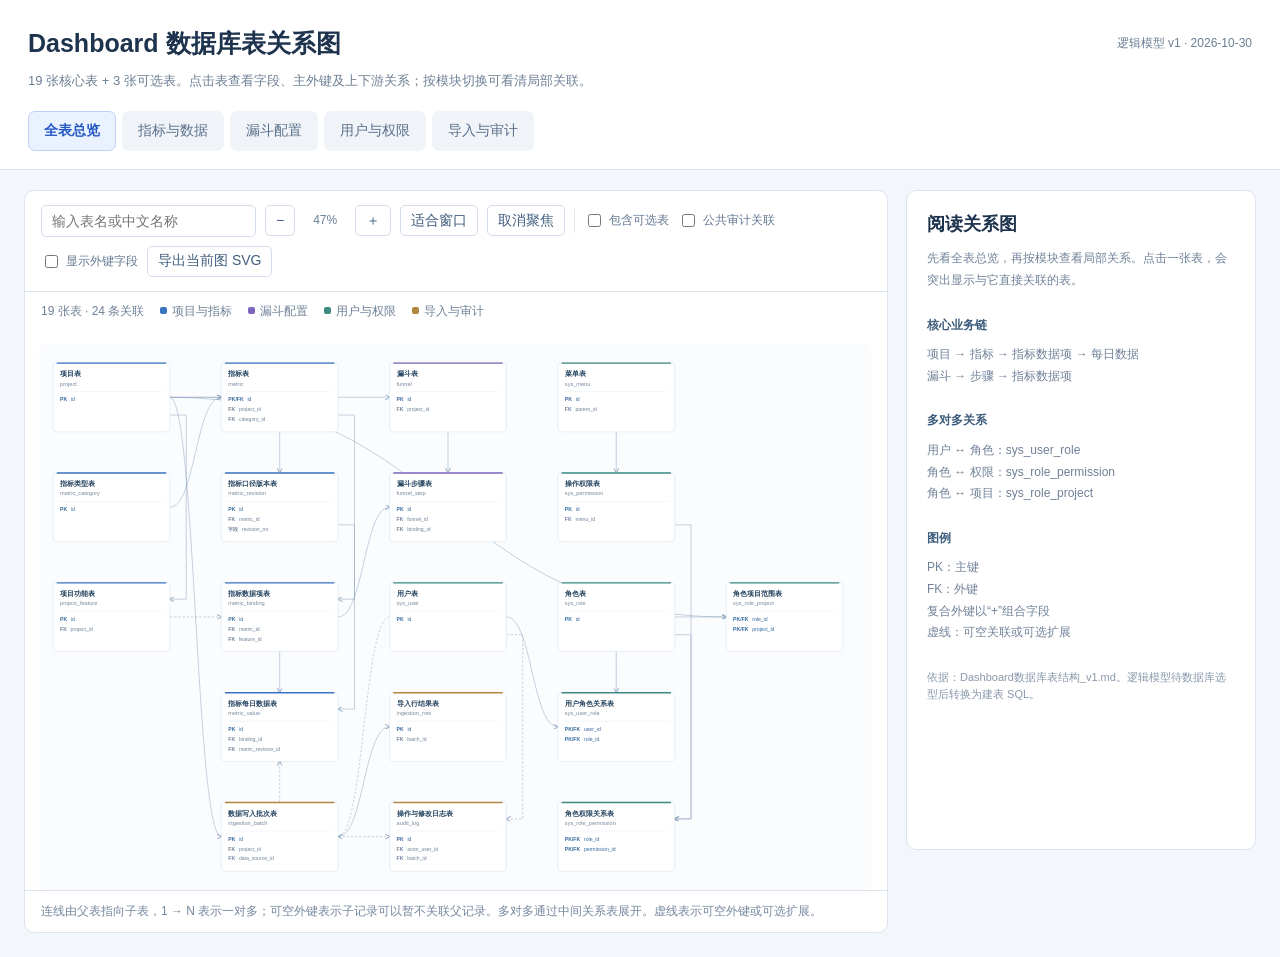
<file: 表结构/Dashboard数据库表关系图_v1.html>
<!doctype html>
<html lang="zh-CN"><head><meta charset="utf-8"><meta name="viewport" content="width=device-width,initial-scale=1"><title>Dashboard 数据库表关系图</title><style>
:root{color-scheme:light;--ink:#1e334d;--muted:#6d7f94;--line:#dce4ed;--blue:#2563eb}*{box-sizing:border-box}body{margin:0;background:#f3f6fa;color:var(--ink);font:14px/1.55 -apple-system,BlinkMacSystemFont,'PingFang SC','Microsoft YaHei',sans-serif}button,input{font:inherit}button{cursor:pointer}button:focus-visible,input:focus-visible{outline:2px solid #2563eb;outline-offset:3px}header{padding:24px 28px 18px;background:white;border-bottom:1px solid var(--line)}.heading{display:flex;align-items:center;justify-content:space-between;gap:20px}h1{margin:0;font-size:25px;font-weight:650}.version{font-size:12px;color:#6d7f94}.intro{margin:8px 0 0;color:var(--muted);font-size:13px}.tabs{display:flex;gap:6px;flex-wrap:wrap;margin-top:20px}.tabs button{padding:8px 15px;border:1px solid transparent;border-radius:7px;background:#f0f4f9;color:#5a708c}.tabs button.active{background:#eaf1ff;border-color:#bfd1fa;color:#2358c4;font-weight:600}.workspace{display:grid;grid-template-columns:minmax(0,1fr) 350px;gap:18px;padding:20px 24px 24px}.canvas-panel,aside{background:white;border:1px solid var(--line);border-radius:10px;min-width:0}.toolbar{display:flex;gap:9px;align-items:center;flex-wrap:wrap;padding:14px 16px;border-bottom:1px solid var(--line)}.toolbar button{height:31px;padding:3px 10px;border:1px solid #d4deea;background:white;color:#405d7e;border-radius:5px}.toolbar input[type=search]{width:215px;height:32px;padding:5px 10px;border:1px solid #d4deea;border-radius:5px}.toolbar label{font-size:12px;color:#647891;display:flex;gap:5px;align-items:center}.toolbar #zoomValue{min-width:42px;text-align:center;color:#6c7f97;font-size:12px}.divider{width:1px;height:24px;background:#dfe7f0}.summary{padding:10px 16px;display:flex;gap:16px;align-items:center;flex-wrap:wrap;font-size:12px;color:#6f8197}.module-key{display:inline-flex;align-items:center;gap:5px}.module-key i{width:7px;height:7px;border-radius:2px}.scroller{height:calc(100vh - 340px);min-height:480px;overflow:auto;background:radial-gradient(#dae3ed .7px,transparent .7px);background-size:16px 16px;padding:14px}#diagram{display:block;background:#fbfcfe;border-radius:6px}.help{padding:11px 16px;font-size:12px;color:#75879e;border-top:1px solid var(--line)}aside{padding:20px;max-height:calc(100vh - 240px);min-height:600px;overflow:auto}aside h2{font-size:18px;margin:0 0 3px}.table-code{font:12px/1.5 ui-monospace,SFMono-Regular,Menlo,monospace;color:#6f83a0;word-break:break-all}.tag{display:inline-block;padding:3px 7px;border-radius:4px;background:#edf3fb;color:#557292;font-size:11px;margin:9px 5px 5px 0}.side-title{font-size:12px;font-weight:650;margin:24px 0 10px;color:#3d5c7c}.side-copy{font-size:12px;line-height:1.8;color:#708198;margin:10px 0}.field{border-top:1px solid #e7edf4;padding:10px 0}.field-name{font:12px/1.5 ui-monospace,SFMono-Regular,Menlo,monospace;color:#274463;word-break:break-word}.field-type{font-size:11px;color:#8592a5;margin:3px 0}.field-desc{font-size:12px;color:#657990}.key{font:10px sans-serif;color:#2563eb;font-weight:650;margin-right:5px}.rel{display:block;text-decoration:none;border:1px solid #e2e9f2;background:#fafcff;border-radius:5px;padding:9px;margin-bottom:8px;color:inherit}.rel strong{font-size:12px;display:block}.rel small{font-size:11px;color:#7288a3;word-break:break-word}.source{font-size:11px;color:#8998ab;margin-top:25px}.empty{padding:22px 0;color:#7d8fa5;font-size:13px}#notice{position:fixed;bottom:20px;left:24px;background:#1f3957;color:white;border-radius:7px;padding:9px 15px;font-size:12px;box-shadow:0 4px 14px #1e334d22}#notice[hidden]{display:none}.no-result{padding:22px;color:#6c7f96;font-size:13px}@media(max-width:1050px){.workspace{grid-template-columns:minmax(0,1fr)}aside{max-height:none;min-height:0}.scroller{height:630px}header{padding:20px}.workspace{padding:16px}.heading{align-items:flex-start;flex-direction:column;gap:6px}}@media print{header{padding:0 0 12px}.toolbar,.tabs,aside,.help{display:none}.workspace{display:block;padding:0}.canvas-panel{border:0}.scroller{height:auto;min-height:0;overflow:visible;padding:0;background:white}#diagram{width:100%!important;height:auto!important}.summary{padding:6px 0}body{background:white}}
</style></head><body><header><div class="heading"><h1>Dashboard 数据库表关系图</h1><span class="version">逻辑模型 v1 · 2026-10-30</span></div><p class="intro">19 张核心表 + 3 张可选表。点击表查看字段、主外键及上下游关系；按模块切换可看清局部关联。</p><nav class="tabs" id="tabs" aria-label="选择关系图模块"></nav></header><div class="workspace"><section class="canvas-panel"><div class="toolbar"><input type="search" id="search" aria-label="查找表" placeholder="输入表名或中文名称"><button id="zoomOut" aria-label="缩小">−</button><span id="zoomValue">100%</span><button id="zoomIn" aria-label="放大">＋</button><button id="fit">适合窗口</button><button id="reset">取消聚焦</button><span class="divider"></span><label><input type="checkbox" id="optional">包含可选表</label><label><input type="checkbox" id="technical">公共审计关联</label><label><input type="checkbox" id="fieldLabels">显示外键字段</label><button id="download">导出当前图 SVG</button></div><div class="summary" id="summary"></div><div class="scroller" id="scroller"><svg id="diagram" xmlns="http://www.w3.org/2000/svg" role="img" aria-label="数据库表关系图"></svg></div><div class="help">连线由父表指向子表，1 → N 表示一对多；可空外键表示子记录可以暂不关联父记录。多对多通过中间关系表展开。虚线表示可空外键或可选扩展。</div></section><aside id="details" aria-live="polite"></aside></div><div id="notice" hidden></div><script id="schemaData" type="application/json">{"source": "/Users/lk/Documents/寿险万能营销/Dashboard/Dashboard数据库表结构_v1.md", "version": "v1", "date": "2026-10-30", "tables": [{"name": "project", "cn": "项目表", "module": "项目与指标", "optional": false, "fields": [{"name": "id", "type": "BIGINT", "nullable": "否", "description": "主键；生成方式待数据库选型确定", "common": true, "pk": true, "fk": "", "key": "PK"}, {"name": "created_at", "type": "TIMESTAMP", "nullable": "否", "description": "创建时间", "common": true, "pk": false, "fk": "", "key": ""}, {"name": "created_by", "type": "BIGINT", "nullable": "是", "description": "创建人 → sys_user.id；系统初始化可为空", "common": true, "pk": false, "fk": "sys_user(id)", "key": "FK"}, {"name": "updated_at", "type": "TIMESTAMP", "nullable": "否", "description": "最近更新时间", "common": true, "pk": false, "fk": "", "key": ""}, {"name": "updated_by", "type": "BIGINT", "nullable": "是", "description": "最近修改人 → sys_user.id", "common": true, "pk": false, "fk": "sys_user(id)", "key": "FK"}, {"name": "row_version", "type": "BIGINT", "nullable": "否", "description": "乐观锁版本，初始 1，每次修改递增", "common": true, "pk": false, "fk": "", "key": ""}, {"name": "code", "type": "VARCHAR(64)", "nullable": "否", "description": "稳定项目标识，例如 life、life-office、property", "common": false, "pk": false, "fk": "", "key": ""}, {"name": "name", "type": "VARCHAR(100)", "nullable": "否", "description": "项目名称", "common": false, "pk": false, "fk": "", "key": ""}, {"name": "is_enabled", "type": "BOOLEAN", "nullable": "否", "description": "是否启用", "common": false, "pk": false, "fk": "", "key": ""}, {"name": "display_order", "type": "INT", "nullable": "否", "description": "首页项目排序", "common": false, "pk": false, "fk": "", "key": ""}, {"name": "business_timezone", "type": "VARCHAR(64)", "nullable": "否", "description": "业务时区；默认值在实施时确认", "common": false, "pk": false, "fk": "", "key": ""}], "rules": ["唯一：code。索引：(is_enabled, display_order, id)。不使用项目名称作为外键。"], "section": "4.1", "pk": "id"}, {"name": "project_feature", "cn": "项目功能表", "module": "项目与指标", "optional": false, "fields": [{"name": "id", "type": "BIGINT", "nullable": "否", "description": "主键；生成方式待数据库选型确定", "common": true, "pk": true, "fk": "", "key": "PK"}, {"name": "created_at", "type": "TIMESTAMP", "nullable": "否", "description": "创建时间", "common": true, "pk": false, "fk": "", "key": ""}, {"name": "created_by", "type": "BIGINT", "nullable": "是", "description": "创建人 → sys_user.id；系统初始化可为空", "common": true, "pk": false, "fk": "sys_user(id)", "key": "FK"}, {"name": "updated_at", "type": "TIMESTAMP", "nullable": "否", "description": "最近更新时间", "common": true, "pk": false, "fk": "", "key": ""}, {"name": "updated_by", "type": "BIGINT", "nullable": "是", "description": "最近修改人 → sys_user.id", "common": true, "pk": false, "fk": "sys_user(id)", "key": "FK"}, {"name": "row_version", "type": "BIGINT", "nullable": "否", "description": "乐观锁版本，初始 1，每次修改递增", "common": true, "pk": false, "fk": "", "key": ""}, {"name": "project_id", "type": "BIGINT", "nullable": "否", "description": "→ project.id", "common": false, "pk": false, "fk": "project(id)", "key": "FK"}, {"name": "code", "type": "VARCHAR(64)", "nullable": "否", "description": "项目内稳定功能标识，重命名时保持不变", "common": false, "pk": false, "fk": "", "key": ""}, {"name": "name", "type": "VARCHAR(100)", "nullable": "否", "description": "如客户经营、产品销售、问答陪练", "common": false, "pk": false, "fk": "", "key": ""}, {"name": "display_order", "type": "INT", "nullable": "否", "description": "功能展示顺序", "common": false, "pk": false, "fk": "", "key": ""}, {"name": "archived_at", "type": "TIMESTAMP", "nullable": "是", "description": "从当前清单移除时归档，保留历史数据关系", "common": false, "pk": false, "fk": "", "key": ""}], "rules": ["唯一：(project_id, code)、(project_id, name)；另建唯一 (project_id, id) 供跨表项目一致性外键使用。删除已有数据的功能时采用归档，不级联删除数据。"], "section": "4.2", "pk": "id"}, {"name": "metric_category", "cn": "指标类型表", "module": "项目与指标", "optional": false, "fields": [{"name": "id", "type": "BIGINT", "nullable": "否", "description": "主键；生成方式待数据库选型确定", "common": true, "pk": true, "fk": "", "key": "PK"}, {"name": "created_at", "type": "TIMESTAMP", "nullable": "否", "description": "创建时间", "common": true, "pk": false, "fk": "", "key": ""}, {"name": "created_by", "type": "BIGINT", "nullable": "是", "description": "创建人 → sys_user.id；系统初始化可为空", "common": true, "pk": false, "fk": "sys_user(id)", "key": "FK"}, {"name": "updated_at", "type": "TIMESTAMP", "nullable": "否", "description": "最近更新时间", "common": true, "pk": false, "fk": "", "key": ""}, {"name": "updated_by", "type": "BIGINT", "nullable": "是", "description": "最近修改人 → sys_user.id", "common": true, "pk": false, "fk": "sys_user(id)", "key": "FK"}, {"name": "row_version", "type": "BIGINT", "nullable": "否", "description": "乐观锁版本，初始 1，每次修改递增", "common": true, "pk": false, "fk": "", "key": ""}, {"name": "code", "type": "VARCHAR(32)", "nullable": "否", "description": "稳定类型代码", "common": false, "pk": false, "fk": "", "key": ""}, {"name": "name", "type": "VARCHAR(50)", "nullable": "否", "description": "类型名称", "common": false, "pk": false, "fk": "", "key": ""}, {"name": "metric_code_prefix", "type": "VARCHAR(16)", "nullable": "否", "description": "指标编码前缀", "common": false, "pk": false, "fk": "", "key": ""}, {"name": "last_sequence", "type": "BIGINT", "nullable": "否", "description": "已分配最大序号，事务内原子递增", "common": false, "pk": false, "fk": "", "key": ""}, {"name": "display_order", "type": "INT", "nullable": "否", "description": "选项排序", "common": false, "pk": false, "fk": "", "key": ""}, {"name": "is_enabled", "type": "BOOLEAN", "nullable": "否", "description": "是否可用于新指标", "common": false, "pk": false, "fk": "", "key": ""}], "rules": ["唯一：code、name、metric_code_prefix。"], "section": "4.3", "pk": "id"}, {"name": "metric", "cn": "指标表", "module": "项目与指标", "optional": false, "fields": [{"name": "id", "type": "BIGINT", "nullable": "否", "description": "主键；生成方式待数据库选型确定", "common": true, "pk": true, "fk": "metric_revision(metric_id,id)", "key": "PK/FK"}, {"name": "created_at", "type": "TIMESTAMP", "nullable": "否", "description": "创建时间", "common": true, "pk": false, "fk": "", "key": ""}, {"name": "created_by", "type": "BIGINT", "nullable": "是", "description": "创建人 → sys_user.id；系统初始化可为空", "common": true, "pk": false, "fk": "sys_user(id)", "key": "FK"}, {"name": "updated_at", "type": "TIMESTAMP", "nullable": "否", "description": "最近更新时间", "common": true, "pk": false, "fk": "", "key": ""}, {"name": "updated_by", "type": "BIGINT", "nullable": "是", "description": "最近修改人 → sys_user.id", "common": true, "pk": false, "fk": "sys_user(id)", "key": "FK"}, {"name": "row_version", "type": "BIGINT", "nullable": "否", "description": "乐观锁版本，初始 1，每次修改递增", "common": true, "pk": false, "fk": "", "key": ""}, {"name": "project_id", "type": "BIGINT", "nullable": "否", "description": "单个适用项目 → project.id", "common": false, "pk": false, "fk": "project(id)", "key": "FK"}, {"name": "category_id", "type": "BIGINT", "nullable": "否", "description": "类型 → metric_category.id", "common": false, "pk": false, "fk": "metric_category(id)", "key": "FK"}, {"name": "code", "type": "VARCHAR(32)", "nullable": "否", "description": "全局唯一指标编码，保存后不修改", "common": false, "pk": false, "fk": "", "key": ""}, {"name": "name", "type": "VARCHAR(100)", "nullable": "否", "description": "中文名称", "common": false, "pk": false, "fk": "", "key": ""}, {"name": "name_key", "type": "VARCHAR(100)", "nullable": "否", "description": "用于去重的名称；至少去掉首尾空白", "common": false, "pk": false, "fk": "", "key": ""}, {"name": "english_name", "type": "VARCHAR(200)", "nullable": "是", "description": "英文缩写／名称", "common": false, "pk": false, "fk": "", "key": ""}, {"name": "unit", "type": "VARCHAR(32)", "nullable": "是", "description": "人、次、%、秒、分钟／次等；未确认可以为空", "common": false, "pk": false, "fk": "", "key": ""}, {"name": "value_kind", "type": "VARCHAR(16)", "nullable": "否", "description": "COUNT、RATE、DURATION、AMOUNT、DECIMAL；用于数值校验", "common": false, "pk": false, "fk": "", "key": ""}, {"name": "decimal_places", "type": "SMALLINT", "nullable": "否", "description": "展示精度；COUNT 为 0", "common": false, "pk": false, "fk": "", "key": ""}, {"name": "currency_code", "type": "VARCHAR(3)", "nullable": "是", "description": "金额指标的币种；未确认不默认填人民币", "common": false, "pk": false, "fk": "", "key": ""}, {"name": "scope_kind", "type": "VARCHAR(16)", "nullable": "否", "description": "PROJECT 项目级，FEATURE 功能级", "common": false, "pk": false, "fk": "", "key": ""}, {"name": "definition", "type": "TEXT", "nullable": "是", "description": "指标口径；未确认可为空", "common": false, "pk": false, "fk": "", "key": ""}, {"name": "definition_status", "type": "VARCHAR(16)", "nullable": "否", "description": "PENDING / CONFIRMED，口径状态", "common": false, "pk": false, "fk": "", "key": ""}, {"name": "retention_window_days", "type": "SMALLINT", "nullable": "是", "description": "留存指标观察间隔；已确认的 D7 为 7，其他指标为空", "common": false, "pk": false, "fk": "", "key": ""}, {"name": "current_revision_id", "type": "BIGINT", "nullable": "是", "description": "当前口径版本 → metric_revision.id；创建事务完成前可暂为空", "common": false, "pk": false, "fk": "metric_revision(metric_id,id)", "key": "FK"}, {"name": "beidou_metric_code", "type": "VARCHAR(100)", "nullable": "是", "description": "关联北斗指标，对应现有编辑字段", "common": false, "pk": false, "fk": "", "key": ""}, {"name": "is_key_metric", "type": "BOOLEAN", "nullable": "否", "description": "是否关键指标", "common": false, "pk": false, "fk": "", "key": ""}, {"name": "show_trend", "type": "BOOLEAN", "nullable": "否", "description": "是否展示趋势；独立于关键指标开关", "common": false, "pk": false, "fk": "", "key": ""}, {"name": "display_order", "type": "INT", "nullable": "否", "description": "指标排序，支持关键指标稳定排布", "common": false, "pk": false, "fk": "", "key": ""}, {"name": "is_enabled", "type": "BOOLEAN", "nullable": "否", "description": "启用／停用", "common": false, "pk": false, "fk": "", "key": ""}, {"name": "archived_at", "type": "TIMESTAMP", "nullable": "是", "description": "移出当前目录时归档，保留历史关系", "common": false, "pk": false, "fk": "", "key": ""}], "rules": ["唯一：code、(project_id, name_key)；另建唯一 (project_id, id)。停用不会解除同项目同名约束。名称大小写是否视为相同，在数据库排序规则选定时确认。", "索引：(project_id, is_enabled, display_order, id)、(project_id, is_key_metric, is_enabled)、(project_id, category_id, is_enabled)。"], "section": "4.4", "pk": "id"}, {"name": "metric_revision", "cn": "指标口径版本表", "module": "项目与指标", "optional": false, "fields": [{"name": "id", "type": "BIGINT", "nullable": "否", "description": "主键", "common": false, "pk": true, "fk": "", "key": "PK"}, {"name": "metric_id", "type": "BIGINT", "nullable": "否", "description": "→ metric.id", "common": false, "pk": false, "fk": "metric(id)", "key": "FK"}, {"name": "revision_no", "type": "INT", "nullable": "否", "description": "同一指标递增的版本号", "common": false, "pk": false, "fk": "", "key": ""}, {"name": "name", "type": "VARCHAR(100)", "nullable": "否", "description": "当时的指标名称", "common": false, "pk": false, "fk": "", "key": ""}, {"name": "english_name", "type": "VARCHAR(200)", "nullable": "是", "description": "当时的英文名称", "common": false, "pk": false, "fk": "", "key": ""}, {"name": "unit", "type": "VARCHAR(32)", "nullable": "是", "description": "当时单位", "common": false, "pk": false, "fk": "", "key": ""}, {"name": "value_kind", "type": "VARCHAR(16)", "nullable": "否", "description": "当时数值种类", "common": false, "pk": false, "fk": "", "key": ""}, {"name": "decimal_places", "type": "SMALLINT", "nullable": "否", "description": "当时精度", "common": false, "pk": false, "fk": "", "key": ""}, {"name": "currency_code", "type": "VARCHAR(3)", "nullable": "是", "description": "当时币种", "common": false, "pk": false, "fk": "", "key": ""}, {"name": "scope_kind", "type": "VARCHAR(16)", "nullable": "否", "description": "当时统计对象层级", "common": false, "pk": false, "fk": "", "key": ""}, {"name": "definition", "type": "TEXT", "nullable": "是", "description": "当时口径", "common": false, "pk": false, "fk": "", "key": ""}, {"name": "definition_status", "type": "VARCHAR(16)", "nullable": "否", "description": "当时确认状态", "common": false, "pk": false, "fk": "", "key": ""}, {"name": "retention_window_days", "type": "SMALLINT", "nullable": "是", "description": "当时留存间隔", "common": false, "pk": false, "fk": "", "key": ""}, {"name": "created_at", "type": "TIMESTAMP", "nullable": "否", "description": "版本生成时间", "common": false, "pk": false, "fk": "", "key": ""}, {"name": "created_by", "type": "BIGINT", "nullable": "是", "description": "→ sys_user.id", "common": false, "pk": false, "fk": "sys_user(id)", "key": "FK"}], "rules": ["唯一：(metric_id, revision_no)；另建唯一 (metric_id, id)，用于校验数据引用的版本属于同一指标。"], "section": "4.5", "pk": "id"}, {"name": "metric_binding", "cn": "指标数据项表", "module": "项目与指标", "optional": false, "fields": [{"name": "id", "type": "BIGINT", "nullable": "否", "description": "主键", "common": false, "pk": true, "fk": "", "key": "PK"}, {"name": "project_id", "type": "BIGINT", "nullable": "否", "description": "所属项目", "common": false, "pk": false, "fk": "metric(project_id,id)；project_feature(project_id,id)", "key": "FK"}, {"name": "metric_id", "type": "BIGINT", "nullable": "否", "description": "指标定义", "common": false, "pk": false, "fk": "metric(project_id,id)", "key": "FK"}, {"name": "feature_id", "type": "BIGINT", "nullable": "是", "description": "功能级指标对应的具体功能；项目级为空", "common": false, "pk": false, "fk": "project_feature(project_id,id)", "key": "FK"}, {"name": "subject_key", "type": "VARCHAR(80)", "nullable": "否", "description": "系统生成：PROJECT 或 FEATURE:{feature_id}", "common": false, "pk": false, "fk": "", "key": ""}, {"name": "created_at", "type": "TIMESTAMP", "nullable": "否", "description": "创建时间", "common": false, "pk": false, "fk": "", "key": ""}, {"name": "archived_at", "type": "TIMESTAMP", "nullable": "是", "description": "数据项不再参与当前配置的时间", "common": false, "pk": false, "fk": "", "key": ""}], "rules": ["唯一：(metric_id, subject_key)；另建唯一 (project_id, id)、(metric_id, id)。", "外键：(project_id, metric_id) → metric(project_id, id)；(project_id, feature_id) → project_feature(project_id, id)。PROJECT 数据项必须 feature_id=NULL；FEATURE 数据项必须有同项目功能。subject_key 由系统推导并校验，不接受用户任意填写。"], "section": "4.6", "pk": "id"}, {"name": "metric_value", "cn": "指标每日数据表", "module": "项目与指标", "optional": false, "fields": [{"name": "id", "type": "BIGINT", "nullable": "否", "description": "主键", "common": false, "pk": true, "fk": "", "key": "PK"}, {"name": "project_id", "type": "BIGINT", "nullable": "否", "description": "冗余项目 ID，用于权限过滤和批次归属约束", "common": false, "pk": false, "fk": "metric_binding(project_id,id)；ingestion_batch(project_id,id)", "key": "FK"}, {"name": "binding_id", "type": "BIGINT", "nullable": "否", "description": "→ metric_binding.id", "common": false, "pk": false, "fk": "metric_binding(project_id,id)；metric_binding(metric_id,id)", "key": "FK"}, {"name": "metric_id", "type": "BIGINT", "nullable": "否", "description": "指标 ID，用于版本一致性约束", "common": false, "pk": false, "fk": "metric_binding(metric_id,id)；metric_revision(metric_id,id)", "key": "FK"}, {"name": "metric_revision_id", "type": "BIGINT", "nullable": "否", "description": "本次数值所使用的口径版本", "common": false, "pk": false, "fk": "metric_revision(metric_id,id)", "key": "FK"}, {"name": "stat_date", "type": "DATE", "nullable": "否", "description": "统计日／累计快照日／留存观察日", "common": false, "pk": false, "fk": "", "key": ""}, {"name": "baseline_date", "type": "DATE", "nullable": "是", "description": "留存基准日；非留存指标为空", "common": false, "pk": false, "fk": "", "key": ""}, {"name": "value_number", "type": "DECIMAL(24,6)", "nullable": "是", "description": "指标值；0 是有效数值", "common": false, "pk": false, "fk": "", "key": ""}, {"name": "value_status", "type": "VARCHAR(24)", "nullable": "否", "description": "VALID 有效值、PENDING 待维护/待接入、NOT_APPLICABLE 不适用", "common": false, "pk": false, "fk": "", "key": ""}, {"name": "status_reason", "type": "VARCHAR(255)", "nullable": "是", "description": "待接入或不适用的具体原因", "common": false, "pk": false, "fk": "", "key": ""}, {"name": "is_period_complete", "type": "BOOLEAN", "nullable": "否", "description": "当日/观察期是否结束，用于显示部分周期数据与留存限制", "common": false, "pk": false, "fk": "", "key": ""}, {"name": "ingestion_batch_id", "type": "BIGINT", "nullable": "是", "description": "→ ingestion_batch.id；已保存的数据关联写入批次", "common": false, "pk": false, "fk": "ingestion_batch(project_id,id)", "key": "FK"}, {"name": "created_at", "type": "TIMESTAMP", "nullable": "否", "description": "首次写入时间", "common": false, "pk": false, "fk": "", "key": ""}, {"name": "created_by", "type": "BIGINT", "nullable": "是", "description": "→ sys_user.id", "common": false, "pk": false, "fk": "sys_user(id)", "key": "FK"}, {"name": "updated_at", "type": "TIMESTAMP", "nullable": "否", "description": "最近更新时间", "common": false, "pk": false, "fk": "", "key": ""}, {"name": "updated_by", "type": "BIGINT", "nullable": "是", "description": "→ sys_user.id", "common": false, "pk": false, "fk": "sys_user(id)", "key": "FK"}, {"name": "row_version", "type": "BIGINT", "nullable": "否", "description": "防止两人同时覆盖数据", "common": false, "pk": false, "fk": "", "key": ""}], "rules": ["唯一：(binding_id, stat_date)。索引：(project_id, stat_date, metric_id)、(stat_date, binding_id)；常见趋势查询使用唯一索引按数据项+日期范围读取。", "组合外键：(project_id, binding_id) → metric_binding(project_id,id)、(project_id, ingestion_batch_id) → ingestion_batch(project_id,id)；(metric_id, binding_id) → metric_binding(metric_id,id)；(metric_id, metric_revision_id) → metric_revision(metric_id,id)，防止误引用其他指标的口径。"], "section": "4.7", "pk": "id"}, {"name": "funnel", "cn": "漏斗表", "module": "漏斗配置", "optional": false, "fields": [{"name": "id", "type": "BIGINT", "nullable": "否", "description": "主键；生成方式待数据库选型确定", "common": true, "pk": true, "fk": "", "key": "PK"}, {"name": "created_at", "type": "TIMESTAMP", "nullable": "否", "description": "创建时间", "common": true, "pk": false, "fk": "", "key": ""}, {"name": "created_by", "type": "BIGINT", "nullable": "是", "description": "创建人 → sys_user.id；系统初始化可为空", "common": true, "pk": false, "fk": "sys_user(id)", "key": "FK"}, {"name": "updated_at", "type": "TIMESTAMP", "nullable": "否", "description": "最近更新时间", "common": true, "pk": false, "fk": "", "key": ""}, {"name": "updated_by", "type": "BIGINT", "nullable": "是", "description": "最近修改人 → sys_user.id", "common": true, "pk": false, "fk": "sys_user(id)", "key": "FK"}, {"name": "row_version", "type": "BIGINT", "nullable": "否", "description": "乐观锁版本，初始 1，每次修改递增", "common": true, "pk": false, "fk": "", "key": ""}, {"name": "project_id", "type": "BIGINT", "nullable": "否", "description": "适用项目 → project.id", "common": false, "pk": false, "fk": "project(id)", "key": "FK"}, {"name": "name", "type": "VARCHAR(100)", "nullable": "否", "description": "漏斗名称", "common": false, "pk": false, "fk": "", "key": ""}, {"name": "name_key", "type": "VARCHAR(100)", "nullable": "否", "description": "去掉首尾空白后的名称，用于项目内去重", "common": false, "pk": false, "fk": "", "key": ""}, {"name": "is_enabled", "type": "BOOLEAN", "nullable": "否", "description": "是否启用", "common": false, "pk": false, "fk": "", "key": ""}, {"name": "display_order", "type": "INT", "nullable": "否", "description": "首页漏斗展示顺序", "common": false, "pk": false, "fk": "", "key": ""}], "rules": ["唯一：(project_id, name_key)；另建唯一 (project_id,id)。索引：(project_id,is_enabled,display_order,id)。"], "section": "5.1", "pk": "id"}, {"name": "funnel_step", "cn": "漏斗步骤表", "module": "漏斗配置", "optional": false, "fields": [{"name": "id", "type": "BIGINT", "nullable": "否", "description": "稳定步骤主键；拖动后不变", "common": false, "pk": true, "fk": "", "key": "PK"}, {"name": "funnel_id", "type": "BIGINT", "nullable": "否", "description": "→ funnel.id", "common": false, "pk": false, "fk": "funnel(project_id,id)", "key": "FK"}, {"name": "project_id", "type": "BIGINT", "nullable": "否", "description": "冗余项目 ID，用于数据库层约束项目一致性", "common": false, "pk": false, "fk": "funnel(project_id,id)；metric_binding(project_id,id)", "key": "FK"}, {"name": "step_name", "type": "VARCHAR(100)", "nullable": "否", "description": "步骤名称，可编辑", "common": false, "pk": false, "fk": "", "key": ""}, {"name": "binding_id", "type": "BIGINT", "nullable": "否", "description": "引用具体指标数据项", "common": false, "pk": false, "fk": "metric_binding(project_id,id)", "key": "FK"}, {"name": "position", "type": "INT", "nullable": "否", "description": "步骤顺序，从 1 开始连续编号", "common": false, "pk": false, "fk": "", "key": ""}, {"name": "created_at", "type": "TIMESTAMP", "nullable": "否", "description": "创建时间", "common": false, "pk": false, "fk": "", "key": ""}, {"name": "updated_at", "type": "TIMESTAMP", "nullable": "否", "description": "更新时间", "common": false, "pk": false, "fk": "", "key": ""}], "rules": ["唯一：(funnel_id,position)。外键：(project_id,funnel_id) → funnel(project_id,id)、(project_id,binding_id) → metric_binding(project_id,id)。"], "section": "5.2", "pk": "id"}, {"name": "sys_user", "cn": "用户表", "module": "用户与权限", "optional": false, "fields": [{"name": "id", "type": "BIGINT", "nullable": "否", "description": "主键；生成方式待数据库选型确定", "common": true, "pk": true, "fk": "", "key": "PK"}, {"name": "created_at", "type": "TIMESTAMP", "nullable": "否", "description": "创建时间", "common": true, "pk": false, "fk": "", "key": ""}, {"name": "created_by", "type": "BIGINT", "nullable": "是", "description": "创建人 → sys_user.id；系统初始化可为空", "common": true, "pk": false, "fk": "sys_user(id)", "key": "FK"}, {"name": "updated_at", "type": "TIMESTAMP", "nullable": "否", "description": "最近更新时间", "common": true, "pk": false, "fk": "", "key": ""}, {"name": "updated_by", "type": "BIGINT", "nullable": "是", "description": "最近修改人 → sys_user.id", "common": true, "pk": false, "fk": "sys_user(id)", "key": "FK"}, {"name": "row_version", "type": "BIGINT", "nullable": "否", "description": "乐观锁版本，初始 1，每次修改递增", "common": true, "pk": false, "fk": "", "key": ""}, {"name": "login_id", "type": "VARCHAR(100)", "nullable": "否", "description": "页面“用户ID”，唯一登录账号；与内部 id 区分", "common": false, "pk": false, "fk": "", "key": ""}, {"name": "display_name", "type": "VARCHAR(100)", "nullable": "否", "description": "用户名称", "common": false, "pk": false, "fk": "", "key": ""}, {"name": "password_hash", "type": "VARCHAR(255)", "nullable": "否", "description": "密码哈希；不保存明文初始密码", "common": false, "pk": false, "fk": "", "key": ""}, {"name": "is_enabled", "type": "BOOLEAN", "nullable": "否", "description": "用户启用/停用开关", "common": false, "pk": false, "fk": "", "key": ""}, {"name": "must_change_password", "type": "BOOLEAN", "nullable": "否", "description": "初始/重置后要求修改密码，建议的上线规则", "common": false, "pk": false, "fk": "", "key": ""}, {"name": "password_changed_at", "type": "TIMESTAMP", "nullable": "是", "description": "最近密码变更时间", "common": false, "pk": false, "fk": "", "key": ""}, {"name": "auth_version", "type": "BIGINT", "nullable": "否", "description": "修改密码或停用时递增，用于失效已有登录凭证", "common": false, "pk": false, "fk": "", "key": ""}, {"name": "last_login_at", "type": "TIMESTAMP", "nullable": "是", "description": "最近成功登录时间", "common": false, "pk": false, "fk": "", "key": ""}], "rules": ["唯一：login_id。重置密码时更新哈希、时间与 auth_version，并写日志；初始密码具体策略仍待确认，不能将原型中 passwordState='initial' 当作真实密码实现。"], "section": "6.1", "pk": "id"}, {"name": "sys_role", "cn": "角色表", "module": "用户与权限", "optional": false, "fields": [{"name": "id", "type": "BIGINT", "nullable": "否", "description": "主键；生成方式待数据库选型确定", "common": true, "pk": true, "fk": "", "key": "PK"}, {"name": "created_at", "type": "TIMESTAMP", "nullable": "否", "description": "创建时间", "common": true, "pk": false, "fk": "", "key": ""}, {"name": "created_by", "type": "BIGINT", "nullable": "是", "description": "创建人 → sys_user.id；系统初始化可为空", "common": true, "pk": false, "fk": "sys_user(id)", "key": "FK"}, {"name": "updated_at", "type": "TIMESTAMP", "nullable": "否", "description": "最近更新时间", "common": true, "pk": false, "fk": "", "key": ""}, {"name": "updated_by", "type": "BIGINT", "nullable": "是", "description": "最近修改人 → sys_user.id", "common": true, "pk": false, "fk": "sys_user(id)", "key": "FK"}, {"name": "row_version", "type": "BIGINT", "nullable": "否", "description": "乐观锁版本，初始 1，每次修改递增", "common": true, "pk": false, "fk": "", "key": ""}, {"name": "code", "type": "VARCHAR(64)", "nullable": "否", "description": "稳定角色代码", "common": false, "pk": false, "fk": "", "key": ""}, {"name": "name", "type": "VARCHAR(100)", "nullable": "否", "description": "角色名称", "common": false, "pk": false, "fk": "", "key": ""}, {"name": "is_enabled", "type": "BOOLEAN", "nullable": "否", "description": "启用／停用", "common": false, "pk": false, "fk": "", "key": ""}], "rules": ["唯一：code；角色名称是否全局唯一需要业务确认，建议首版避免同名角色。"], "section": "6.2", "pk": "id"}, {"name": "sys_user_role", "cn": "用户角色关系表", "module": "用户与权限", "optional": false, "fields": [{"name": "user_id", "type": "BIGINT", "nullable": "否", "description": "→ sys_user.id", "common": false, "pk": true, "fk": "sys_user(id)", "key": "PK/FK"}, {"name": "role_id", "type": "BIGINT", "nullable": "否", "description": "→ sys_role.id", "common": false, "pk": true, "fk": "sys_role(id)", "key": "PK/FK"}, {"name": "created_at", "type": "TIMESTAMP", "nullable": "否", "description": "分配时间", "common": false, "pk": false, "fk": "", "key": ""}, {"name": "created_by", "type": "BIGINT", "nullable": "是", "description": "→ sys_user.id", "common": false, "pk": false, "fk": "sys_user(id)", "key": "FK"}], "rules": ["联合主键：(user_id,role_id)。另建索引 (role_id,user_id)。一个用户可有多个角色；停用角色不删除分配关系，但不再参与授权。"], "section": "6.3", "pk": "user_id,role_id"}, {"name": "sys_menu", "cn": "菜单表", "module": "用户与权限", "optional": false, "fields": [{"name": "id", "type": "BIGINT", "nullable": "否", "description": "主键；生成方式待数据库选型确定", "common": true, "pk": true, "fk": "", "key": "PK"}, {"name": "created_at", "type": "TIMESTAMP", "nullable": "否", "description": "创建时间", "common": true, "pk": false, "fk": "", "key": ""}, {"name": "created_by", "type": "BIGINT", "nullable": "是", "description": "创建人 → sys_user.id；系统初始化可为空", "common": true, "pk": false, "fk": "sys_user(id)", "key": "FK"}, {"name": "updated_at", "type": "TIMESTAMP", "nullable": "否", "description": "最近更新时间", "common": true, "pk": false, "fk": "", "key": ""}, {"name": "updated_by", "type": "BIGINT", "nullable": "是", "description": "最近修改人 → sys_user.id", "common": true, "pk": false, "fk": "sys_user(id)", "key": "FK"}, {"name": "row_version", "type": "BIGINT", "nullable": "否", "description": "乐观锁版本，初始 1，每次修改递增", "common": true, "pk": false, "fk": "", "key": ""}, {"name": "code", "type": "VARCHAR(64)", "nullable": "否", "description": "稳定菜单代码", "common": false, "pk": false, "fk": "", "key": ""}, {"name": "parent_id", "type": "BIGINT", "nullable": "是", "description": "上级菜单 → sys_menu.id，一级为空", "common": false, "pk": false, "fk": "sys_menu(id)", "key": "FK"}, {"name": "name", "type": "VARCHAR(100)", "nullable": "否", "description": "菜单名称", "common": false, "pk": false, "fk": "", "key": ""}, {"name": "route_path", "type": "VARCHAR(200)", "nullable": "是", "description": "对应页面路径；目录节点可为空", "common": false, "pk": false, "fk": "", "key": ""}, {"name": "display_order", "type": "INT", "nullable": "否", "description": "同级排序", "common": false, "pk": false, "fk": "", "key": ""}, {"name": "is_enabled", "type": "BOOLEAN", "nullable": "否", "description": "菜单启用状态", "common": false, "pk": false, "fk": "", "key": ""}], "rules": ["唯一：code。索引：(parent_id,display_order,id)。层级由 parent_id 推导，无需再保存容易不一致的 level；校验不能成环。"], "section": "6.4", "pk": "id"}, {"name": "sys_permission", "cn": "操作权限表", "module": "用户与权限", "optional": false, "fields": [{"name": "id", "type": "BIGINT", "nullable": "否", "description": "主键；生成方式待数据库选型确定", "common": true, "pk": true, "fk": "", "key": "PK"}, {"name": "created_at", "type": "TIMESTAMP", "nullable": "否", "description": "创建时间", "common": true, "pk": false, "fk": "", "key": ""}, {"name": "created_by", "type": "BIGINT", "nullable": "是", "description": "创建人 → sys_user.id；系统初始化可为空", "common": true, "pk": false, "fk": "sys_user(id)", "key": "FK"}, {"name": "updated_at", "type": "TIMESTAMP", "nullable": "否", "description": "最近更新时间", "common": true, "pk": false, "fk": "", "key": ""}, {"name": "updated_by", "type": "BIGINT", "nullable": "是", "description": "最近修改人 → sys_user.id", "common": true, "pk": false, "fk": "sys_user(id)", "key": "FK"}, {"name": "row_version", "type": "BIGINT", "nullable": "否", "description": "乐观锁版本，初始 1，每次修改递增", "common": true, "pk": false, "fk": "", "key": ""}, {"name": "menu_id", "type": "BIGINT", "nullable": "否", "description": "→ sys_menu.id", "common": false, "pk": false, "fk": "sys_menu(id)", "key": "FK"}, {"name": "code", "type": "VARCHAR(100)", "nullable": "否", "description": "稳定权限代码，例如 metric:edit", "common": false, "pk": false, "fk": "", "key": ""}, {"name": "name", "type": "VARCHAR(100)", "nullable": "否", "description": "展示名，例如编辑指标", "common": false, "pk": false, "fk": "", "key": ""}, {"name": "action_key", "type": "VARCHAR(64)", "nullable": "否", "description": "view/create/edit/import/enable/disable/reset_password 等", "common": false, "pk": false, "fk": "", "key": ""}, {"name": "display_order", "type": "INT", "nullable": "否", "description": "操作选项排序", "common": false, "pk": false, "fk": "", "key": ""}, {"name": "is_enabled", "type": "BOOLEAN", "nullable": "否", "description": "权限项是否启用", "common": false, "pk": false, "fk": "", "key": ""}], "rules": ["唯一：code、(menu_id,action_key)。"], "section": "6.5", "pk": "id"}, {"name": "sys_role_permission", "cn": "角色权限关系表", "module": "用户与权限", "optional": false, "fields": [{"name": "role_id", "type": "BIGINT", "nullable": "否", "description": "→ sys_role.id", "common": false, "pk": true, "fk": "sys_role(id)", "key": "PK/FK"}, {"name": "permission_id", "type": "BIGINT", "nullable": "否", "description": "→ sys_permission.id", "common": false, "pk": true, "fk": "sys_permission(id)", "key": "PK/FK"}, {"name": "created_at", "type": "TIMESTAMP", "nullable": "否", "description": "配置时间", "common": false, "pk": false, "fk": "", "key": ""}, {"name": "created_by", "type": "BIGINT", "nullable": "是", "description": "→ sys_user.id", "common": false, "pk": false, "fk": "sys_user(id)", "key": "FK"}], "rules": ["联合主键：(role_id,permission_id)。反向索引 (permission_id,role_id)。"], "section": "6.6", "pk": "role_id,permission_id"}, {"name": "sys_role_project", "cn": "角色项目范围表", "module": "用户与权限", "optional": false, "fields": [{"name": "role_id", "type": "BIGINT", "nullable": "否", "description": "→ sys_role.id", "common": false, "pk": true, "fk": "sys_role(id)", "key": "PK/FK"}, {"name": "project_id", "type": "BIGINT", "nullable": "否", "description": "→ project.id", "common": false, "pk": true, "fk": "project(id)", "key": "PK/FK"}, {"name": "created_at", "type": "TIMESTAMP", "nullable": "否", "description": "配置时间", "common": false, "pk": false, "fk": "", "key": ""}, {"name": "created_by", "type": "BIGINT", "nullable": "是", "description": "→ sys_user.id", "common": false, "pk": false, "fk": "sys_user(id)", "key": "FK"}], "rules": ["联合主键：(role_id,project_id)。反向索引 (project_id,role_id)。"], "section": "6.7", "pk": "role_id,project_id"}, {"name": "ingestion_batch", "cn": "数据写入批次表", "module": "导入与审计", "optional": false, "fields": [{"name": "id", "type": "BIGINT", "nullable": "否", "description": "主键", "common": false, "pk": true, "fk": "", "key": "PK"}, {"name": "batch_no", "type": "VARCHAR(64)", "nullable": "否", "description": "可展示的批次号，唯一", "common": false, "pk": false, "fk": "", "key": ""}, {"name": "project_id", "type": "BIGINT", "nullable": "否", "description": "当前原型每次写入限定一个项目", "common": false, "pk": false, "fk": "project(id)；data_source(project_id,id)", "key": "FK"}, {"name": "source_type", "type": "VARCHAR(24)", "nullable": "否", "description": "MANUAL、CSV_IMPORT；后续可扩展 XLSX_IMPORT、CLOUD_SYNC", "common": false, "pk": false, "fk": "", "key": ""}, {"name": "data_source_id", "type": "BIGINT", "nullable": "是", "description": "可选来源配置；云文档启用后才关联", "common": false, "pk": false, "fk": "data_source(project_id,id)", "key": "FK"}, {"name": "idempotency_key", "type": "VARCHAR(128)", "nullable": "否", "description": "防止重复提交的请求唯一键，不直接用文件名", "common": false, "pk": false, "fk": "", "key": ""}, {"name": "status", "type": "VARCHAR(24)", "nullable": "否", "description": "PENDING、VALIDATED、SUCCEEDED、PARTIAL_FAILED、FAILED", "common": false, "pk": false, "fk": "", "key": ""}, {"name": "original_file_name", "type": "VARCHAR(255)", "nullable": "是", "description": "导入文件原名", "common": false, "pk": false, "fk": "", "key": ""}, {"name": "file_storage_key", "type": "VARCHAR(255)", "nullable": "是", "description": "若保存原文件，记录受控存储位置", "common": false, "pk": false, "fk": "", "key": ""}, {"name": "file_checksum", "type": "VARCHAR(128)", "nullable": "是", "description": "文件摘要；用于追溯，不单独决定重复覆盖", "common": false, "pk": false, "fk": "", "key": ""}, {"name": "input_row_count", "type": "INT", "nullable": "否", "description": "输入行数", "common": false, "pk": false, "fk": "", "key": ""}, {"name": "success_row_count", "type": "INT", "nullable": "否", "description": "成功行数", "common": false, "pk": false, "fk": "", "key": ""}, {"name": "error_row_count", "type": "INT", "nullable": "否", "description": "错误行数", "common": false, "pk": false, "fk": "", "key": ""}, {"name": "skipped_row_count", "type": "INT", "nullable": "否", "description": "跳过行数", "common": false, "pk": false, "fk": "", "key": ""}, {"name": "written_value_count", "type": "INT", "nullable": "否", "description": "实际写入的指标值数，一行可能对应多个指标", "common": false, "pk": false, "fk": "", "key": ""}, {"name": "created_by", "type": "BIGINT", "nullable": "是", "description": "提交用户 → sys_user.id", "common": false, "pk": false, "fk": "sys_user(id)", "key": "FK"}, {"name": "created_at", "type": "TIMESTAMP", "nullable": "否", "description": "创建时间", "common": false, "pk": false, "fk": "", "key": ""}, {"name": "finished_at", "type": "TIMESTAMP", "nullable": "是", "description": "完成时间", "common": false, "pk": false, "fk": "", "key": ""}, {"name": "error_summary", "type": "TEXT", "nullable": "是", "description": "失败摘要，不写入密码或访问令牌", "common": false, "pk": false, "fk": "", "key": ""}], "rules": ["唯一：batch_no、idempotency_key；另建唯一 (project_id,id) 约束事实数据的批次项目。索引：(project_id,created_at,id)、(status,created_at)。"], "section": "7.1", "pk": "id"}, {"name": "ingestion_row", "cn": "导入行结果表", "module": "导入与审计", "optional": false, "fields": [{"name": "id", "type": "BIGINT", "nullable": "否", "description": "主键", "common": false, "pk": true, "fk": "", "key": "PK"}, {"name": "batch_id", "type": "BIGINT", "nullable": "否", "description": "→ ingestion_batch.id", "common": false, "pk": false, "fk": "ingestion_batch(id)", "key": "FK"}, {"name": "row_no", "type": "INT", "nullable": "否", "description": "文件行号", "common": false, "pk": false, "fk": "", "key": ""}, {"name": "raw_payload", "type": "JSON", "nullable": "是", "description": "原始行，限制为本系统指标数据与必要元信息", "common": false, "pk": false, "fk": "", "key": ""}, {"name": "normalized_payload", "type": "JSON", "nullable": "是", "description": "解析后日期、数据项及指标值；可能有多个数据项", "common": false, "pk": false, "fk": "", "key": ""}, {"name": "validation_errors", "type": "JSON", "nullable": "是", "description": "字段、错误代码、错误原因列表", "common": false, "pk": false, "fk": "", "key": ""}, {"name": "status", "type": "VARCHAR(24)", "nullable": "否", "description": "VALID、INVALID、SKIPPED、SAVED", "common": false, "pk": false, "fk": "", "key": ""}, {"name": "created_at", "type": "TIMESTAMP", "nullable": "否", "description": "校验时间", "common": false, "pk": false, "fk": "", "key": ""}, {"name": "processed_at", "type": "TIMESTAMP", "nullable": "是", "description": "保存或跳过时间", "common": false, "pk": false, "fk": "", "key": ""}], "rules": ["唯一：(batch_id,row_no)；索引 (batch_id,status,row_no)。"], "section": "7.2", "pk": "id"}, {"name": "audit_log", "cn": "操作与修改日志表", "module": "导入与审计", "optional": false, "fields": [{"name": "id", "type": "BIGINT", "nullable": "否", "description": "主键", "common": false, "pk": true, "fk": "", "key": "PK"}, {"name": "project_id", "type": "BIGINT", "nullable": "是", "description": "项目级操作关联项目；全局账号管理可为空", "common": false, "pk": false, "fk": "project(id)；ingestion_batch(project_id,id)", "key": "FK"}, {"name": "actor_user_id", "type": "BIGINT", "nullable": "是", "description": "操作人 → sys_user.id；系统任务可为空", "common": false, "pk": false, "fk": "sys_user(id)", "key": "FK"}, {"name": "source_type", "type": "VARCHAR(24)", "nullable": "否", "description": "MANUAL、CSV_IMPORT、SYSTEM、CLOUD_SYNC 等来源", "common": false, "pk": false, "fk": "", "key": ""}, {"name": "action_code", "type": "VARCHAR(100)", "nullable": "否", "description": "create/update/enable/disable/reset_password/reorder 等", "common": false, "pk": false, "fk": "", "key": ""}, {"name": "entity_type", "type": "VARCHAR(64)", "nullable": "否", "description": "metric、metric_value、funnel、user 等业务对象", "common": false, "pk": false, "fk": "", "key": ""}, {"name": "entity_id", "type": "BIGINT", "nullable": "是", "description": "对象 ID；失败创建可能没有 ID", "common": false, "pk": false, "fk": "", "key": ""}, {"name": "entity_version", "type": "BIGINT", "nullable": "是", "description": "对象变更后的行版本，适用时填写", "common": false, "pk": false, "fk": "", "key": ""}, {"name": "before_payload", "type": "JSON", "nullable": "是", "description": "修改前的业务字段快照", "common": false, "pk": false, "fk": "", "key": ""}, {"name": "after_payload", "type": "JSON", "nullable": "是", "description": "修改后的业务字段快照", "common": false, "pk": false, "fk": "", "key": ""}, {"name": "batch_id", "type": "BIGINT", "nullable": "是", "description": "→ ingestion_batch.id", "common": false, "pk": false, "fk": "ingestion_batch(project_id,id)", "key": "FK"}, {"name": "request_id", "type": "VARCHAR(100)", "nullable": "是", "description": "一次请求的关联标识，用于串联多条变更", "common": false, "pk": false, "fk": "", "key": ""}, {"name": "result", "type": "VARCHAR(16)", "nullable": "否", "description": "SUCCESS / FAILED", "common": false, "pk": false, "fk": "", "key": ""}, {"name": "error_code", "type": "VARCHAR(64)", "nullable": "是", "description": "失败原因代码", "common": false, "pk": false, "fk": "", "key": ""}, {"name": "created_at", "type": "TIMESTAMP", "nullable": "否", "description": "操作发生时间", "common": false, "pk": false, "fk": "", "key": ""}], "rules": ["索引：(project_id,created_at,id)、(entity_type,entity_id,created_at,id)、(actor_user_id,created_at,id)、(batch_id,id)。"], "section": "7.3", "pk": "id"}, {"name": "data_source", "cn": "云文档来源表", "module": "可选扩展", "optional": true, "fields": [{"name": "id", "type": "BIGINT", "nullable": "否", "description": "主键；生成方式待数据库选型确定", "common": true, "pk": true, "fk": "", "key": "PK"}, {"name": "created_at", "type": "TIMESTAMP", "nullable": "否", "description": "创建时间", "common": true, "pk": false, "fk": "", "key": ""}, {"name": "created_by", "type": "BIGINT", "nullable": "是", "description": "创建人 → sys_user.id；系统初始化可为空", "common": true, "pk": false, "fk": "sys_user(id)", "key": "FK"}, {"name": "updated_at", "type": "TIMESTAMP", "nullable": "否", "description": "最近更新时间", "common": true, "pk": false, "fk": "", "key": ""}, {"name": "updated_by", "type": "BIGINT", "nullable": "是", "description": "最近修改人 → sys_user.id", "common": true, "pk": false, "fk": "sys_user(id)", "key": "FK"}, {"name": "row_version", "type": "BIGINT", "nullable": "否", "description": "乐观锁版本，初始 1，每次修改递增", "common": true, "pk": false, "fk": "", "key": ""}, {"name": "project_id", "type": "BIGINT", "nullable": "否", "description": "→ project.id", "common": false, "pk": false, "fk": "project(id)", "key": "FK"}, {"name": "name", "type": "VARCHAR(100)", "nullable": "否", "description": "来源名称", "common": false, "pk": false, "fk": "", "key": ""}, {"name": "provider", "type": "VARCHAR(64)", "nullable": "是", "description": "平台待确认，不预设腾讯/飞书已接入", "common": false, "pk": false, "fk": "", "key": ""}, {"name": "external_resource_ref", "type": "VARCHAR(500)", "nullable": "是", "description": "文档或表标识", "common": false, "pk": false, "fk": "", "key": ""}, {"name": "credential_ref", "type": "VARCHAR(255)", "nullable": "是", "description": "密钥管理中的凭证引用，不存明文令牌", "common": false, "pk": false, "fk": "", "key": ""}, {"name": "sync_mode", "type": "VARCHAR(24)", "nullable": "是", "description": "平台能力确认后定义", "common": false, "pk": false, "fk": "", "key": ""}, {"name": "sync_config", "type": "JSON", "nullable": "是", "description": "经允许的同步配置，不存任意 SQL/执行脚本", "common": false, "pk": false, "fk": "", "key": ""}, {"name": "is_enabled", "type": "BOOLEAN", "nullable": "否", "description": "是否启用", "common": false, "pk": false, "fk": "", "key": ""}], "rules": ["建议唯一 (project_id,name)，另建唯一 (project_id,id) 供映射及批次校验项目归属。一个来源可以有多条字段映射和多个写入批次。若首版不接云文档，可暂不建本表，并将 ingestion_batch.data_source_id 留为空；真正启用时再补外键。"], "section": "8.1", "pk": "id"}, {"name": "data_source_mapping", "cn": "来源字段映射表", "module": "可选扩展", "optional": true, "fields": [{"name": "id", "type": "BIGINT", "nullable": "否", "description": "主键；生成方式待数据库选型确定", "common": true, "pk": true, "fk": "", "key": "PK"}, {"name": "created_at", "type": "TIMESTAMP", "nullable": "否", "description": "创建时间", "common": true, "pk": false, "fk": "", "key": ""}, {"name": "created_by", "type": "BIGINT", "nullable": "是", "description": "创建人 → sys_user.id；系统初始化可为空", "common": true, "pk": false, "fk": "sys_user(id)", "key": "FK"}, {"name": "updated_at", "type": "TIMESTAMP", "nullable": "否", "description": "最近更新时间", "common": true, "pk": false, "fk": "", "key": ""}, {"name": "updated_by", "type": "BIGINT", "nullable": "是", "description": "最近修改人 → sys_user.id", "common": true, "pk": false, "fk": "sys_user(id)", "key": "FK"}, {"name": "row_version", "type": "BIGINT", "nullable": "否", "description": "乐观锁版本，初始 1，每次修改递增", "common": true, "pk": false, "fk": "", "key": ""}, {"name": "data_source_id", "type": "BIGINT", "nullable": "否", "description": "→ data_source.id", "common": false, "pk": false, "fk": "data_source(project_id,id)", "key": "FK"}, {"name": "project_id", "type": "BIGINT", "nullable": "否", "description": "用于约束来源、指标数据项同项目", "common": false, "pk": false, "fk": "data_source(project_id,id)；metric_binding(project_id,id)", "key": "FK"}, {"name": "binding_id", "type": "BIGINT", "nullable": "否", "description": "→ metric_binding.id", "common": false, "pk": false, "fk": "metric_binding(project_id,id)", "key": "FK"}, {"name": "stat_date_field", "type": "VARCHAR(100)", "nullable": "否", "description": "统计日期来源列", "common": false, "pk": false, "fk": "", "key": ""}, {"name": "value_field", "type": "VARCHAR(100)", "nullable": "否", "description": "数值来源列", "common": false, "pk": false, "fk": "", "key": ""}, {"name": "baseline_date_field", "type": "VARCHAR(100)", "nullable": "是", "description": "留存基准日列", "common": false, "pk": false, "fk": "", "key": ""}, {"name": "parser_config", "type": "JSON", "nullable": "是", "description": "日期格式、数值格式等受控解析规则", "common": false, "pk": false, "fk": "", "key": ""}, {"name": "is_enabled", "type": "BOOLEAN", "nullable": "否", "description": "映射是否启用", "common": false, "pk": false, "fk": "", "key": ""}], "rules": ["建议唯一：(data_source_id,binding_id)。数据库外键确保来源、数据项同项目；具体云文档多表、多列结构确定后再评审映射粒度，不把当前 JSON 当成最终平台契约。"], "section": "8.2", "pk": "id"}, {"name": "auth_session", "cn": "登录会话表", "module": "可选扩展", "optional": true, "fields": [{"name": "id", "type": "BIGINT", "nullable": "否", "description": "主键", "common": false, "pk": true, "fk": "", "key": "PK"}, {"name": "user_id", "type": "BIGINT", "nullable": "否", "description": "→ sys_user.id", "common": false, "pk": false, "fk": "sys_user(id)", "key": "FK"}, {"name": "credential_hash", "type": "VARCHAR(255)", "nullable": "否", "description": "会话令牌或刷新凭证的哈希，不存原始令牌", "common": false, "pk": false, "fk": "", "key": ""}, {"name": "auth_version", "type": "BIGINT", "nullable": "否", "description": "签发时对应的用户认证版本", "common": false, "pk": false, "fk": "", "key": ""}, {"name": "created_at", "type": "TIMESTAMP", "nullable": "否", "description": "创建时间", "common": false, "pk": false, "fk": "", "key": ""}, {"name": "expires_at", "type": "TIMESTAMP", "nullable": "否", "description": "失效时间", "common": false, "pk": false, "fk": "", "key": ""}, {"name": "revoked_at", "type": "TIMESTAMP", "nullable": "是", "description": "主动失效时间", "common": false, "pk": false, "fk": "", "key": ""}], "rules": ["唯一：credential_hash。索引：(user_id,revoked_at,expires_at)。重置密码/停用用户后，应使旧会话失效；采用其他认证方案时实现等价行为。"], "section": "8.3", "pk": "id"}], "relations": [{"id": "r1", "child": "project_feature", "cols": ["project_id"], "parent": "project", "pcols": ["id"], "meaning": "项目包含功能", "nullable": false, "technical": false, "optional": false}, {"id": "r2", "child": "metric", "cols": ["project_id"], "parent": "project", "pcols": ["id"], "meaning": "项目定义指标", "nullable": false, "technical": false, "optional": false}, {"id": "r3", "child": "metric", "cols": ["category_id"], "parent": "metric_category", "pcols": ["id"], "meaning": "类型下有多个指标", "nullable": false, "technical": false, "optional": false}, {"id": "r4", "child": "metric_revision", "cols": ["metric_id"], "parent": "metric", "pcols": ["id"], "meaning": "指标保留多个口径版本", "nullable": false, "technical": false, "optional": false}, {"id": "r5", "child": "metric", "cols": ["id", "current_revision_id"], "parent": "metric_revision", "pcols": ["metric_id", "id"], "meaning": "当前口径版本指针；创建事务中可暂空", "nullable": true, "technical": true, "optional": false}, {"id": "r6", "child": "metric_binding", "cols": ["project_id", "metric_id"], "parent": "metric", "pcols": ["project_id", "id"], "meaning": "指标对应项目级或功能级数据项", "nullable": false, "technical": false, "optional": false}, {"id": "r7", "child": "metric_binding", "cols": ["project_id", "feature_id"], "parent": "project_feature", "pcols": ["project_id", "id"], "meaning": "功能级数据项属于具体功能；项目级不填功能", "nullable": true, "technical": false, "optional": false}, {"id": "r8", "child": "metric_value", "cols": ["project_id", "binding_id"], "parent": "metric_binding", "pcols": ["project_id", "id"], "meaning": "数据项对应逐日数值", "nullable": false, "technical": false, "optional": false}, {"id": "r9", "child": "metric_value", "cols": ["metric_id", "binding_id"], "parent": "metric_binding", "pcols": ["metric_id", "id"], "meaning": "校验数据项属于同一指标", "nullable": false, "technical": true, "optional": false}, {"id": "r10", "child": "metric_value", "cols": ["metric_id", "metric_revision_id"], "parent": "metric_revision", "pcols": ["metric_id", "id"], "meaning": "数值绑定当时的指标口径", "nullable": false, "technical": false, "optional": false}, {"id": "r11", "child": "funnel", "cols": ["project_id"], "parent": "project", "pcols": ["id"], "meaning": "项目配置多个漏斗", "nullable": false, "technical": false, "optional": false}, {"id": "r12", "child": "funnel_step", "cols": ["project_id", "funnel_id"], "parent": "funnel", "pcols": ["project_id", "id"], "meaning": "漏斗按顺序包含多个步骤", "nullable": false, "technical": false, "optional": false}, {"id": "r13", "child": "funnel_step", "cols": ["project_id", "binding_id"], "parent": "metric_binding", "pcols": ["project_id", "id"], "meaning": "步骤引用同项目的具体指标数据项", "nullable": false, "technical": false, "optional": false}, {"id": "r14", "child": "sys_user_role", "cols": ["user_id"], "parent": "sys_user", "pcols": ["id"], "meaning": "用户拥有多个角色", "nullable": false, "technical": false, "optional": false}, {"id": "r15", "child": "sys_user_role", "cols": ["role_id"], "parent": "sys_role", "pcols": ["id"], "meaning": "一个角色可分配给多个用户", "nullable": false, "technical": false, "optional": false}, {"id": "r16", "child": "sys_menu", "cols": ["parent_id"], "parent": "sys_menu", "pcols": ["id"], "meaning": "菜单的上级菜单", "nullable": true, "technical": true, "optional": false}, {"id": "r17", "child": "sys_permission", "cols": ["menu_id"], "parent": "sys_menu", "pcols": ["id"], "meaning": "菜单拥有多个操作权限", "nullable": false, "technical": false, "optional": false}, {"id": "r18", "child": "sys_role_permission", "cols": ["role_id"], "parent": "sys_role", "pcols": ["id"], "meaning": "角色授予操作权限", "nullable": false, "technical": false, "optional": false}, {"id": "r19", "child": "sys_role_permission", "cols": ["permission_id"], "parent": "sys_permission", "pcols": ["id"], "meaning": "权限可授予多个角色", "nullable": false, "technical": false, "optional": false}, {"id": "r20", "child": "sys_role_project", "cols": ["role_id"], "parent": "sys_role", "pcols": ["id"], "meaning": "角色配置项目范围", "nullable": false, "technical": false, "optional": false}, {"id": "r21", "child": "sys_role_project", "cols": ["project_id"], "parent": "project", "pcols": ["id"], "meaning": "项目可授权给多个角色", "nullable": false, "technical": false, "optional": false}, {"id": "r22", "child": "ingestion_batch", "cols": ["project_id"], "parent": "project", "pcols": ["id"], "meaning": "写入批次属于一个项目", "nullable": false, "technical": false, "optional": false}, {"id": "r23", "child": "ingestion_batch", "cols": ["created_by"], "parent": "sys_user", "pcols": ["id"], "meaning": "用户提交手工保存或导入批次", "nullable": true, "technical": false, "optional": false}, {"id": "r24", "child": "ingestion_row", "cols": ["batch_id"], "parent": "ingestion_batch", "pcols": ["id"], "meaning": "批次包含逐行处理结果", "nullable": false, "technical": false, "optional": false}, {"id": "r25", "child": "metric_value", "cols": ["project_id", "ingestion_batch_id"], "parent": "ingestion_batch", "pcols": ["project_id", "id"], "meaning": "批次写入同项目的指标值", "nullable": true, "technical": false, "optional": false}, {"id": "r26", "child": "metric_value", "cols": ["created_by"], "parent": "sys_user", "pcols": ["id"], "meaning": "数据创建人", "nullable": true, "technical": true, "optional": false}, {"id": "r27", "child": "metric_value", "cols": ["updated_by"], "parent": "sys_user", "pcols": ["id"], "meaning": "数据最近修改人", "nullable": true, "technical": true, "optional": false}, {"id": "r28", "child": "metric_revision", "cols": ["created_by"], "parent": "sys_user", "pcols": ["id"], "meaning": "口径版本创建人", "nullable": true, "technical": true, "optional": false}, {"id": "r29", "child": "audit_log", "cols": ["actor_user_id"], "parent": "sys_user", "pcols": ["id"], "meaning": "记录操作人", "nullable": true, "technical": false, "optional": false}, {"id": "r30", "child": "audit_log", "cols": ["project_id"], "parent": "project", "pcols": ["id"], "meaning": "项目级操作日志；全局操作可为空", "nullable": true, "technical": true, "optional": false}, {"id": "r31", "child": "audit_log", "cols": ["project_id", "batch_id"], "parent": "ingestion_batch", "pcols": ["project_id", "id"], "meaning": "批次写入及修改日志", "nullable": true, "technical": false, "optional": false}, {"id": "r32", "child": "data_source", "cols": ["project_id"], "parent": "project", "pcols": ["id"], "meaning": "项目配置云文档来源", "nullable": false, "technical": false, "optional": true}, {"id": "r33", "child": "data_source_mapping", "cols": ["project_id", "data_source_id"], "parent": "data_source", "pcols": ["project_id", "id"], "meaning": "来源定义字段映射", "nullable": false, "technical": false, "optional": true}, {"id": "r34", "child": "data_source_mapping", "cols": ["project_id", "binding_id"], "parent": "metric_binding", "pcols": ["project_id", "id"], "meaning": "外部字段映射到同项目数据项", "nullable": false, "technical": false, "optional": true}, {"id": "r35", "child": "ingestion_batch", "cols": ["project_id", "data_source_id"], "parent": "data_source", "pcols": ["project_id", "id"], "meaning": "云文档写入批次来源；启用扩展后建立外键", "nullable": true, "technical": false, "optional": true}, {"id": "r36", "child": "auth_session", "cols": ["user_id"], "parent": "sys_user", "pcols": ["id"], "meaning": "用户对应登录会话", "nullable": false, "technical": false, "optional": true}, {"id": "r37", "child": "project", "cols": ["created_by"], "parent": "sys_user", "pcols": ["id"], "meaning": "配置操作人（公共审计字段）", "nullable": true, "technical": true, "optional": false}, {"id": "r38", "child": "project", "cols": ["updated_by"], "parent": "sys_user", "pcols": ["id"], "meaning": "配置操作人（公共审计字段）", "nullable": true, "technical": true, "optional": false}, {"id": "r39", "child": "project_feature", "cols": ["created_by"], "parent": "sys_user", "pcols": ["id"], "meaning": "配置操作人（公共审计字段）", "nullable": true, "technical": true, "optional": false}, {"id": "r40", "child": "project_feature", "cols": ["updated_by"], "parent": "sys_user", "pcols": ["id"], "meaning": "配置操作人（公共审计字段）", "nullable": true, "technical": true, "optional": false}, {"id": "r41", "child": "metric_category", "cols": ["created_by"], "parent": "sys_user", "pcols": ["id"], "meaning": "配置操作人（公共审计字段）", "nullable": true, "technical": true, "optional": false}, {"id": "r42", "child": "metric_category", "cols": ["updated_by"], "parent": "sys_user", "pcols": ["id"], "meaning": "配置操作人（公共审计字段）", "nullable": true, "technical": true, "optional": false}, {"id": "r43", "child": "metric", "cols": ["created_by"], "parent": "sys_user", "pcols": ["id"], "meaning": "配置操作人（公共审计字段）", "nullable": true, "technical": true, "optional": false}, {"id": "r44", "child": "metric", "cols": ["updated_by"], "parent": "sys_user", "pcols": ["id"], "meaning": "配置操作人（公共审计字段）", "nullable": true, "technical": true, "optional": false}, {"id": "r45", "child": "funnel", "cols": ["created_by"], "parent": "sys_user", "pcols": ["id"], "meaning": "配置操作人（公共审计字段）", "nullable": true, "technical": true, "optional": false}, {"id": "r46", "child": "funnel", "cols": ["updated_by"], "parent": "sys_user", "pcols": ["id"], "meaning": "配置操作人（公共审计字段）", "nullable": true, "technical": true, "optional": false}, {"id": "r47", "child": "sys_user", "cols": ["created_by"], "parent": "sys_user", "pcols": ["id"], "meaning": "配置操作人（公共审计字段）", "nullable": true, "technical": true, "optional": false}, {"id": "r48", "child": "sys_user", "cols": ["updated_by"], "parent": "sys_user", "pcols": ["id"], "meaning": "配置操作人（公共审计字段）", "nullable": true, "technical": true, "optional": false}, {"id": "r49", "child": "sys_role", "cols": ["created_by"], "parent": "sys_user", "pcols": ["id"], "meaning": "配置操作人（公共审计字段）", "nullable": true, "technical": true, "optional": false}, {"id": "r50", "child": "sys_role", "cols": ["updated_by"], "parent": "sys_user", "pcols": ["id"], "meaning": "配置操作人（公共审计字段）", "nullable": true, "technical": true, "optional": false}, {"id": "r51", "child": "sys_menu", "cols": ["created_by"], "parent": "sys_user", "pcols": ["id"], "meaning": "配置操作人（公共审计字段）", "nullable": true, "technical": true, "optional": false}, {"id": "r52", "child": "sys_menu", "cols": ["updated_by"], "parent": "sys_user", "pcols": ["id"], "meaning": "配置操作人（公共审计字段）", "nullable": true, "technical": true, "optional": false}, {"id": "r53", "child": "sys_permission", "cols": ["created_by"], "parent": "sys_user", "pcols": ["id"], "meaning": "配置操作人（公共审计字段）", "nullable": true, "technical": true, "optional": false}, {"id": "r54", "child": "sys_permission", "cols": ["updated_by"], "parent": "sys_user", "pcols": ["id"], "meaning": "配置操作人（公共审计字段）", "nullable": true, "technical": true, "optional": false}, {"id": "r55", "child": "data_source", "cols": ["created_by"], "parent": "sys_user", "pcols": ["id"], "meaning": "配置操作人（公共审计字段）", "nullable": true, "technical": true, "optional": true}, {"id": "r56", "child": "data_source", "cols": ["updated_by"], "parent": "sys_user", "pcols": ["id"], "meaning": "配置操作人（公共审计字段）", "nullable": true, "technical": true, "optional": true}, {"id": "r57", "child": "data_source_mapping", "cols": ["created_by"], "parent": "sys_user", "pcols": ["id"], "meaning": "配置操作人（公共审计字段）", "nullable": true, "technical": true, "optional": true}, {"id": "r58", "child": "data_source_mapping", "cols": ["updated_by"], "parent": "sys_user", "pcols": ["id"], "meaning": "配置操作人（公共审计字段）", "nullable": true, "technical": true, "optional": true}, {"id": "r59", "child": "sys_user_role", "cols": ["created_by"], "parent": "sys_user", "pcols": ["id"], "meaning": "授权配置操作人", "nullable": true, "technical": true, "optional": false}, {"id": "r60", "child": "sys_role_permission", "cols": ["created_by"], "parent": "sys_user", "pcols": ["id"], "meaning": "授权配置操作人", "nullable": true, "technical": true, "optional": false}, {"id": "r61", "child": "sys_role_project", "cols": ["created_by"], "parent": "sys_user", "pcols": ["id"], "meaning": "授权配置操作人", "nullable": true, "technical": true, "optional": false}], "pending": [["数据库产品", "尚未选定", "MySQL/PostgreSQL 或其他产品、版本及运维方式；确定后生成 DDL"], ["金额", "产险新增成交额", "币种、金额单位、保费/支付/签单等认定范围、退款处理；暂不定公式"], ["成交转化率", "产险新增关键指标", "分子、分母、统计窗口、与漏斗采纳是否有关；不能默认等同"], ["产险留存率", "首页当前注明沿用 D7", "是否正式采用 D7，是否有独立产险口径"], ["有效会话数", "最新工作簿口径为空", "会话有效条件、结束条件、空闲处理；与平均时长是否同一批会话"], ["功能指标进入漏斗", "当前只有指标选择", "如何明确到具体功能数据项"], ["漏斗可比性", "所有项目适用指标都可能被选择", "是否限制同单位、同统计对象、同时间窗口，是否允许比例/均值进入漏斗"], ["权限项", "原型操作项与部分按钮未完全拆齐", "启停、关键指标、趋势开关单独授权还是归入编辑；多角色项目授权规则确认"], ["初始密码与认证", "有重置密码需求", "初始密码策略、首次改密要求、认证与会话实现；不使用演示标记代替"], ["云文档", "平台及能力尚未确定", "平台授权、字段、触发方式、更新冲突规则；可选表不等于已接入"], ["导入覆盖", "当前 CSV 已有记录跳过", "是否增加覆盖模式、跨来源优先级、原生 XLSX 导入"], ["历史保留", "需要修改记录", "审计、原文件、旧版本及导入原始行的留存周期"]]}</script><script>
const data=JSON.parse(document.querySelector('#schemaData').textContent),tables=new Map(data.tables.map(t=>[t.name,t]));
const $=s=>document.querySelector(s),esc=s=>String(s??'').replace(/[&<>"']/g,c=>({'&':'&amp;','<':'&lt;','>':'&gt;','"':'&quot;',"'":'&#39;'}[c]));
const colors={'项目与指标':'#3974bf','漏斗配置':'#7c65ba','用户与权限':'#3d8a81','导入与审计':'#b48741','可选扩展':'#8a96a8'};
const overview={project:[30,40],metric_category:[30,275],project_feature:[30,510],data_source:[30,745],data_source_mapping:[30,980],metric:[390,40],metric_revision:[390,275],metric_binding:[390,510],metric_value:[390,745],ingestion_batch:[390,980],funnel:[750,40],funnel_step:[750,275],sys_user:[750,510],ingestion_row:[750,745],audit_log:[750,980],sys_menu:[1110,40],sys_permission:[1110,275],sys_role:[1110,510],sys_user_role:[1110,745],sys_role_permission:[1110,980],sys_role_project:[1470,510],auth_session:[1470,745]};
const views={all:{name:'全表总览',w:1780,h:1170,pos:overview},metrics:{name:'指标与数据',w:1140,h:750,pos:{project:[30,40],metric_category:[30,280],project_feature:[30,520],metric:[425,40],metric_revision:[820,40],metric_binding:[425,480],metric_value:[820,480]}},funnels:{name:'漏斗配置',w:1140,h:750,pos:{project:[30,40],metric:[30,280],project_feature:[30,520],funnel:[820,40],funnel_step:[820,280],metric_binding:[425,280],metric_value:[425,520]}},auth:{name:'用户与权限',w:1500,h:760,pos:{sys_user:[30,40],sys_user_role:[350,275],sys_role:[670,40],sys_menu:[1190,40],sys_permission:[950,275],sys_role_permission:[670,500],sys_role_project:[350,500],project:[1030,530],auth_session:[30,530]}},ingestion:{name:'导入与审计',w:1500,h:780,pos:{project:[30,40],sys_user:[410,40],data_source:[790,40],metric_binding:[1170,40],ingestion_batch:[410,305],data_source_mapping:[1170,305],ingestion_row:[30,570],metric_value:[790,570],audit_log:[1170,570]}}};
const previewFields={metric:['id','project_id','category_id'],metric_value:['id','binding_id','metric_revision_id'],metric_binding:['id','metric_id','feature_id'],metric_revision:['id','metric_id','revision_no'],funnel_step:['id','funnel_id','binding_id'],ingestion_batch:['id','project_id','data_source_id'],sys_user_role:['user_id','role_id'],sys_role_permission:['role_id','permission_id'],sys_role_project:['role_id','project_id'],audit_log:['id','actor_user_id','batch_id']};
let active='all',selected=null,zoom=1,visible=[],edges=[];
$('#tabs').innerHTML=Object.entries(views).map(([key,v])=>`<button data-view="${key}">${v.name}</button>`).join('');
function chooseView(key){active=key;selected=null;$('#search').value='';draw();fit();details()}
function nodeFields(t){const names=previewFields[t.name]||t.fields.filter(f=>f.pk||f.fk&& !['created_by','updated_by'].includes(f.name)).slice(0,3).map(f=>f.name);return names.map(n=>t.fields.find(f=>f.name===n)).filter(Boolean).slice(0,3)}
function draw(){const view=views[active],optional=$('#optional').checked,technical=$('#technical').checked;visible=Object.keys(view.pos).filter(n=>optional||!tables.get(n).optional);const set=new Set(visible);edges=data.relations.filter(r=>set.has(r.parent)&&set.has(r.child)&&(technical||!r.technical));document.querySelectorAll('[data-view]').forEach(b=>{b.classList.toggle('active',b.dataset.view===active);b.setAttribute('aria-pressed',String(b.dataset.view===active))});
const defs=`<defs><marker id="arrow" markerWidth="8" markerHeight="8" refX="7" refY="4" orient="auto"><path d="M0 0L8 4L0 8" fill="none" stroke="#7691af" stroke-width="1.2"/></marker></defs><style>text{font-family:-apple-system,BlinkMacSystemFont,'PingFang SC','Microsoft YaHei',sans-serif}.edge{transition:opacity .15s}.edge.dim{opacity:.06}.edge.focus path{stroke:#2563eb;stroke-width:2}.node{cursor:pointer}.node.dim{opacity:.2}.node.selected .node-border{stroke:#2563eb;stroke-width:2.5}.node:hover .node-border{stroke:#6e9cd8;stroke-width:2}.edge-label{font-size:11px;fill:#516d8e;paint-order:stroke;stroke:#fbfcfe;stroke-width:5px;stroke-linejoin:round}.edge-label[hidden]{display:none}</style>`;
let lines='';for(const r of edges){const p=view.pos[r.parent],c=view.pos[r.child];let x1,y1,x2,y2,path,lx,ly;if(r.parent===r.child){x1=p[0]+245;y1=p[1]+40;x2=p[0]+245;y2=p[1]+90;path=`M${x1} ${y1}C${x1+85} ${y1-25} ${x2+85} ${y2+25} ${x2} ${y2}`;lx=x1+55;ly=(y1+y2)/2;}else if(Math.abs(p[0]-c[0])<130){x1=p[0]+125;y1=p[1]+(c[1]>p[1]?148:0);x2=c[0]+125;y2=c[1]+(c[1]>p[1]?0:148);const mid=(y1+y2)/2;const blocked=visible.some(n=>n!==r.parent&&n!==r.child&&Math.abs(view.pos[n][0]-p[0])<130&&view.pos[n][1]>Math.min(p[1],c[1])&&view.pos[n][1]<Math.max(p[1],c[1]));if(blocked){x1=p[0]+250;y1=p[1]+112;x2=c[0]+250;y2=c[1]+36;const lane=Math.max(p[0],c[0])+285;path=`M${x1} ${y1}H${lane}V${y2}H${x2}`;lx=lane+10;ly=mid;}else{path=`M${x1} ${y1}C${x1} ${mid} ${x2} ${mid} ${x2} ${y2}`;lx=(x1+x2)/2+12;ly=mid;}}else{const forward=c[0]>p[0];x1=p[0]+(forward?250:0);y1=p[1]+74;x2=c[0]+(forward?0:250);y2=c[1]+74;const mid=(x1+x2)/2;path=`M${x1} ${y1}C${mid} ${y1} ${mid} ${y2} ${x2} ${y2}`;lx=mid;ly=(y1+y2)/2-7;}const label=$('#fieldLabels').checked?r.cols.join(' + '):(r.id==='r5'?'0..1 ↔ 0..1':r.nullable?'0..1 → N':'1 → N');lines+=`<g class="edge" data-edge="${r.id}" data-parent="${r.parent}" data-child="${r.child}"><title>${esc(r.parent)} → ${esc(r.child)}\n${esc(r.meaning)}\n${esc(r.child+'.'+r.cols.join(' + '))} → ${esc(r.parent+'.'+r.pcols.join(' + '))}</title><path d="${path}" fill="none" stroke="#819ab5" stroke-opacity=".7" stroke-width="1.35" ${r.nullable||r.optional?'stroke-dasharray="5 4"':''} marker-end="url(#arrow)"/><text class="edge-label" x="${lx}" y="${ly}" text-anchor="middle" ${!$('#fieldLabels').checked?'hidden':''}>${esc(label)}</text></g>`;}
let nodes='';for(const n of visible){const t=tables.get(n),[x,y]=view.pos[n],color=colors[t.module];nodes+=`<g class="node" data-table="${n}" role="button" tabindex="0" aria-label="查看${esc(t.cn)} ${n}" transform="translate(${x},${y})"><rect class="node-border" width="250" height="148" rx="8" fill="#fff" stroke="#d0dce9" ${t.optional?'stroke-dasharray="5 4"':''}/><path d="M8 1H242" stroke="${color}" stroke-width="3"/><text x="15" y="29" fill="#24435f" font-size="15" font-weight="650">${esc(t.cn)}</text><text x="15" y="49" fill="#75899f" font-size="12">${esc(n)}</text>${t.optional?'<text x="221" y="27" fill="#8996a8" font-size="10" text-anchor="end">可选</text>':''}<line x1="15" x2="235" y1="62" y2="62" stroke="#e5ebf2"/>${nodeFields(t).map((f,i)=>`<text x="15" y="${83+i*21}" fill="${f.pk?'#34689b':'#71849b'}" font-size="11"><tspan font-weight="650">${f.key||'字段'}</tspan><tspan dx="8">${esc(f.name)}</tspan></text>`).join('')}</g>`;}
const svg=$('#diagram');svg.setAttribute('viewBox',`0 0 ${view.w} ${view.h}`);svg.innerHTML=defs+lines+nodes;applyZoom();$('#summary').innerHTML=`<span>${visible.length} 张表 · ${edges.length} 条关联</span>`+Object.entries(colors).filter(([m])=>visible.some(n=>tables.get(n).module===m)).map(([m,color])=>`<span class="module-key"><i style="background:${color}"></i>${m}</span>`).join('');document.querySelectorAll('[data-table]').forEach(g=>{g.onclick=()=>select(g.dataset.table);g.onkeydown=e=>{if(e.key==='Enter'||e.key===' '){e.preventDefault();select(g.dataset.table)}}});applyFocus()}
function applyZoom(){const v=views[active];$('#diagram').style.width=v.w*zoom+'px';$('#diagram').style.height=v.h*zoom+'px';$('#zoomValue').textContent=Math.round(zoom*100)+'%'}
function fit(){zoom=Math.min(1,Math.max(.35,($('#scroller').clientWidth-30)/views[active].w));applyZoom()}
function applyFocus(){const related=new Set(selected?[selected]:visible);if(selected)for(const r of data.relations)if(r.parent===selected||r.child===selected){related.add(r.parent);related.add(r.child)}document.querySelectorAll('[data-table]').forEach(g=>{g.classList.toggle('dim',!related.has(g.dataset.table));g.classList.toggle('selected',g.dataset.table===selected)});document.querySelectorAll('[data-edge]').forEach(g=>{const r=data.relations.find(e=>e.id===g.dataset.edge),direct=selected&&(r.parent===selected||r.child===selected);g.classList.toggle('dim',!!selected&&!direct);g.classList.toggle('focus',!!direct);g.querySelector('text').toggleAttribute('hidden',!$('#fieldLabels').checked&&!direct)})}
function select(name){if(!tables.has(name))return;if(!visible.includes(name)){active='all';if(tables.get(name).optional)$('#optional').checked=true;draw();fit()}selected=name;applyFocus();details();const [x,y]=views[active].pos[name];$('#scroller').scrollTo({left:Math.max(0,x*zoom-80),top:Math.max(0,y*zoom-80),behavior:'smooth'})}
function details(){if(!selected){$('#details').innerHTML='<h2>阅读关系图</h2><div class="side-copy">先看全表总览，再按模块查看局部关系。点击一张表，会突出显示与它直接关联的表。</div><div class="side-title">核心业务链</div><div class="side-copy">项目 → 指标 → 指标数据项 → 每日数据<br>漏斗 → 步骤 → 指标数据项</div><div class="side-title">多对多关系</div><div class="side-copy">用户 ↔ 角色：sys_user_role<br>角色 ↔ 权限：sys_role_permission<br>角色 ↔ 项目：sys_role_project</div><div class="side-title">图例</div><div class="side-copy">PK：主键<br>FK：外键<br>复合外键以“+”组合字段<br>虚线：可空关联或可选扩展</div><div class="source">依据：Dashboard数据库表结构_v1.md。逻辑模型待数据库选型后转换为建表 SQL。</div>';return}const t=tables.get(selected),relations=data.relations.filter(r=>r.child===selected||r.parent===selected);$('#details').innerHTML=`<h2>${esc(t.cn)}</h2><div class="table-code">${esc(t.name)}</div><span class="tag">${t.module}</span><span class="tag">${t.optional?'可选扩展':'首版核心'}</span><div class="side-copy">${t.fields.length} 个字段 · 主键 ${esc(t.pk)}</div><div class="side-title">直接关联 ${relations.length} 条</div>${relations.map(r=>{const other=r.parent===selected?r.child:r.parent;return `<a href="#" class="rel" data-related="${other}"><strong>${esc(tables.get(other).cn)} · ${esc(other)}</strong><small>${esc(r.parent)} → ${esc(r.child)}<br>${esc(r.cols.join(' + '))} → ${esc(r.pcols.join(' + '))}<br>${esc(r.meaning)}${r.nullable?'；外键可空':''}</small></a>`}).join('')||'<div class="empty">没有外键关联</div>'}<div class="side-title">字段字典</div>${t.fields.map(f=>`<div class="field"><div class="field-name">${f.key?`<span class="key">${f.key}</span>`:''}${esc(f.name)}</div><div class="field-type">${esc(f.type)} · ${f.nullable==='是'?'可空':'必填'}${f.common?' · 公共字段':''}</div><div class="field-desc">${esc(f.description)}</div></div>`).join('')}`;document.querySelectorAll('[data-related]').forEach(a=>a.onclick=e=>{e.preventDefault();select(a.dataset.related)})}
let timer;function notice(message){$('#notice').textContent=message;$('#notice').hidden=false;clearTimeout(timer);timer=setTimeout(()=>$('#notice').hidden=true,2500)}
document.querySelectorAll('[data-view]').forEach(b=>b.onclick=()=>chooseView(b.dataset.view));$('#zoomIn').onclick=()=>{zoom=Math.min(2.5,zoom+.15);applyZoom()};$('#zoomOut').onclick=()=>{zoom=Math.max(.3,zoom-.15);applyZoom()};$('#fit').onclick=fit;$('#reset').onclick=()=>{selected=null;applyFocus();details()};for(const id of ['optional','technical','fieldLabels'])$('#'+id).onchange=()=>{if(selected&&tables.get(selected).optional&&!$('#optional').checked)selected=null;draw();details()};$('#search').onkeydown=e=>{if(e.key!=='Enter')return;const q=e.target.value.trim().toLowerCase();if(!q)return;const match=data.tables.find(t=>t.name.toLowerCase()===q)||data.tables.find(t=>(t.name+' '+t.cn).toLowerCase().includes(q));if(match)select(match.name);else notice('未找到对应表名')};$('#download').onclick=()=>{const copy=$('#diagram').cloneNode(true);copy.setAttribute('xmlns','http://www.w3.org/2000/svg');copy.setAttribute('width',views[active].w);copy.setAttribute('height',views[active].h);copy.style.width='';copy.style.height='';const url=URL.createObjectURL(new Blob([new XMLSerializer().serializeToString(copy)],{type:'image/svg+xml;charset=utf-8'})),a=document.createElement('a');a.href=url;a.download='Dashboard表关系图_'+views[active].name+'.svg';a.click();setTimeout(()=>URL.revokeObjectURL(url),1000)};window.addEventListener('resize',()=>{if(zoom<1)fit()});chooseView('all');
</script></body></html>
</file>
